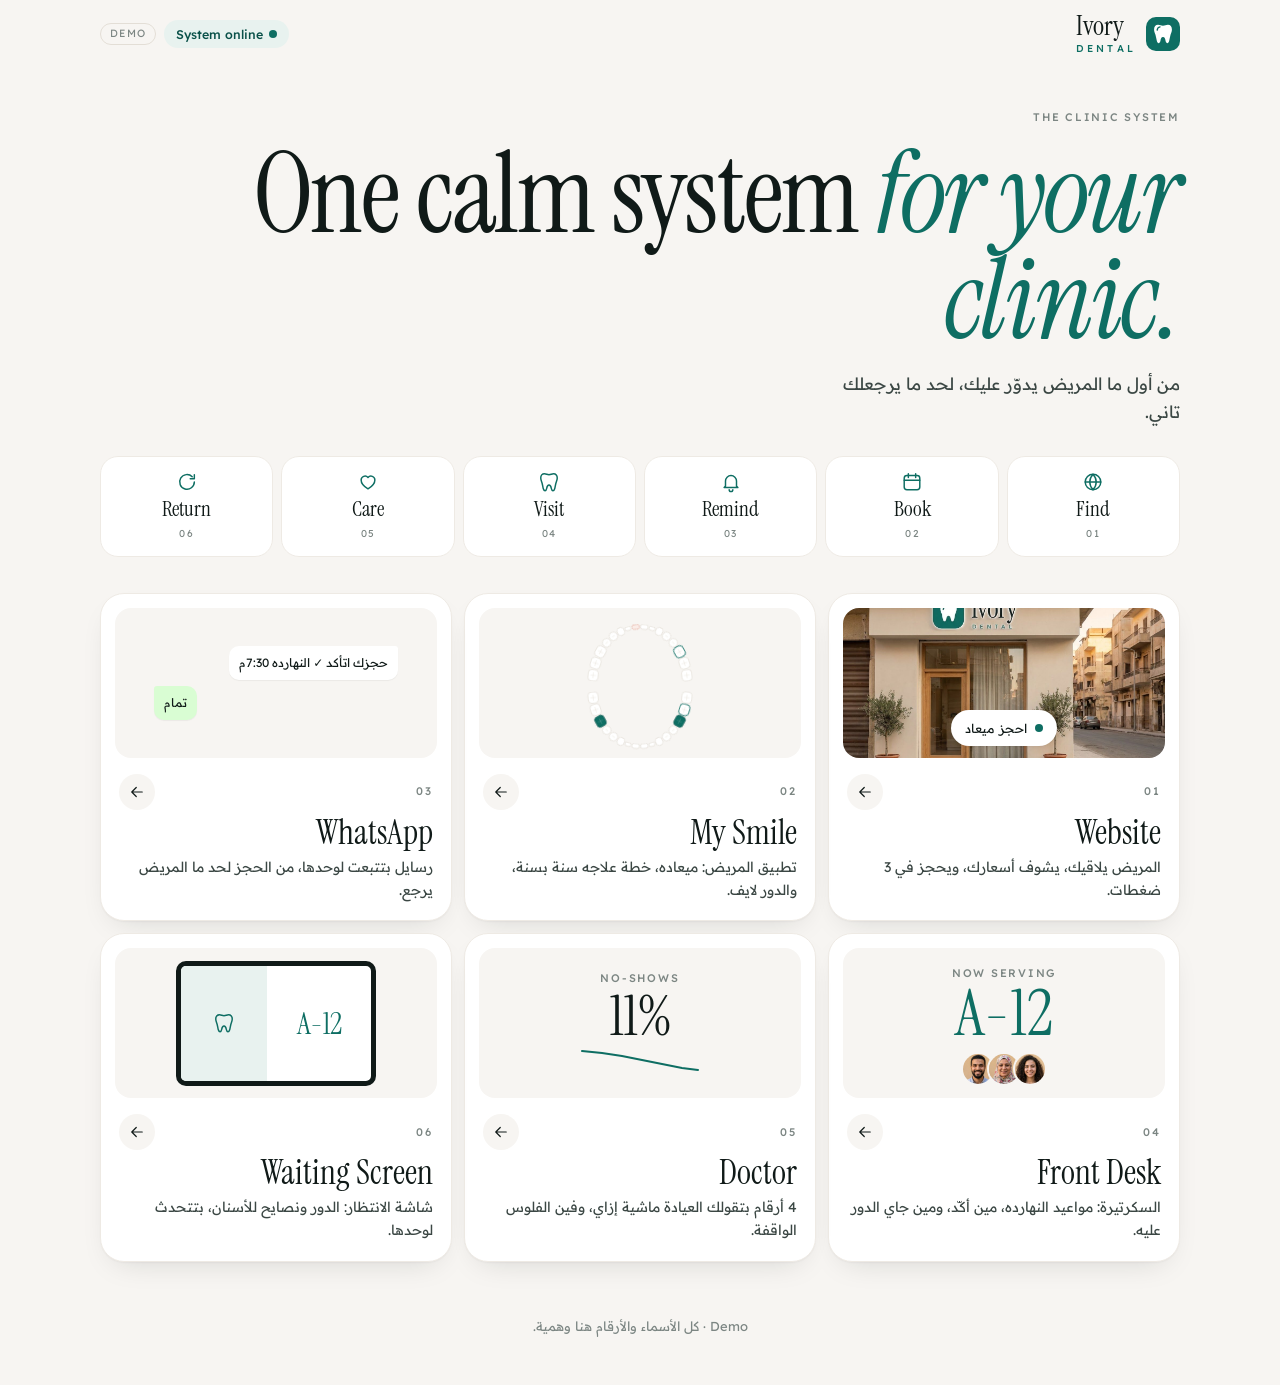
<file: index.html>
<!doctype html>
<html lang="ar" dir="rtl">
<head>
<meta charset="utf-8">
<meta name="viewport" content="width=device-width,initial-scale=1,viewport-fit=cover">
<title>Ivory Dental · The System</title>
<meta name="description" content="سيستم عيادة الأسنان: الموقع، تطبيق المريض، رسايل الواتساب، الاستقبال، ولوحة الدكتور.">
<meta name="theme-color" content="#F7F5F2">
<link rel="icon" href="assets/favicon.svg" type="image/svg+xml">
<link rel="preconnect" href="https://fonts.googleapis.com">
<link rel="preconnect" href="https://fonts.gstatic.com" crossorigin>
<link href="https://fonts.googleapis.com/css2?family=Instrument+Serif:ital@0;1&family=Readex+Pro:wght@300;400;500;600&display=swap" rel="stylesheet">
<meta property="og:title" content="Ivory Dental · The clinic system">
<meta property="og:description" content="سيستم عيادة أسنان كامل: موقع، تطبيق للمريض، واتساب أوتوماتيك، استقبال، ولوحة للدكتور (Demo).">
<meta property="og:image" content="https://a7madshiref001-ctrl.github.io/ivory-dental-demo/assets/og.jpg">
<meta property="og:type" content="website">
<meta name="twitter:card" content="summary_large_image">
<link rel="stylesheet" href="assets/ivory.css?v=3">
<style>
.hero{padding:36px 0 30px}
.hub-status{display:flex;align-items:center;gap:8px}
@media (max-width:380px){.hub-status .chip{display:none}}
.v-photo{position:absolute;inset:0;width:100%;height:100%;object-fit:cover}
.v-pill{position:relative;align-self:end;margin-bottom:12px;display:flex;align-items:center;gap:8px;padding:8px 14px;border-radius:999px;background:var(--card);box-shadow:var(--shadow);font-size:12.5px}
.v-avs{display:flex;direction:ltr;margin-top:10px;justify-content:center}
.v-avs img{width:34px;height:34px;border-radius:50%;object-fit:cover;border:2px solid var(--paper);margin-left:-8px}
.v-avs img:first-child{margin-left:0}
.hero .title{font-size:clamp(54px,14vw,112px);margin:12px 0 16px}
.hero p{font-size:17px;color:var(--ink-2);max-width:34ch}
.flow{display:grid;grid-template-columns:repeat(3,minmax(0,1fr));gap:8px;margin-bottom:36px}
@media (min-width:700px){.flow{grid-template-columns:repeat(6,minmax(0,1fr))}}
.flow li{display:grid;justify-items:center;gap:6px;padding:14px 6px;border-radius:var(--r);background:var(--card);border:1px solid var(--line-2);text-align:center}
.flow .ico{color:var(--teal)}
.flow b{font-family:var(--f-en);font-weight:400;font-size:21px;line-height:1;direction:ltr}
.flow small{font-size:10px;letter-spacing:.14em;color:var(--muted);direction:ltr}
.tiles{display:grid;gap:12px;padding-bottom:30px}
@media (min-width:640px){.tiles{grid-template-columns:repeat(2,minmax(0,1fr))}}
@media (min-width:1000px){.tiles{grid-template-columns:repeat(3,minmax(0,1fr))}}
.tile{display:flex;flex-direction:column;padding:14px 14px 18px;transition:transform .3s var(--ease),border-color .2s}
.tile:hover{transform:translateY(-4px);border-color:var(--teal-100)}
.vis{height:150px;border-radius:16px;background:var(--paper);display:grid;place-items:center;overflow:hidden;position:relative;margin-bottom:16px}
.tile-head{display:flex;justify-content:space-between;align-items:center;padding-inline:4px}
.tile h2{font-family:var(--f-en);font-weight:400;font-size:34px;line-height:1;direction:ltr;text-align:right;margin:6px 4px 6px}
.tile p{font-size:14px;color:var(--ink-2);padding-inline:4px}
.go{width:36px;height:36px;border-radius:50%;background:var(--paper);display:grid;place-items:center;transition:background-color .2s,color .2s}
.tile:hover .go{background:var(--teal);color:#fff}
.go .ico{width:18px;height:18px}

/* mini visuals */
.v-site{width:78%;background:#fff;border-radius:12px;box-shadow:var(--shadow);padding:10px 12px 12px}
.v-site .bar{display:flex;gap:4px;margin-bottom:10px;direction:ltr}
.v-site .bar i{width:6px;height:6px;border-radius:50%;background:var(--line)}
.v-site b{display:block;font-family:var(--f-en);font-weight:400;font-size:22px;line-height:1;direction:ltr;text-align:right}
.v-site b em{color:var(--teal)}
.v-site span{display:inline-flex;margin-top:10px;height:24px;padding:0 12px;border-radius:999px;background:var(--teal);color:#fff;font-size:11px;align-items:center}
.v-arch{width:118px}
.v-chat{display:grid;gap:6px;width:76%}
.v-chat span{padding:7px 10px;border-radius:10px;font-size:12px;box-shadow:0 1px 1px rgba(0,0,0,.05);animation:msgIn .6s var(--ease) both}
.v-chat .c{background:#fff;justify-self:start;border-top-right-radius:3px}
.v-chat .p{background:#D9FDD3;justify-self:end;border-top-left-radius:3px;animation-delay:.5s}
@keyframes msgIn{from{opacity:0;transform:translateY(6px)}}
.v-desk{text-align:center}
.v-desk b{display:block;font-family:var(--f-en);font-weight:400;font-size:64px;line-height:.9;color:var(--teal);direction:ltr}
.v-doc{display:grid;justify-items:center;gap:4px}
.v-doc b{font-family:var(--f-en);font-weight:400;font-size:56px;line-height:.9;direction:ltr}
.v-doc svg{width:120px;height:30px}
.v-doc path{fill:none;stroke:var(--teal);stroke-width:2;stroke-linecap:round}
.v-tv{width:62%;aspect-ratio:16/10;border-radius:10px;border:5px solid var(--ink);background:#fff;display:grid;grid-template-columns:1.2fr 1fr;overflow:hidden}
.v-tv div:first-child{display:grid;place-items:center;font-family:var(--f-en);font-size:30px;color:var(--teal);direction:ltr}
.v-tv div:last-child{background:var(--teal-50);display:grid;place-items:center;color:var(--teal)}
.foot{padding:24px 0 48px;text-align:center;font-size:13px;color:var(--muted)}
</style>
</head>
<body>
<header class="wrap top">
  <span class="brand"><span data-mark></span><span class="stack"><span class="name">Ivory</span><span class="label">Dental</span></span></span>
  <span class="hub-status"><span class="chip teal"><span class="live"></span><span class="ltr">System online</span></span><span class="demo-pill">Demo</span></span>
</header>

<main class="wrap">
  <section class="hero rv">
    <span class="label">The clinic system</span>
    <h1 class="title">One calm system <em>for your clinic.</em></h1>
    <p>من أول ما المريض يدوّر عليك، لحد ما يرجعلك تاني.</p>
  </section>

  <ol class="flow rv" aria-label="رحلة المريض">
    <li><i data-i="globe"></i><b>Find</b><small>01</small></li>
    <li><i data-i="calendar"></i><b>Book</b><small>02</small></li>
    <li><i data-i="bell"></i><b>Remind</b><small>03</small></li>
    <li><i data-i="tooth"></i><b>Visit</b><small>04</small></li>
    <li><i data-i="heart"></i><b>Care</b><small>05</small></li>
    <li><i data-i="redo"></i><b>Return</b><small>06</small></li>
  </ol>

  <section class="tiles">
    <a class="card tile rv" href="site.html">
      <div class="vis"><img class="v-photo" src="assets/img/storefront.jpg" alt="" loading="lazy"><div class="v-pill"><span class="live"></span>احجز ميعاد</div></div>
      <div class="tile-head"><span class="label">01</span><span class="go"><i data-i="arrow"></i></span></div>
      <h2>Website</h2>
      <p>المريض يلاقيك، يشوف أسعارك، ويحجز في 3 ضغطات.</p>
    </a>
    <a class="card tile rv" href="app.html">
      <div class="vis"><div class="v-arch" id="vArch"></div></div>
      <div class="tile-head"><span class="label">02</span><span class="go"><i data-i="arrow"></i></span></div>
      <h2>My Smile</h2>
      <p>تطبيق المريض: ميعاده، خطة علاجه سنة بسنة، والدور لايف.</p>
    </a>
    <a class="card tile rv" href="journey.html">
      <div class="vis"><div class="v-chat"><span class="c">حجزك اتأكد ✓ النهارده 7:30م</span><span class="p">تمام</span></div></div>
      <div class="tile-head"><span class="label">03</span><span class="go"><i data-i="arrow"></i></span></div>
      <h2>WhatsApp</h2>
      <p>رسايل بتتبعت لوحدها، من الحجز لحد ما المريض يرجع.</p>
    </a>
    <a class="card tile rv" href="desk.html">
      <div class="vis"><div class="v-desk"><span class="label">Now serving</span><b>A-12</b><div class="v-avs"><img src="assets/img/av-4.jpg" alt=""><img src="assets/img/av-8.jpg" alt=""><img src="assets/img/av-1.jpg" alt=""></div></div></div>
      <div class="tile-head"><span class="label">04</span><span class="go"><i data-i="arrow"></i></span></div>
      <h2>Front Desk</h2>
      <p>السكرتيرة: مواعيد النهارده، مين أكّد، ومين جاي الدور عليه.</p>
    </a>
    <a class="card tile rv" href="doctor.html">
      <div class="vis"><div class="v-doc"><span class="label">No-shows</span><b>11%</b><svg viewBox="0 0 120 30" aria-hidden="true"><path d="M2 6 L22 8 L42 11 L62 15 L82 19 L102 23 L118 25"/></svg></div></div>
      <div class="tile-head"><span class="label">05</span><span class="go"><i data-i="arrow"></i></span></div>
      <h2>Doctor</h2>
      <p>4 أرقام بتقولك العيادة ماشية إزاي، وفين الفلوس الواقفة.</p>
    </a>
    <a class="card tile rv" href="screen.html">
      <div class="vis"><div class="v-tv"><div>A-12</div><div><i data-i="tooth"></i></div></div></div>
      <div class="tile-head"><span class="label">06</span><span class="go"><i data-i="arrow"></i></span></div>
      <h2>Waiting Screen</h2>
      <p>شاشة الانتظار: الدور ونصايح للأسنان، بتتحدث لوحدها.</p>
    </a>
  </section>
</main>

<footer class="foot">Demo · كل الأسماء والأرقام هنا وهمية.</footer>

<script src="assets/ivory.js?v=3"></script>
<script>
  IV.toothChart(document.getElementById('vArch'), { status: IV.patient().teeth, numbers: false, cls: 'mini' });
</script>
</body>
</html>
</file>
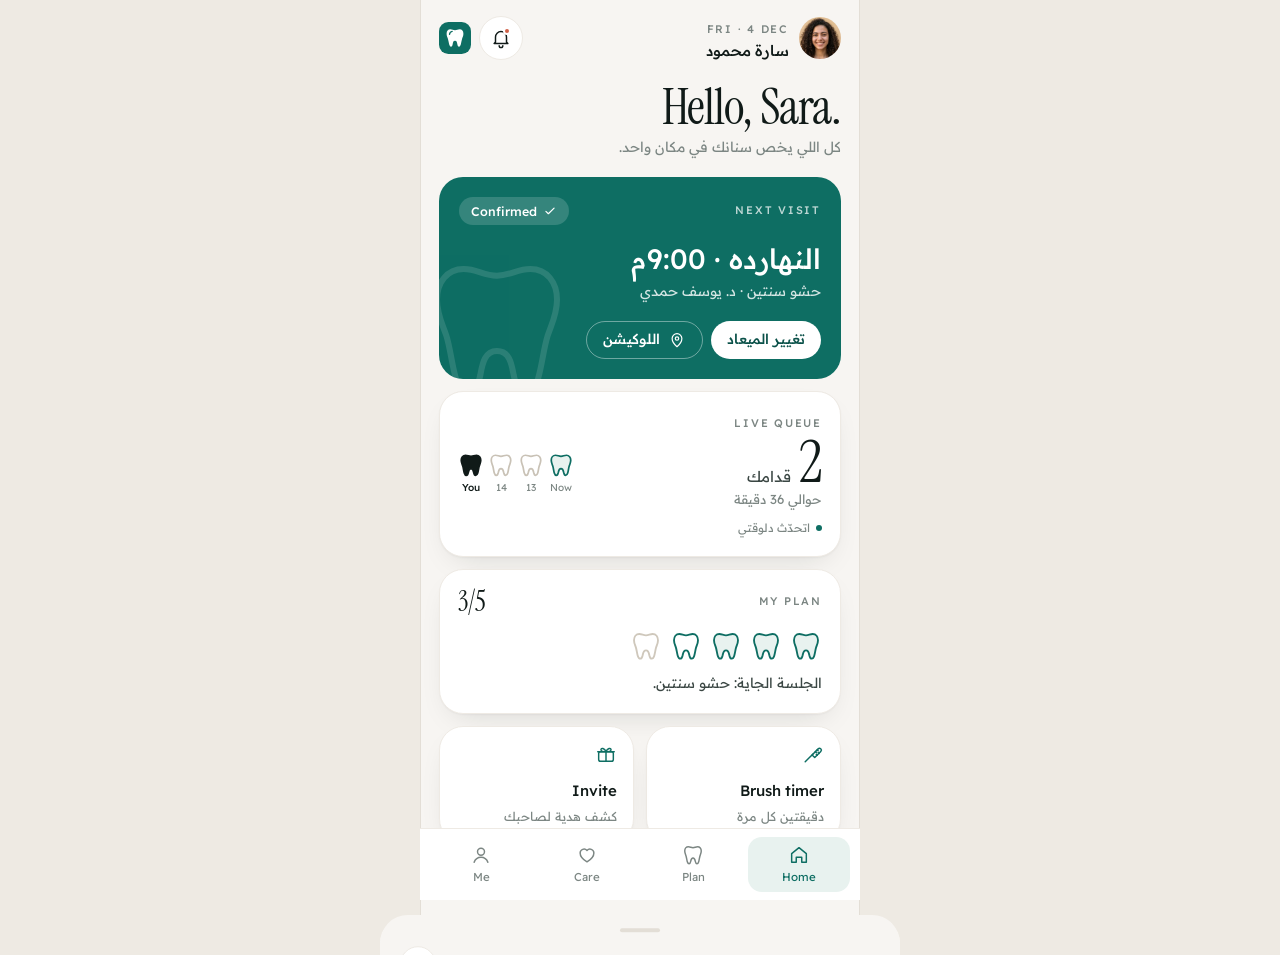
<file: app.html>
<!doctype html>
<html lang="ar" dir="rtl">
<head>
<meta charset="utf-8">
<meta name="viewport" content="width=device-width,initial-scale=1,viewport-fit=cover">
<title>My Smile · Ivory Dental</title>
<meta name="theme-color" content="#F7F5F2">
<link rel="icon" href="assets/favicon.svg" type="image/svg+xml">
<link rel="preconnect" href="https://fonts.googleapis.com">
<link rel="preconnect" href="https://fonts.gstatic.com" crossorigin>
<link href="https://fonts.googleapis.com/css2?family=Instrument+Serif:ital@0;1&family=Readex+Pro:wght@300;400;500;600&display=swap" rel="stylesheet">
<meta property="og:title" content="My Smile · Ivory Dental">
<meta property="og:description" content="تطبيق المريض: ميعادك، خطة علاجك سنة بسنة، والدور لايف (Demo).">
<meta property="og:image" content="https://a7madshiref001-ctrl.github.io/ivory-dental-demo/assets/og.jpg">
<meta name="twitter:card" content="summary_large_image">
<link rel="stylesheet" href="assets/ivory.css?v=3">
<style>
body{background:var(--paper-2)}
.phone{max-width:440px;min-height:100dvh;margin-inline:auto;background:var(--paper);padding:0 18px 112px;position:relative}
@media (min-width:600px){.phone{border-inline:1px solid var(--line)}}
.app-top{position:sticky;top:0;z-index:20;display:flex;align-items:center;justify-content:space-between;gap:10px;padding:16px 0 10px;background:var(--paper)}
.who{display:flex;align-items:center;gap:10px;min-width:0}
.av{width:42px;height:42px;border-radius:50%;background:var(--teal-50);color:var(--teal);display:grid;place-items:center;font-weight:600;flex:none}
.who b{display:block;font-weight:500;line-height:1.3}
.badge{position:absolute;top:10px;right:11px;width:8px;height:8px;border-radius:50%;background:var(--coral);border:2px solid var(--card)}
.view{display:none;padding-top:6px}
.view.on{display:block;animation:viewIn .45s var(--ease)}
@keyframes viewIn{from{opacity:0;transform:translateY(10px)}}
.v-title{font-size:50px;margin:8px 0 4px}
.v-sub{color:var(--muted);font-size:14px;margin-bottom:18px}
.stack{display:grid;gap:12px}
.sub-label{margin:26px 0 10px}

/* next visit */
.visit-card{position:relative;overflow:hidden;background:var(--teal);color:#fff;border-radius:var(--r-lg);padding:20px}
.visit-card .label{color:rgba(255,255,255,.72)}
.vc-top{display:flex;justify-content:space-between;align-items:center;gap:8px}
.chip.on-teal{background:rgba(255,255,255,.16);color:#fff}
.vc-when{font-size:28px;font-weight:500;line-height:1.25;margin-top:16px}
.vc-meta{color:rgba(255,255,255,.82);font-size:14px;margin-top:4px}
.vc-acts{display:flex;gap:8px;flex-wrap:wrap;margin-top:18px;position:relative;z-index:1}
.btn-light{background:#fff;color:var(--teal-ink)}
.btn-line{border:1px solid rgba(255,255,255,.4);color:#fff}
.vc-tooth{position:absolute;left:-22px;bottom:-30px;width:160px;height:160px;fill:none;stroke:#fff;stroke-width:.9;opacity:.12}

/* live queue */
.queue{padding:18px;display:flex;align-items:center;justify-content:space-between;gap:12px;transition:background-color .4s,border-color .4s}
.queue .q-big{display:flex;align-items:baseline;gap:8px;margin-top:2px;font-size:15px;color:var(--ink-2)}
.queue .q-big b{font-family:var(--f-en);font-weight:400;font-size:58px;line-height:.9;color:var(--ink)}
.queue .q-eta{font-size:13px;color:var(--muted)}
.q-upd{display:flex;align-items:center;gap:6px;font-size:11.5px;color:var(--muted);margin-top:8px}
.q-upd .live{width:6px;height:6px}
.top-end{display:flex;align-items:center;gap:8px}
.top-end .logo-mark{width:32px;height:32px}
.av.ph{object-fit:cover;padding:0}
.q-line{display:flex;gap:4px;align-items:flex-end}
.q-line span{display:grid;justify-items:center;gap:2px;font-size:10px;color:var(--muted);direction:ltr}
.q-line .ico{width:26px;height:26px;color:#C9C2B6}
.q-line .chair .ico{color:var(--teal);fill:var(--teal-50)}
.q-line .me .ico{color:var(--ink);fill:var(--ink)}
.q-line .me{color:var(--ink);font-weight:500}
.queue.turn{background:var(--teal-50);border-color:var(--teal-100)}
.queue.turn .q-big b{color:var(--teal)}
.queue.over{opacity:.7}

/* plan mini */
.pm{padding:18px;display:block;width:100%}
.pm-head{display:flex;justify-content:space-between;align-items:center}
.pm-head b{font-family:var(--f-en);font-weight:400;font-size:28px;line-height:1;direction:ltr}
.pm-teeth{display:flex;gap:8px;margin:14px 0 10px}
.pm-teeth .ico{width:32px;height:32px;color:#CFC8BC;stroke-width:1.4}
.pm-teeth .done{color:var(--teal);fill:var(--teal-50)}
.pm-teeth .next{color:var(--teal);animation:nextPulse 1.6s ease-in-out infinite}
@keyframes nextPulse{50%{opacity:.35}}
.pm p{font-size:14px;color:var(--ink-2)}
.duo{display:grid;grid-template-columns:repeat(2,minmax(0,1fr));gap:12px}
.mini{padding:16px;display:grid;justify-items:start;gap:2px;width:100%}
.mini .ico{color:var(--teal);margin-bottom:12px}
.mini b{font-weight:500;direction:ltr}
.mini span{font-size:12.5px;color:var(--muted)}

/* plan */
.chart-card{padding:14px 8px 16px}
.legend{display:flex;justify-content:center;gap:14px;flex-wrap:wrap;margin-top:4px}
.lg{display:inline-flex;align-items:center;gap:6px;font-size:12px;color:var(--ink-2);direction:ltr}
.lg i{width:12px;height:12px;border-radius:4px;border:1.5px solid}
.lg .d{background:var(--teal);border-color:var(--teal-ink)}
.lg .n{background:#fff;border-color:var(--teal)}
.lg .p{background:var(--coral-50);border-color:var(--coral);border-style:dashed}
.tinfo{margin-top:12px;padding:14px 16px;display:flex;align-items:center;gap:14px;min-height:78px}
.tinfo .tn{width:50px;height:50px;border-radius:14px;background:var(--paper);display:grid;place-items:center;font-family:var(--f-en);font-size:26px;direction:ltr;flex:none}
.tinfo b{font-weight:500;display:block}
.tinfo .grow{flex:1;min-width:0;font-size:13px;color:var(--muted)}
.tinfo.pop{animation:popIn .35s var(--ease)}
@keyframes popIn{from{transform:scale(.97);opacity:.4}}
.timeline li{display:flex;gap:14px;align-items:flex-start;position:relative;padding-bottom:18px}
.timeline li::before{content:"";position:absolute;top:28px;bottom:0;right:13px;width:2px;background:var(--line)}
.timeline li:last-child::before{display:none}
.timeline li.done::before{background:var(--teal)}
.tl-dot{width:28px;height:28px;border-radius:50%;border:2px solid var(--line);background:var(--paper);display:grid;place-items:center;flex:none;position:relative;z-index:1}
.tl-dot .ico{width:15px;height:15px;stroke-width:2.2}
.done .tl-dot{background:var(--teal);border-color:var(--teal);color:#fff}
.next .tl-dot{border-color:var(--teal)}
.next .tl-dot::after{content:"";width:9px;height:9px;border-radius:50%;background:var(--teal);animation:nextPulse 1.6s infinite}
.timeline b{display:block;font-weight:500;line-height:1.4}
.timeline small{font-size:12.5px;color:var(--muted)}
.planned b{color:var(--muted)}
.pay{padding:18px}
.pay-top{display:flex;justify-content:space-between;align-items:baseline;gap:8px}
.pay-top b{font-family:var(--f-en);font-weight:400;font-size:34px;line-height:1;direction:ltr}
.bar{height:8px;border-radius:8px;background:var(--line-2);overflow:hidden;margin:14px 0 8px}
.bar i{display:block;height:100%;border-radius:8px;background:var(--teal);transform-origin:right;animation:grow 1.1s var(--ease) both .2s}
@keyframes grow{from{transform:scaleX(0)}}
.pay-row{display:flex;justify-content:space-between;font-size:13px;color:var(--muted)}

/* care */
.after{padding:18px}
.steps{display:grid;gap:8px;margin:14px 0}
.steps li{display:flex;align-items:center;gap:12px;padding:12px;border-radius:16px;background:var(--paper);cursor:pointer;transition:background-color .2s}
.steps .si{width:42px;height:42px;border-radius:13px;background:var(--card);color:var(--teal);display:grid;place-items:center;flex:none}
.steps p{flex:1;font-size:14.5px;line-height:1.45}
.steps .tick{width:28px;height:28px;border-radius:50%;border:1.5px solid var(--line);display:grid;place-items:center;color:transparent;flex:none;transition:background-color .2s,border-color .2s,color .2s}
.steps .tick .ico{width:15px;height:15px;stroke-width:2.4}
.steps li.ok .tick{background:var(--teal);border-color:var(--teal);color:#fff}
.steps li.ok p{color:var(--muted);text-decoration:line-through;text-decoration-color:var(--line)}

.brush{padding:20px;text-align:center}
.brush-head{display:flex;justify-content:space-between;align-items:center}
.ringwrap{position:relative;width:184px;height:184px;margin:14px auto 6px}
.ringwrap .r{width:100%;height:100%;transform:rotate(-90deg)}
.r .bg{fill:none;stroke:var(--line-2);stroke-width:8}
.r .fg{fill:none;stroke:var(--teal);stroke-width:8;stroke-linecap:round;stroke-dasharray:502.65;stroke-dashoffset:502.65;transition:stroke-dashoffset 1s linear}
.ringwrap .mid{position:absolute;inset:0;display:grid;place-items:center;align-content:center;gap:4px}
.mid b{font-family:var(--f-en);font-weight:400;font-size:50px;line-height:1;direction:ltr}
.mid span{font-size:13px;color:var(--muted)}
.brush .mini-arch{width:118px;margin:4px auto 12px}
.brush.running .mid b{color:var(--teal)}
.brush.finished .mini-arch .shape{fill:var(--teal);stroke:var(--teal-ink);transition:fill .5s}
.recall{padding:18px;display:flex;align-items:center;gap:16px}
.mo{width:66px;height:66px;flex:none;position:relative}
.mo svg{width:100%;height:100%;transform:rotate(-90deg)}
.mo .bg{fill:none;stroke:var(--line-2);stroke-width:6}
.mo .fg{fill:none;stroke:var(--teal);stroke-width:6;stroke-linecap:round}
.mo b{position:absolute;inset:0;display:grid;place-items:center;font-family:var(--f-en);font-weight:400;font-size:26px;direction:ltr}
.recall p{font-size:13px;color:var(--muted)}

/* me */
.me-head{display:grid;justify-items:center;text-align:center;padding:16px 0 18px}
.me-head .av{width:78px;height:78px;font-size:30px;margin-bottom:10px}
.me-head b{font-weight:500;font-size:18px}
.list{overflow:hidden}
.list > button{display:flex;align-items:center;gap:14px;width:100%;padding:16px 18px;border-bottom:1px solid var(--line-2);text-align:right}
.list > button:last-child{border-bottom:0}
.list .ico{color:var(--teal)}
.list .grow{flex:1;min-width:0;display:grid;line-height:1.35}
.list .grow b{font-weight:500;direction:ltr;text-align:right}
.list small{font-size:12.5px;color:var(--muted)}
.list .chev{color:var(--muted);width:18px;height:18px}

/* tab bar */
.tabbar{position:fixed;bottom:0;left:50%;transform:translateX(-50%);width:min(440px,100%);z-index:40;display:grid;grid-template-columns:repeat(4,1fr);gap:4px;padding:8px 10px calc(8px + env(safe-area-inset-bottom));background:var(--card);border-top:1px solid var(--line-2)}
.tabbar button{display:grid;justify-items:center;gap:2px;padding:7px 0 5px;border-radius:14px;font-size:11.5px;color:var(--muted);direction:ltr;transition:color .2s,background-color .2s}
.tabbar button.on{color:var(--teal);background:var(--teal-50)}
.tabbar button.on .ico{animation:pop .35s var(--ease)}
@keyframes pop{50%{transform:scale(1.18)}}

/* sheets */
.opts{display:grid;gap:8px;margin:14px 0 6px}
.slot{display:flex;align-items:center;justify-content:space-between;gap:10px;padding:14px 16px;border-radius:16px;border:1px solid var(--line);background:var(--card);text-align:right}
.slot.on{border-color:var(--teal);background:var(--teal-50)}
.rate{display:flex;justify-content:center;gap:6px;margin:22px 0;direction:ltr}
.rate button{width:50px;height:50px;display:grid;place-items:center;color:#D8D1C5;transition:transform .2s var(--ease),color .2s}
.rate button .ico{width:40px;height:40px;fill:currentColor;stroke:none}
.rate button.on{color:var(--gold)}
.rate button:active{transform:scale(.85)}
.gift{width:96px;height:96px;border-radius:30px;background:var(--teal-50);color:var(--teal);display:grid;place-items:center;margin:8px auto 16px}
.gift .ico{width:48px;height:48px;stroke-width:1.3}

.code{display:flex;align-items:center;justify-content:space-between;gap:10px;padding:10px 10px 10px 16px;border:1.5px dashed var(--teal-100);border-radius:18px;background:var(--card);margin:18px 0 10px}
.code b{font-family:var(--f-en);font-weight:400;font-size:30px;letter-spacing:.04em;direction:ltr;padding-right:6px}
.xray{border-radius:20px;overflow:hidden;margin:12px 0 14px;background:#000}
.xray img{width:100%;display:block}
.xray-cap{display:flex;justify-content:space-between;font-size:12px;color:var(--muted);margin:-6px 4px 14px}
.files{overflow:hidden}
.files > div{display:flex;align-items:center;gap:12px;padding:14px 16px;border-bottom:1px solid var(--line-2)}
.files > div:last-child{border-bottom:0}
.files .grow{flex:1;display:grid;line-height:1.35}
.files small{font-size:12.5px;color:var(--muted)}
.files .ico{color:var(--teal)}
.notes > div{display:flex;gap:12px;align-items:flex-start;padding:14px 0;border-bottom:1px solid var(--line-2)}
.notes > div:last-child{border-bottom:0}
.notes .si{width:38px;height:38px;border-radius:12px;background:var(--teal-50);color:var(--teal);display:grid;place-items:center;flex:none}
.notes b{font-weight:500;display:block;line-height:1.4}
.notes small{font-size:12.5px;color:var(--muted)}
.center{text-align:center!important}
</style>
</head>
<body>
<div class="phone">
  <header class="app-top">
    <div class="who">
      <img class="av ph" src="assets/img/av-1.jpg" alt="">
      <div><span class="label" id="today"></span><b>سارة محمود</b></div>
    </div>
    <div class="top-end">
      <button class="icon-btn" data-sheet="notes" aria-label="الإشعارات"><i data-i="bell"></i><span class="badge"></span></button>
      <span data-mark></span>
    </div>
  </header>

  <main>
    <!-- HOME -->
    <section class="view on" id="v-home">
      <h1 class="title v-title">Hello, Sara.</h1>
      <p class="v-sub">كل اللي يخص سنانك في مكان واحد.</p>
      <div class="stack">
        <article class="visit-card">
          <div class="vc-top">
            <span class="label">Next visit</span>
            <span class="chip on-teal"><i data-i="check"></i><span class="ltr">Confirmed</span></span>
          </div>
          <div class="vc-when" id="vcWhen"></div>
          <div class="vc-meta">حشو سنتين · د. يوسف حمدي</div>
          <div class="vc-acts">
            <button class="btn btn-light btn-sm" data-sheet="resched">تغيير الميعاد</button>
            <button class="btn btn-line btn-sm" data-dead><i data-i="pin"></i>اللوكيشن</button>
          </div>
          <svg class="vc-tooth" viewBox="0 0 24 24" aria-hidden="true"><path d=""/></svg>
        </article>

        <article class="card queue" id="queue" aria-live="polite">
          <div>
            <span class="label">Live queue</span>
            <div class="q-big" id="qBig"></div>
            <div class="q-eta" id="qEta"></div>
            <div class="q-upd"><span class="live"></span><span id="qUpd"></span></div>
          </div>
          <div class="q-line" id="qLine"></div>
        </article>

        <button class="card pm" data-go="plan">
          <div class="pm-head"><span class="label">My plan</span><b id="pmCount">3/5</b></div>
          <div class="pm-teeth" id="pmTeeth"></div>
          <p>الجلسة الجاية: حشو سنتين.</p>
        </button>

        <div class="duo">
          <button class="card mini" data-go="care"><i data-i="brush"></i><b>Brush timer</b><span>دقيقتين كل مرة</span></button>
          <button class="card mini" data-sheet="refer"><i data-i="gift"></i><b>Invite</b><span>كشف هدية لصاحبك</span></button>
        </div>
      </div>
    </section>

    <!-- PLAN -->
    <section class="view" id="v-plan">
      <h1 class="title v-title">My Plan</h1>
      <p class="v-sub">اضغط على أي سنة وشوف حصل فيها إيه.</p>
      <div class="card chart-card">
        <div id="arch"></div>
        <div class="legend">
          <span class="lg"><i class="d"></i>Done</span>
          <span class="lg"><i class="n"></i>Next</span>
          <span class="lg"><i class="p"></i>Planned</span>
        </div>
      </div>
      <div class="card tinfo" id="tinfo">
        <span class="tn"><i data-i="tooth"></i></span>
        <div class="grow">اختار سنة من الخريطة.</div>
      </div>

      <span class="label sub-label">Sessions</span>
      <ol class="timeline" id="timeline"></ol>

      <span class="label sub-label" id="payAnchor">Payments</span>
      <article class="card pay">
        <div class="pay-top"><span class="muted" style="font-size:13px">الباقي</span><b id="payLeft"></b></div>
        <div class="bar"><i id="payBar"></i></div>
        <div class="pay-row"><span id="payPaid"></span><span id="payTotal"></span></div>
      </article>
    </section>

    <!-- CARE -->
    <section class="view" id="v-care">
      <h1 class="title v-title">Care</h1>
      <p class="v-sub" id="careSub"></p>
      <div class="stack">
        <article class="card after">
          <span class="label">After your filling</span>
          <ul class="steps" id="steps">
            <li><span class="si"><i data-i="noeat"></i></span><p>متاكلش أي حاجة لمدة ساعتين.</p><span class="tick"><i data-i="check"></i></span></li>
            <li><span class="si"><i data-i="snow"></i></span><p>ابعد عن الساقع والسخن أوي النهارده.</p><span class="tick"><i data-i="check"></i></span></li>
            <li><span class="si"><i data-i="wave"></i></span><p>إحساس خفيف في السنة أول يومين طبيعي.</p><span class="tick"><i data-i="check"></i></span></li>
          </ul>
          <button class="btn btn-ghost btn-block" data-dead><i data-i="phone"></i>فيه ألم شديد؟ كلّمنا</button>
        </article>

        <article class="card brush" id="brush">
          <div class="brush-head"><span class="label">Brush timer</span><button class="icon-btn sm" id="brushReset" aria-label="من الأول"><i data-i="redo"></i></button></div>
          <div class="ringwrap">
            <svg class="r" viewBox="0 0 184 184" aria-hidden="true"><circle class="bg" cx="92" cy="92" r="80"/><circle class="fg" id="ringFg" cx="92" cy="92" r="80"/></svg>
            <div class="mid"><b id="brushTime">2:00</b><span id="brushHint">جاهز؟</span></div>
          </div>
          <div class="mini-arch" id="miniArch"></div>
          <button class="btn btn-primary" id="brushBtn"><i data-i="play"></i>ابدأ</button>
        </article>

        <article class="card recall">
          <div class="mo">
            <svg viewBox="0 0 66 66" aria-hidden="true"><circle class="bg" cx="33" cy="33" r="28"/><circle class="fg" cx="33" cy="33" r="28" stroke-dasharray="175.9" stroke-dashoffset="117.3"/></svg>
            <b>4</b>
          </div>
          <div><span class="label">Next cleaning</span><div style="font-weight:500">بعد 4 شهور</div><p>هنفكّرك قبلها بأسبوع.</p></div>
        </article>
      </div>
    </section>

    <!-- ME -->
    <section class="view" id="v-me">
      <div class="me-head">
        <img class="av ph" src="assets/img/av-1.jpg" alt="">
        <b>سارة محمود</b>
        <span class="muted ltr" style="font-size:13px">010 •••• 4821</span>
      </div>
      <div class="card list">
        <button data-go="plan" data-to="payAnchor"><i data-i="wallet"></i><span class="grow"><b>Payments</b><small id="meLeft"></small></span><i data-i="chev" class="chev"></i></button>
        <button data-sheet="files"><i data-i="file"></i><span class="grow"><b>X-rays &amp; files</b><small>3 ملفات</small></span><i data-i="chev" class="chev"></i></button>
        <button data-sheet="refer"><i data-i="gift"></i><span class="grow"><b>Invite a friend</b><small>كشف هدية لصاحبك</small></span><i data-i="chev" class="chev"></i></button>
        <button data-sheet="rate"><i data-i="star"></i><span class="grow"><b>Rate us</b><small>رأيك في آخر زيارة</small></span><i data-i="chev" class="chev"></i></button>
      </div>
      <div style="display:flex;justify-content:center;margin-top:22px"><a class="sys" href="index.html"><i data-i="grid"></i>System</a></div>
    </section>
  </main>

  <nav class="tabbar" aria-label="التنقل">
    <button class="on" data-v="home"><i data-i="home"></i>Home</button>
    <button data-v="plan"><i data-i="tooth"></i>Plan</button>
    <button data-v="care"><i data-i="heart"></i>Care</button>
    <button data-v="me"><i data-i="user"></i>Me</button>
  </nav>
</div>

<!-- sheets -->
<div class="sheet" id="resched" role="dialog" aria-modal="true" aria-label="تغيير الميعاد">
  <div class="grip"></div>
  <div class="sheet-head"><span class="label">Reschedule</span><button class="icon-btn sm" data-close aria-label="إغلاق"><i data-i="x"></i></button></div>
  <h2 class="title">New time?</h2>
  <p class="muted">أقرب مواعيد فاضية مع د. يوسف.</p>
  <div class="opts" id="slots">
    <button class="slot" data-slot="السبت · 6:00م"><span>السبت 31 أكتوبر</span><b class="tnum" style="font-weight:500">6:00م</b></button>
    <button class="slot" data-slot="الأحد · 7:30م"><span>الأحد 1 نوفمبر</span><b class="tnum" style="font-weight:500">7:30م</b></button>
    <button class="slot" data-slot="الإثنين · 8:30م"><span>الإثنين 2 نوفمبر</span><b class="tnum" style="font-weight:500">8:30م</b></button>
  </div>
  <button class="btn btn-primary btn-block" id="slotOk" disabled>تأكيد</button>
</div>

<div class="sheet" id="rate" role="dialog" aria-modal="true" aria-label="التقييم">
  <div class="grip"></div>
  <div class="sheet-head"><span class="label">Rate us</span><button class="icon-btn sm" data-close aria-label="إغلاق"><i data-i="x"></i></button></div>
  <h2 class="title center">How was it?</h2>
  <p class="muted center" id="rateSub"></p>
  <div class="rate" id="rateStars"></div>
  <button class="btn btn-primary btn-block" id="rateOk" disabled>ابعت</button>
</div>

<div class="sheet" id="refer" role="dialog" aria-modal="true" aria-label="ادعي صاحبك">
  <div class="grip"></div>
  <div class="sheet-head"><span class="label">Invite</span><button class="icon-btn sm" data-close aria-label="إغلاق"><i data-i="x"></i></button></div>
  <div class="gift"><i data-i="gift"></i></div>
  <h2 class="title center">Share a smile.</h2>
  <p class="muted center">صاحبك ياخد كشف هدية، وإنتِ تاخدي تنضيف بنص التمن.</p>
  <div class="code"><b>SARA-25</b><button class="btn btn-ghost btn-sm" id="copyCode"><i data-i="copy"></i>نسخ</button></div>
  <button class="btn btn-primary btn-block" data-dead><i data-i="share"></i>ابعته على واتساب</button>
</div>

<div class="sheet" id="files" role="dialog" aria-modal="true" aria-label="الأشعة والملفات">
  <div class="grip"></div>
  <div class="sheet-head"><span class="label">X-rays &amp; files</span><button class="icon-btn sm" data-close aria-label="إغلاق"><i data-i="x"></i></button></div>
  <div class="xray"><img src="assets/img/xray.jpg" alt="أشعة بانوراما" loading="lazy"></div>
  <div class="xray-cap"><span>أشعة بانوراما</span><span id="xrayDate"></span></div>
  <div class="card files">
    <div><i data-i="file"></i><span class="grow"><b style="font-weight:500">أشعة بانوراما</b><small>5 أكتوبر</small></span></div>
    <div><i data-i="file"></i><span class="grow"><b style="font-weight:500">أشعة سنة 36</b><small>12 أكتوبر</small></span></div>
    <div><i data-i="file"></i><span class="grow"><b style="font-weight:500">روشتة</b><small>12 أكتوبر</small></span></div>
  </div>
</div>

<div class="sheet" id="notes" role="dialog" aria-modal="true" aria-label="الإشعارات">
  <div class="grip"></div>
  <div class="sheet-head"><span class="label">Updates</span><button class="icon-btn sm" data-close aria-label="إغلاق"><i data-i="x"></i></button></div>
  <div class="notes">
    <div><span class="si"><i data-i="clock"></i></span><div><b>دورك قرّب</b><small>تابعي الدور من الرئيسية.</small></div></div>
    <div><span class="si"><i data-i="calendar"></i></span><div><b id="noteVisit"></b><small>اتأكد امبارح.</small></div></div>
    <div><span class="si"><i data-i="heart"></i></span><div><b>تعليمات بعد الحشو</b><small>موجودة في Care.</small></div></div>
  </div>
</div>

<script src="assets/ivory.js?v=3"></script>
<script>
(function () {
  const { icon, money, toast, sheet, closeSheets, toothChart, desk, queueFrom } = IV;
  const PATIENT = IV.patient();
  const $ = (s, r) => (r || document).querySelector(s);
  $('.vc-tooth path').setAttribute('d', IV.TOOTH);
  $('#today').textContent = IV.enDate();
  $('#vcWhen').textContent = PATIENT.visit;
  $('#noteVisit').textContent = `ميعادك ${PATIENT.visit}`;
  $('#careSub').textContent = `تعليمات آخر جلسة · حشو ${PATIENT.lastVisit}`;
  $('#rateSub').textContent = `زيارة ${PATIENT.lastVisit} · حشو`;
  $('#xrayDate').textContent = PATIENT.sessions[0].when;

  /* tabs */
  const views = ['home', 'plan', 'care', 'me'];
  function go(v, anchor) {
    if (!views.includes(v)) v = 'home';
    document.querySelectorAll('.view').forEach((el) => el.classList.toggle('on', el.id === 'v-' + v));
    document.querySelectorAll('.tabbar button').forEach((b) => b.classList.toggle('on', b.dataset.v === v));
    if (v === 'plan') renderChart();
    if (anchor) setTimeout(() => document.getElementById(anchor).scrollIntoView({ behavior: 'smooth', block: 'center' }), 60);
    else window.scrollTo({ top: 0 });
    history.replaceState(null, '', v === 'home' ? location.pathname : '#' + v);
  }
  document.addEventListener('click', (e) => {
    const t = e.target.closest('[data-v],[data-go]');
    if (t) go(t.dataset.v || t.dataset.go, t.dataset.to);
  });

  /* home: plan mini */
  const done = PATIENT.sessions.filter((s) => s.st === 'done').length;
  $('#pmCount').textContent = `${done}/${PATIENT.sessions.length}`;
  $('#pmTeeth').innerHTML = PATIENT.sessions.map((s) => icon('tooth', s.st === 'done' ? 'done' : s.st === 'next' ? 'next' : '')).join('');

  /* home: live queue (fed by the front desk) */
  function renderQueue() {
    const q = queueFrom(desk.get());
    const me = PATIENT.ticket;
    const card = $('#queue');
    card.classList.remove('turn', 'over');
    const waitingBefore = q.waiting.filter((w) => w.n < me).length;
    if (q.now === me) {
      card.classList.add('turn');
      $('#qBig').innerHTML = '<b>0</b> دورك دلوقتي';
      $('#qEta').textContent = 'اتفضلي أوضة 1.';
    } else if (q.waiting.some((w) => w.n === me)) {
      $('#qBig').innerHTML = waitingBefore ? `<b>${waitingBefore}</b> قدامك` : '<b>1</b> إنتِ الجاية';
      $('#qEta').textContent = `حوالي ${(waitingBefore + 1) * 12} دقيقة`;
    } else {
      card.classList.add('over');
      $('#qBig').innerHTML = `<b>${icon('check', 'lg')}</b> خلصت النهارده`;
      $('#qEta').textContent = 'سلامتك. التعليمات في Care.';
    }
    const line = [];
    if (q.now) line.push(`<span class="chair">${icon('tooth')}${q.now === me ? 'You' : 'Now'}</span>`);
    q.waiting.filter((w) => w.n <= me).forEach((w) => {
      line.push(`<span class="${w.n === me ? 'me' : ''}">${icon('tooth')}${w.n === me ? 'You' : w.n}</span>`);
    });
    $('#qLine').innerHTML = line.join('');
    paintUpd();
  }
  const paintUpd = () => { $('#qUpd').textContent = `اتحدّث ${IV.rel(desk.stamp())}`; };
  renderQueue();
  desk.on(renderQueue);
  setInterval(paintUpd, 15000);

  /* plan */
  const tinfo = $('#tinfo');
  const ST = { done: ['Done', 'teal'], next: ['Next', 'ink'], planned: ['Planned', 'coral'] };
  function renderChart() {
    toothChart($('#arch'), {
      status: PATIENT.teeth,
      center: [`${done}/${PATIENT.sessions.length}`, 'SESSIONS'],
      onPick(n) {
        const info = PATIENT.info[n];
        const st = PATIENT.teeth[n];
        tinfo.classList.remove('pop'); void tinfo.offsetWidth; tinfo.classList.add('pop');
        tinfo.innerHTML = info
          ? `<span class="tn">${n}</span><div class="grow"><b style="color:var(--ink)">${info.ar}</b>${info.when}</div><span class="chip ${ST[st][1]}"><span class="ltr">${ST[st][0]}</span></span>`
          : `<span class="tn">${n}</span><div class="grow"><b style="color:var(--ink)">سليمة</b>مفيش عليها شغل.</div><span class="chip"><span class="ltr">Healthy</span></span>`;
      },
    });
  }
  const tlIcon = { done: icon('check'), next: '', planned: '' };
  $('#timeline').innerHTML = PATIENT.sessions.map((s) => `
    <li class="${s.st}"><span class="tl-dot">${tlIcon[s.st]}</span><div><b>${s.ar}</b><small>${s.when}</small></div></li>`).join('');
  const { total, paid } = PATIENT.pay;
  $('#payLeft').textContent = IV.fmt(total - paid);
  $('#payBar').style.width = (paid / total * 100) + '%';
  $('#payPaid').textContent = `اتدفع ${money(paid)}`;
  $('#payTotal').textContent = `من ${money(total)}`;
  $('#meLeft').textContent = `الباقي ${money(total - paid)}`;

  /* care: aftercare checklist */
  $('#steps').addEventListener('click', (e) => {
    const li = e.target.closest('li');
    if (!li) return;
    li.classList.toggle('ok');
    if ([...document.querySelectorAll('#steps li')].every((x) => x.classList.contains('ok'))) toast('تمام كده ✓ سلامتك');
  });

  /* care: brush timer — 30 sec per quarter */
  const QUARTERS = [[1, 'فوق يمين'], [2, 'فوق شمال'], [3, 'تحت شمال'], [4, 'تحت يمين']];
  const TOTAL = 120;
  const C = 502.65;
  const brushEl = $('#brush');
  const miniSvg = toothChart($('#miniArch'), { numbers: false, cls: 'mini' });
  let left = TOTAL;
  let timer = null;
  function paintBrush() {
    const m = Math.floor(left / 60);
    const s = String(left % 60).padStart(2, '0');
    $('#brushTime').textContent = `${m}:${s}`;
    $('#ringFg').style.strokeDashoffset = C * (left / TOTAL);
    miniSvg.classList.remove('q1', 'q2', 'q3', 'q4');
    if (timer) {
      const q = QUARTERS[Math.min(3, Math.floor((TOTAL - left) / 30))];
      miniSvg.classList.add('q' + q[0]);
      $('#brushHint').textContent = q[1];
    }
  }
  function stopBrush(label) {
    clearInterval(timer);
    timer = null;
    brushEl.classList.remove('running');
    $('#brushBtn').innerHTML = icon('play') + label;
  }
  $('#brushBtn').addEventListener('click', () => {
    if (timer) { stopBrush('كمّل'); $('#brushHint').textContent = 'واقف'; return; }
    if (left === 0) { left = TOTAL; brushEl.classList.remove('finished'); }
    brushEl.classList.add('running');
    $('#brushBtn').innerHTML = icon('pause') + 'وقّف';
    timer = setInterval(() => {
      left -= 1;
      if (left <= 0) {
        left = 0;
        stopBrush('تاني');
        brushEl.classList.add('finished');
        $('#brushHint').textContent = 'برافو ✨';
        toast('سنانك بتلمع ✨');
      }
      paintBrush();
    }, 1000);
    paintBrush();
  });
  $('#brushReset').addEventListener('click', () => {
    stopBrush('ابدأ');
    left = TOTAL;
    brushEl.classList.remove('finished');
    $('#brushHint').textContent = 'جاهز؟';
    paintBrush();
  });
  requestAnimationFrame(paintBrush);

  /* sheets */
  let slot = null;
  $('#slots').addEventListener('click', (e) => {
    const b = e.target.closest('.slot');
    if (!b) return;
    document.querySelectorAll('.slot').forEach((x) => x.classList.toggle('on', x === b));
    slot = b.dataset.slot;
    $('#slotOk').disabled = false;
  });
  $('#slotOk').addEventListener('click', () => {
    $('#vcWhen').textContent = slot;
    closeSheets();
    toast('اتغيّر الميعاد ✓ هيوصلك تأكيد على واتساب');
  });

  let stars = 0;
  $('#rateStars').innerHTML = [1, 2, 3, 4, 5].map((n) => `<button data-star="${n}" aria-label="${n} نجوم">${icon('star')}</button>`).join('');
  $('#rateStars').addEventListener('click', (e) => {
    const b = e.target.closest('[data-star]');
    if (!b) return;
    stars = +b.dataset.star;
    document.querySelectorAll('#rateStars button').forEach((x) => x.classList.toggle('on', +x.dataset.star <= stars));
    $('#rateOk').disabled = false;
  });
  $('#rateOk').addEventListener('click', () => { closeSheets(); toast('شكرًا يا سارة ✓'); });

  $('#copyCode').addEventListener('click', () => {
    const done = () => toast('الكود اتنسخ ✓');
    if (navigator.clipboard) navigator.clipboard.writeText('SARA-25').then(done, done); else done();
  });


  go(location.hash.slice(1) || 'home');
})();
</script>
</body>
</html>
</file>
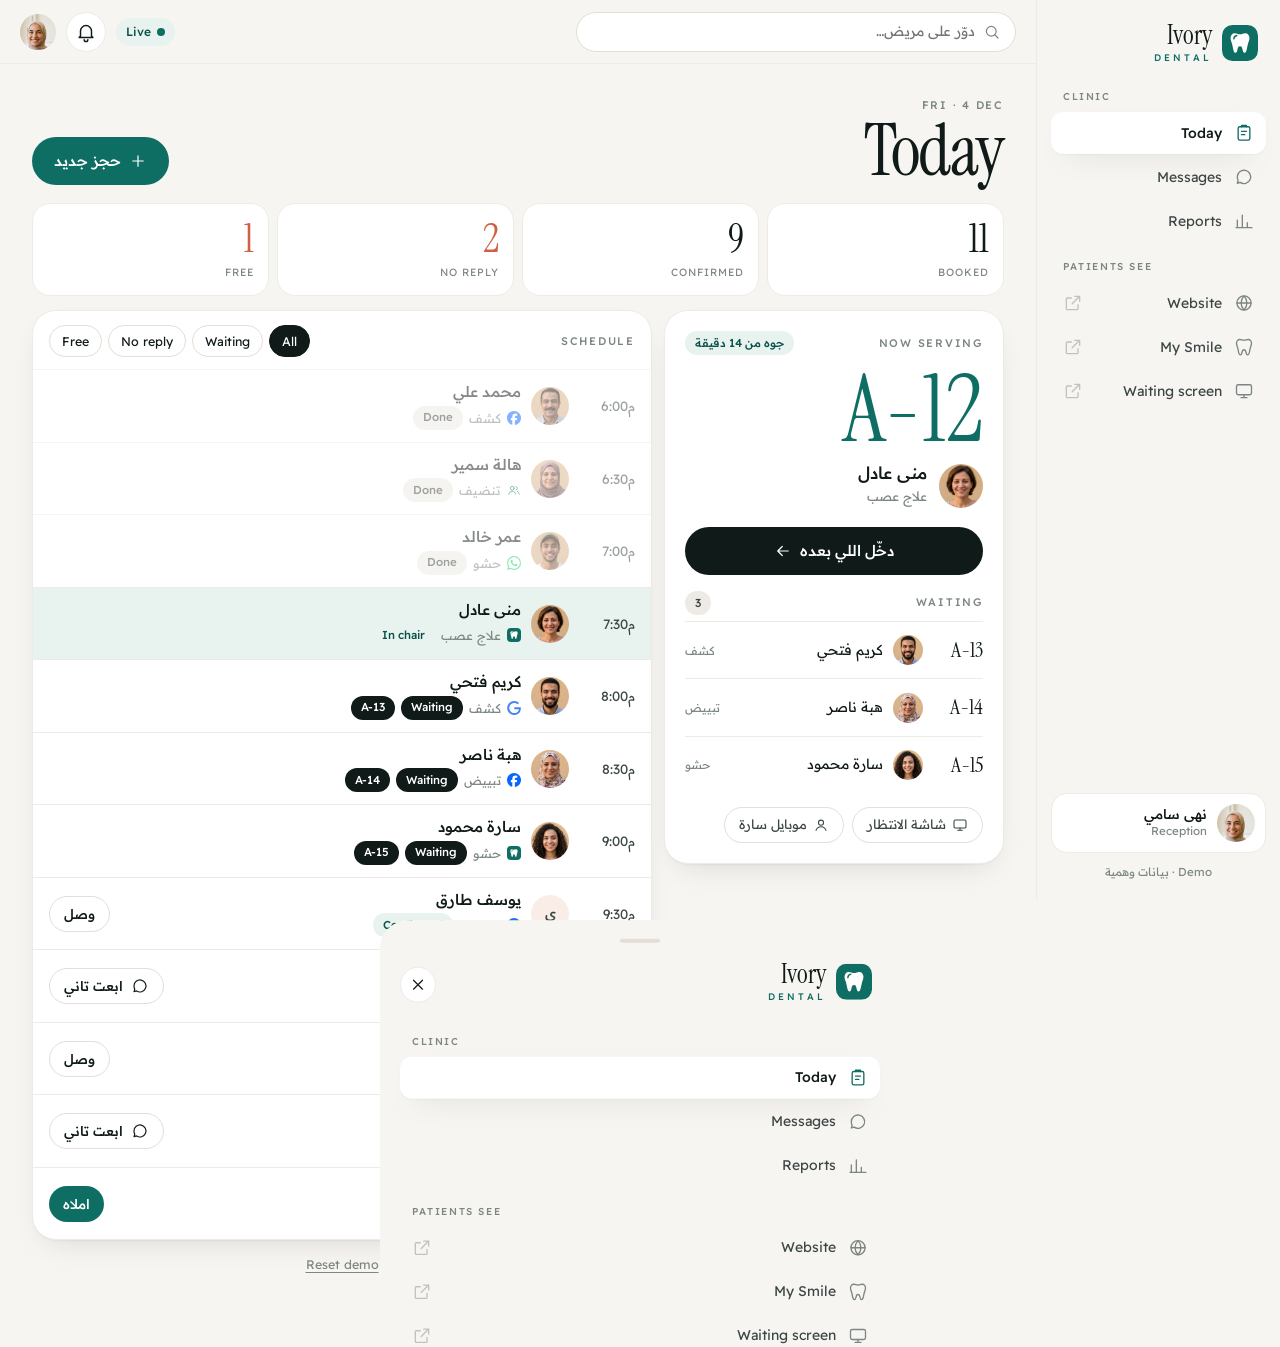
<file: desk.html>
<!doctype html>
<html lang="ar" dir="rtl">
<head>
<meta charset="utf-8">
<meta name="viewport" content="width=device-width,initial-scale=1,viewport-fit=cover">
<title>Today · Ivory Dental</title>
<meta name="theme-color" content="#F7F5F2">
<meta property="og:title" content="Ivory Dental · Front Desk">
<meta property="og:description" content="شاشة الاستقبال: مواعيد النهارده والدور لايف (Demo).">
<meta property="og:image" content="https://a7madshiref001-ctrl.github.io/ivory-dental-demo/assets/og.jpg">
<meta name="twitter:card" content="summary_large_image">
<link rel="icon" href="assets/favicon.svg" type="image/svg+xml">
<link rel="preconnect" href="https://fonts.googleapis.com">
<link rel="preconnect" href="https://fonts.gstatic.com" crossorigin>
<link href="https://fonts.googleapis.com/css2?family=Instrument+Serif:ital@0;1&family=Readex+Pro:wght@300;400;500;600&display=swap" rel="stylesheet">
<link rel="stylesheet" href="assets/ivory.css?v=3">
<style>
.kpis{display:grid;grid-template-columns:repeat(4,minmax(0,1fr));gap:8px;margin-bottom:14px}
.kpi{padding:14px;border-radius:var(--r);background:var(--card);border:1px solid var(--line-2)}
.kpi b{display:block;font-family:var(--f-en);font-weight:400;font-size:40px;line-height:1;direction:ltr;text-align:right}
.kpi span{display:block;font-size:10.5px;letter-spacing:.1em;text-transform:uppercase;color:var(--muted);direction:ltr;text-align:right;margin-top:6px}
.kpi.warn b{color:var(--coral)}
@media (max-width:400px){.kpi{padding:10px}.kpi b{font-size:30px}.kpi span{font-size:9px;letter-spacing:.04em}}
.grid{display:grid;gap:12px}
@media (min-width:1100px){.grid{grid-template-columns:340px minmax(0,1fr);align-items:start}}

/* now serving */
.now{padding:20px}
@media (min-width:1100px){.now{position:sticky;top:84px}}
.now-top{display:flex;justify-content:space-between;align-items:center}
.now-num{font-family:var(--f-en);font-size:92px;line-height:.9;direction:ltr;text-align:right;color:var(--teal);margin:14px 0 10px}
.now-num.flash{animation:flash .7s var(--ease)}
@keyframes flash{0%{transform:translateY(10px);opacity:0}100%{transform:none;opacity:1}}
.now-who{display:flex;align-items:center;gap:12px}
.now-who .avt{width:44px;height:44px}
.now-who b{display:block;font-weight:500;font-size:17px;line-height:1.3}
.now-who small{color:var(--muted);font-size:13px}
.now .btn-block{margin:18px 0 16px}
.wl-title{display:flex;justify-content:space-between;align-items:center;margin-bottom:6px}
.wl li{display:flex;align-items:center;gap:10px;padding:10px 0;border-top:1px solid var(--line-2);font-size:14px}
.wl .tk{font-family:var(--f-en);font-size:22px;direction:ltr;min-width:50px;text-align:right}
.wl .avt{width:30px;height:30px;font-size:12px}
.wl .grow{flex:1;min-width:0}
.wl small{color:var(--muted)}
.wl .empty{color:var(--muted);justify-content:center}
.now-links{display:flex;gap:8px;flex-wrap:wrap;margin-top:14px}

/* list */
.day{overflow:hidden}
.day-top{display:flex;justify-content:space-between;align-items:center;gap:10px;padding:14px 16px 12px;flex-wrap:wrap}
.filters{display:flex;gap:6px;flex-wrap:wrap}
.filters button{height:32px;padding:0 12px;border-radius:999px;border:1px solid var(--line);background:var(--card);font-size:12.5px;direction:ltr;transition:background-color .2s,color .2s,border-color .2s}
.filters button.on{background:var(--ink);border-color:var(--ink);color:#fff}
.appt{display:grid;grid-template-columns:54px minmax(0,1fr) auto;gap:12px;align-items:center;padding:12px 16px;border-top:1px solid var(--line-2);transition:background-color .4s,opacity .4s}
.appt .tm{font-size:13.5px;color:var(--ink-2);direction:ltr;text-align:right}
.appt .who{display:flex;align-items:center;gap:10px;min-width:0}
.appt .who .avt{width:38px;height:38px}
.appt .meta{display:grid;gap:4px;justify-items:start;min-width:0}
.appt .meta b{font-weight:500;line-height:1.3}
.appt .tags{display:flex;gap:6px;align-items:center;flex-wrap:wrap}
.appt .tags small{color:var(--muted);font-size:12.5px}
.appt .tags svg.brand{width:14px;height:14px}
.appt.done{opacity:.5}
.appt.chair{background:var(--teal-50)}
.appt.free .meta b{color:var(--muted);font-weight:400}
.appt.fresh{animation:fresh 1.8s var(--ease)}
@keyframes fresh{0%{background:var(--teal-100)}100%{background:transparent}}
.appt .btn{height:36px;padding:0 14px;font-size:13.5px}
@media (max-width:400px){.appt{grid-template-columns:44px minmax(0,1fr) auto;gap:8px;padding:12px}.appt .who .avt{display:none}}
.chip.sm{height:24px;font-size:11.5px;padding:0 10px}
.chip .ltr{direction:ltr}
.spin{width:12px;height:12px;border-radius:50%;border:2px solid currentColor;border-top-color:transparent;animation:rot .8s linear infinite}
@keyframes rot{to{transform:rotate(360deg)}}
.web{margin-bottom:12px;padding:14px 16px}
.web li{display:flex;align-items:center;gap:10px;padding:10px 0;border-top:1px solid var(--line-2);font-size:14px}
.web li:first-of-type{border-top:0}
.web .grow{flex:1;min-width:0}
.web small{color:var(--muted)}
.foot-row{display:flex;justify-content:center;padding:14px 0 0}
.foot-row button{font-size:12.5px;color:var(--muted);text-decoration:underline;text-underline-offset:3px}
.pick{display:flex;gap:6px;flex-wrap:wrap;margin-bottom:14px}
.pick button{height:38px;padding:0 14px;border-radius:999px;border:1px solid var(--line);background:var(--card);font-size:13.5px;transition:background-color .2s,color .2s}
.pick button.on{background:var(--teal);border-color:var(--teal);color:#fff}
.lbl{display:block;font-size:13px;color:var(--ink-2);margin-bottom:6px}
</style>
</head>
<body>
<main>
  <div class="p-head">
    <div><span class="label" id="dDate"></span><h1 class="title">Today</h1></div>
    <button class="btn btn-primary" data-add><i data-i="plus"></i>حجز جديد</button>
  </div>

  <div class="kpis" id="kpis"></div>

  <div class="grid">
    <aside class="card now" aria-live="polite">
      <div class="now-top"><span class="label">Now serving</span><span class="chip sm teal" id="inFor"></span></div>
      <div class="now-num" id="nowNum">—</div>
      <div class="now-who" id="nowWho"></div>
      <button class="btn btn-ink btn-block" id="nextBtn">دخّل اللي بعده<i data-i="arrow"></i></button>
      <div class="wl-title"><span class="label">Waiting</span><span class="chip sm" id="wCount"></span></div>
      <ul class="wl" id="wl"></ul>
      <div class="now-links">
        <a class="sys" href="screen.html" target="_blank" rel="noopener"><i data-i="tv"></i>شاشة الانتظار</a>
        <a class="sys" href="app.html" target="_blank" rel="noopener"><i data-i="user"></i>موبايل سارة</a>
      </div>
    </aside>

    <section>
      <div class="card web" id="web" hidden>
        <span class="label">From website</span>
        <ul id="webList"></ul>
      </div>
      <div class="card day">
        <div class="day-top">
          <span class="label">Schedule</span>
          <div class="filters" id="filters">
            <button class="on" data-f="all">All</button>
            <button data-f="waiting">Waiting</button>
            <button data-f="noreply">No reply</button>
            <button data-f="free">Free</button>
          </div>
        </div>
        <ul id="appts"></ul>
      </div>
      <div class="foot-row"><button id="reset">Reset demo</button></div>
    </section>
  </div>
</main>

<div class="sheet" id="add" role="dialog" aria-modal="true" aria-label="حجز جديد">
  <div class="grip"></div>
  <div class="sheet-head"><span class="label">New booking</span><button class="icon-btn sm" data-close aria-label="إغلاق"><i data-i="x"></i></button></div>
  <h2 class="title">Add a patient</h2>
  <p class="muted" style="margin-bottom:16px">التأكيد بيتبعت واتساب لوحده.</p>
  <label class="field"><span>الاسم</span><input class="input" id="aName" autocomplete="off"></label>
  <span class="lbl">الخدمة</span>
  <div class="pick" id="aSvc"></div>
  <span class="lbl">الميعاد</span>
  <div class="pick" id="aTime"></div>
  <p class="err-msg" id="aErr"></p>
  <button class="btn btn-primary btn-block" id="aSave">حجز</button>
</div>

<script src="assets/ivory.js?v=3"></script>
<script>
(function () {
  const { icon, brand, avatar, desk, queueFrom, store, toast, sheet, closeSheets, CLINIC } = IV;
  IV.shell({ active: 'today', user: 'noha', search: 'دوّر على مريض…' });
  const $ = (s) => document.querySelector(s);
  let rows = desk.get();
  let filter = 'all';
  let query = '';
  $('#dDate').textContent = IV.enDate();

  const STATUS = {
    done: ['', 'Done'],
    chair: ['teal', 'In chair'],
    waiting: ['ink', 'Waiting'],
    confirmed: ['teal', 'Confirmed'],
    noreply: ['coral', 'No reply'],
    sending: ['line', 'Sending'],
    free: ['line', 'Free'],
  };

  function save() { desk.set(rows); render(); }

  function render() {
    const booked = rows.filter((r) => r.st !== 'free');
    const ok = booked.filter((r) => ['confirmed', 'waiting', 'chair', 'done'].includes(r.st)).length;
    const nr = rows.filter((r) => r.st === 'noreply').length;
    const fr = rows.filter((r) => r.st === 'free').length;
    $('#kpis').innerHTML = `
      <div class="kpi"><b>${booked.length}</b><span>Booked</span></div>
      <div class="kpi"><b>${ok}</b><span>Confirmed</span></div>
      <div class="kpi ${nr ? 'warn' : ''}"><b>${nr}</b><span>No reply</span></div>
      <div class="kpi ${fr ? 'warn' : ''}"><b>${fr}</b><span>Free</span></div>`;

    const q = queueFrom(rows);
    const num = $('#nowNum');
    const prev = num.textContent;
    num.textContent = q.now ? 'A-' + q.now : '—';
    if (prev !== num.textContent) { num.classList.remove('flash'); void num.offsetWidth; num.classList.add('flash'); }
    const chair = rows.find((r) => r.st === 'chair');
    $('#nowWho').innerHTML = chair
      ? `${avatar(chair.name, chair.av)}<div><b>${chair.name}</b><small>${chair.svc}</small></div>`
      : '<div><b>مفيش حد جوه</b></div>';
    paintTimer();
    $('#wCount').textContent = q.waiting.length;
    $('#wl').innerHTML = q.waiting.length
      ? q.waiting.map((w) => {
        const r = rows.find((x) => x.n === w.n);
        return `<li><span class="tk">A-${w.n}</span>${avatar(r.name, r.av)}<span class="grow">${r.name}</span><small>${r.svc}</small></li>`;
      }).join('')
      : '<li class="empty">مفيش حد مستني</li>';

    const shown = rows.filter((r) => (filter === 'all' || r.st === filter) && (!query || (r.name || '').includes(query)));
    $('#appts').innerHTML = shown.map((r) => {
      const i = rows.indexOf(r);
      const [chip, txt] = STATUS[r.st];
      const tag = r.st === 'waiting' ? `<span class="chip sm ink"><span class="ltr">A-${r.n}</span></span>` : '';
      const spin = r.st === 'sending' ? '<span class="spin"></span>' : '';
      let act = '';
      if (r.st === 'confirmed') act = `<button class="btn btn-ghost" data-arrive="${i}">وصل</button>`;
      if (r.st === 'noreply') act = `<button class="btn btn-ghost" data-resend="${i}">${icon('chat')}ابعت تاني</button>`;
      if (r.st === 'free') act = `<button class="btn btn-primary" data-fill="${i}">املاه</button>`;
      return `<li class="appt ${r.st} ${r.fresh ? 'fresh' : ''}">
        <span class="tm tnum">${r.t}</span>
        <div class="who">
          ${r.name ? avatar(r.name, r.av) : ''}
          <div class="meta">
            <b>${r.name || 'ميعاد فاضي'}</b>
            <div class="tags">${r.src ? brand(r.src) : ''}${r.svc ? `<small>${r.svc}</small>` : ''}<span class="chip sm ${chip}">${spin}<span class="ltr">${txt}</span></span>${tag}</div>
          </div>
        </div>
        <div>${act}</div>
      </li>`;
    }).join('') || '<li class="appt"><span></span><div class="meta"><small class="muted">مفيش نتايج.</small></div></li>';
    rows.forEach((r) => delete r.fresh);

    const web = store.get('ivory:bookings', []);
    $('#web').hidden = !web.length;
    $('#webList').innerHTML = web.slice(0, 4).map((b) => `
      <li>${brand('web')}<span class="grow">${b.name} · ${b.svc}</span><small>${b.day} ${b.time}</small></li>`).join('');
  }

  function paintTimer() {
    const chair = rows.find((r) => r.st === 'chair');
    $('#inFor').textContent = chair && chair.since ? `جوه من ${IV.mins(chair.since)} دقيقة` : '—';
  }
  setInterval(paintTimer, 20000);

  /* actions */
  $('#nextBtn').addEventListener('click', () => {
    const chair = rows.find((r) => r.st === 'chair');
    const waiting = rows.filter((r) => r.st === 'waiting').sort((a, b) => a.n - b.n);
    if (!chair && !waiting.length) { toast('مفيش حد مستني'); return; }
    if (chair) chair.st = 'done';
    if (waiting[0]) {
      Object.assign(waiting[0], { st: 'chair', since: Date.now(), fresh: true });
      toast(`${waiting[0].name} اتنادى على الشاشة`);
    }
    save();
  });

  $('#appts').addEventListener('click', (e) => {
    const a = e.target.closest('[data-arrive]');
    if (a) {
      const r = rows[+a.dataset.arrive];
      Object.assign(r, { st: 'waiting', n: Math.max(0, ...rows.map((x) => x.n || 0)) + 1, fresh: true });
      toast(`${r.name} خد رقم A-${r.n}`);
      save();
      return;
    }
    const rs = e.target.closest('[data-resend]');
    if (rs) {
      const r = rows[+rs.dataset.resend];
      r.st = 'sending';
      render();
      setTimeout(() => { r.st = 'confirmed'; r.fresh = true; save(); IV.feed.add({ ic: 'whatsapp', t: `${r.name} أكّد ميعاده ${r.t}` }); }, 1800);
      return;
    }
    const f = e.target.closest('[data-fill]');
    if (f) openAdd(+f.dataset.fill);
  });

  $('#filters').addEventListener('click', (e) => {
    const b = e.target.closest('[data-f]');
    if (!b) return;
    filter = b.dataset.f;
    document.querySelectorAll('#filters button').forEach((x) => x.classList.toggle('on', x === b));
    render();
  });
  $('#search').addEventListener('input', (e) => { query = e.target.value.trim(); render(); });

  $('#reset').addEventListener('click', () => { desk.reset(); rows = desk.get(); render(); toast('رجعنا للبداية'); });

  /* add booking */
  const A = { svc: null, slot: null };
  function openAdd(slotIndex) {
    A.svc = null;
    A.slot = slotIndex === undefined ? null : slotIndex;
    $('#aName').value = '';
    $('#aErr').textContent = '';
    $('#aSvc').innerHTML = CLINIC.services.map((s) => `<button data-s="${s.ar}">${s.ar}</button>`).join('');
    paintTimes();
    sheet('add');
    setTimeout(() => $('#aName').focus(), 350);
  }
  function paintTimes() {
    const free = rows.map((r, i) => ({ r, i })).filter((x) => x.r.st === 'free');
    $('#aTime').innerHTML = free.length
      ? free.map((x) => `<button class="${A.slot === x.i ? 'on' : ''}" data-slot="${x.i}">${x.r.t}</button>`).join('')
      : '<span class="muted" style="font-size:13px">مفيش مواعيد فاضية النهارده.</span>';
  }
  document.querySelector('[data-add]').addEventListener('click', () => openAdd());
  $('#aSvc').addEventListener('click', (e) => {
    const b = e.target.closest('[data-s]');
    if (!b) return;
    A.svc = b.dataset.s;
    document.querySelectorAll('#aSvc button').forEach((x) => x.classList.toggle('on', x === b));
  });
  $('#aTime').addEventListener('click', (e) => {
    const b = e.target.closest('[data-slot]');
    if (!b) return;
    A.slot = +b.dataset.slot;
    paintTimes();
  });
  $('#aSave').addEventListener('click', () => {
    const name = $('#aName').value.trim();
    if (name.length < 2) { $('#aErr').textContent = 'اكتب اسم المريض.'; return; }
    if (!A.svc) { $('#aErr').textContent = 'اختار الخدمة.'; return; }
    if (A.slot === null) { $('#aErr').textContent = 'اختار الميعاد.'; return; }
    Object.assign(rows[A.slot], { name, svc: A.svc, st: 'confirmed', src: 'walkin', fresh: true });
    closeSheets();
    toast('اتحجز ✓ والتأكيد اتبعت واتساب');
    save();
  });

  /* live: other tabs + simulated activity */
  desk.on((r) => { rows = r; render(); });
  IV.onStore('ivory:bookings', () => {
    const b = store.get('ivory:bookings', [])[0];
    if (b) IV.feed.add({ ic: 'web', t: `حجز جديد من الموقع · ${b.name} · ${b.svc}` });
    render();
  });
  IV.live([
    { after: 7000, run() {
      const r = rows.find((x) => x.st === 'noreply');
      if (!r) return null;
      Object.assign(r, { st: 'confirmed', fresh: true }); save();
      return { ic: 'whatsapp', t: `${r.name} أكّد ميعاده ${r.t} على واتساب` };
    } },
    { after: 24000, run() {
      const r = rows.find((x) => x.st === 'free');
      if (!r) return null;
      Object.assign(r, { name: 'ياسمين حسن', svc: 'تنضيف', st: 'confirmed', src: 'web', fresh: true }); save();
      return { ic: 'web', t: `حجز جديد من الموقع · ياسمين حسن · ${r.t}` };
    } },
    { after: 47000, run() {
      const r = rows.find((x) => x.st === 'noreply');
      if (!r) return null;
      Object.assign(r, { st: 'confirmed', fresh: true }); save();
      return { ic: 'whatsapp', t: `${r.name} أكّد ميعاده ${r.t} على واتساب` };
    } },
  ]);

  render();
  IV.reveal();
})();
</script>
</body>
</html>
</file>
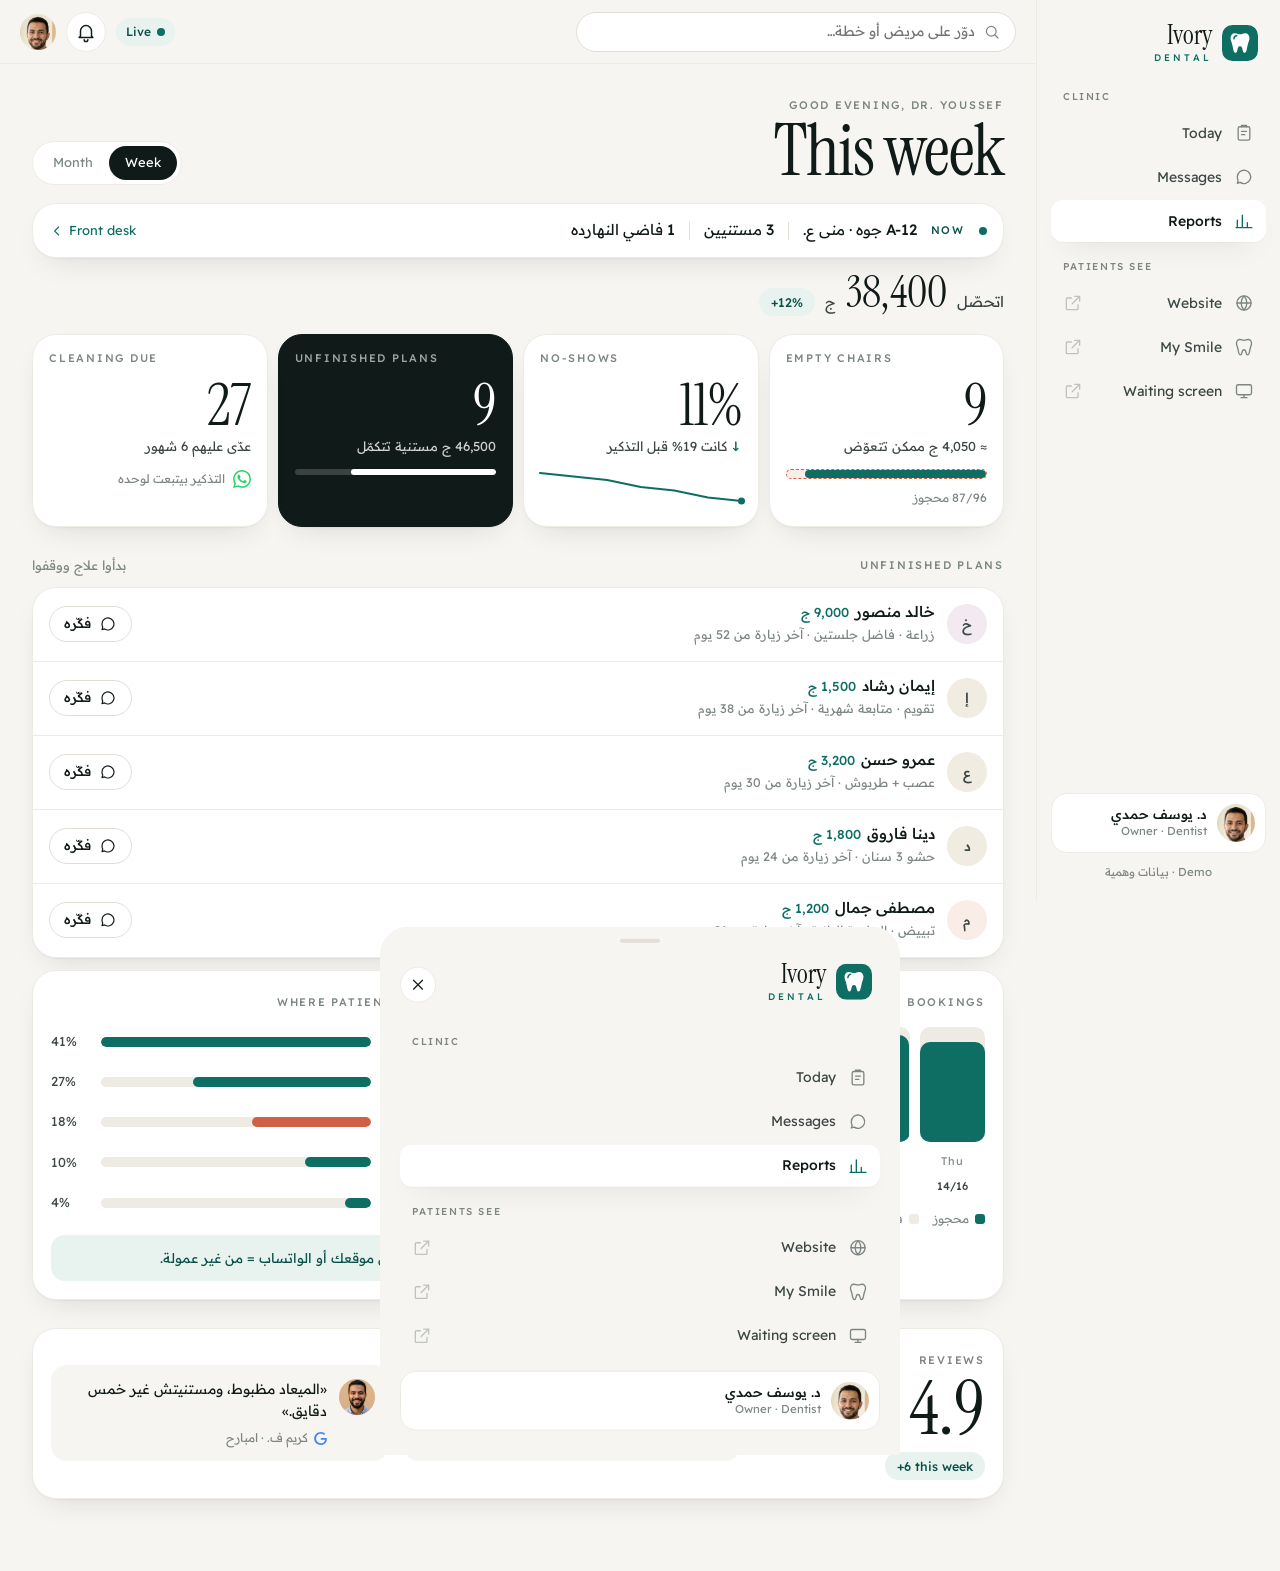
<file: doctor.html>
<!doctype html>
<html lang="ar" dir="rtl">
<head>
<meta charset="utf-8">
<meta name="viewport" content="width=device-width,initial-scale=1,viewport-fit=cover">
<title>Reports · Ivory Dental</title>
<meta name="theme-color" content="#F7F5F2">
<meta property="og:title" content="Ivory Dental · Doctor">
<meta property="og:description" content="لوحة الدكتور: 4 أرقام بتقول العيادة ماشية إزاي (Demo).">
<meta property="og:image" content="https://a7madshiref001-ctrl.github.io/ivory-dental-demo/assets/og.jpg">
<meta name="twitter:card" content="summary_large_image">
<link rel="icon" href="assets/favicon.svg" type="image/svg+xml">
<link rel="preconnect" href="https://fonts.googleapis.com">
<link rel="preconnect" href="https://fonts.gstatic.com" crossorigin>
<link href="https://fonts.googleapis.com/css2?family=Instrument+Serif:ital@0;1&family=Readex+Pro:wght@300;400;500;600&display=swap" rel="stylesheet">
<link rel="stylesheet" href="assets/ivory.css?v=3">
<style>
.seg{display:inline-flex;padding:4px;border-radius:999px;background:var(--card);border:1px solid var(--line-2)}
.seg button{height:34px;padding:0 16px;border-radius:999px;font-size:13px;direction:ltr;color:var(--muted);transition:background-color .2s,color .2s}
.seg button.on{background:var(--ink);color:#fff}
.strip{display:flex;align-items:center;gap:14px;flex-wrap:wrap;padding:14px 16px;margin-bottom:12px}
.strip .live{flex:none}
.strip b{font-weight:500}
.strip .sep{width:1px;height:18px;background:var(--line)}
.strip a{margin-right:auto;font-size:13px;color:var(--teal);display:inline-flex;align-items:center;gap:4px}
.strip a .ico{width:16px;height:16px}
.collected{display:flex;align-items:baseline;gap:10px;flex-wrap:wrap;margin:4px 0 18px;color:var(--ink-2)}
.collected .big{font-family:var(--f-en);font-size:44px;line-height:1;color:var(--ink);direction:ltr}
.collected .bump{animation:bump .8s var(--ease)}
@keyframes bump{40%{color:var(--teal)}}
.kgrid{display:grid;grid-template-columns:repeat(2,minmax(0,1fr));gap:10px}
@media (min-width:1000px){.kgrid{grid-template-columns:repeat(4,minmax(0,1fr))}}
.k{padding:16px;display:grid;align-content:start;gap:2px;min-height:182px}
.kv{font-family:var(--f-en);font-weight:400;font-size:58px;line-height:1;direction:ltr;text-align:right;margin-top:8px}
.k p{font-size:13px;color:var(--ink-2);line-height:1.45}
.k .viz{margin-top:auto;padding-top:12px}
.k.hot{background:var(--ink);color:#fff;border-color:var(--ink)}
.k.hot .label{color:rgba(255,255,255,.6)}
.k.hot p{color:rgba(255,255,255,.8)}
.fill-bar{height:10px;border-radius:10px;background:var(--coral-50);border:1px dashed var(--coral);overflow:hidden;margin-bottom:6px}
.fill-bar i{display:block;height:100%;background:var(--teal);border-radius:10px;transform-origin:right;animation:growX 1.1s var(--ease) both .2s}
.k small{font-size:12px}
.spark{width:100%;height:36px;overflow:visible}
.spark path{fill:none;stroke:var(--teal);stroke-width:2;stroke-linecap:round;stroke-linejoin:round}
.spark circle{fill:var(--teal)}
.down{color:var(--teal);font-weight:600}
.money-bar{height:6px;border-radius:6px;background:rgba(255,255,255,.18);overflow:hidden}
.money-bar i{display:block;height:100%;width:72%;background:#fff;border-radius:6px;transform-origin:right;animation:growX 1.2s var(--ease) both .3s}
@keyframes growX{from{transform:scaleX(0)}}
.ring-mini{display:flex;align-items:center;gap:8px;font-size:12px;color:var(--muted)}
.blk{margin-top:28px}
.blk-head{display:flex;justify-content:space-between;align-items:center;gap:10px;margin-bottom:10px}
.plans{overflow:hidden}
.plan{display:grid;grid-template-columns:40px minmax(0,1fr) auto;gap:12px;align-items:center;padding:14px 16px;border-top:1px solid var(--line-2)}
.plan:first-child{border-top:0}
.plan .avt{width:40px;height:40px}
.plan b{font-weight:500;display:block;line-height:1.35}
.plan small{font-size:12.5px;color:var(--muted)}
.plan .val{font-size:13px;color:var(--teal);font-weight:500;margin-right:6px}
.plan .btn{height:36px;padding:0 14px;font-size:13px}
.plan .btn.sent{background:var(--teal-50);color:var(--teal-ink);border-color:var(--teal-50)}
@media (max-width:420px){.plan{grid-template-columns:minmax(0,1fr) auto}.plan .avt{display:none}}
.two{display:grid;gap:12px;margin-top:12px}
@media (min-width:1000px){.two{grid-template-columns:1fr 1fr}}
.panel{padding:18px}
.bars{display:grid;grid-template-columns:repeat(6,1fr);gap:10px;align-items:end;height:170px;margin-top:14px;direction:ltr}
.bars .col{display:grid;grid-template-rows:1fr auto;gap:6px;height:100%;text-align:center}
.bars .stack{display:flex;flex-direction:column;justify-content:flex-end;border-radius:10px;overflow:hidden;background:var(--line-2)}
.bars .stack i{display:block;background:var(--teal);border-radius:10px 10px 0 0;transform-origin:bottom;animation:growY 1s var(--ease) both;animation-delay:var(--d)}
.bars .col small{font-size:11px;color:var(--muted);letter-spacing:.06em}
.bars .col b{font-size:11px;color:var(--ink-2);font-weight:500}
@keyframes growY{from{transform:scaleY(0)}}
.legend{display:flex;gap:14px;font-size:12px;color:var(--muted);margin-top:12px}
.legend span{display:inline-flex;align-items:center;gap:6px}
.legend i{width:10px;height:10px;border-radius:3px;background:var(--teal)}
.legend i.f{background:var(--line-2)}
.src li{display:grid;grid-template-columns:112px minmax(0,1fr) 40px;gap:10px;align-items:center;padding:9px 0;font-size:13.5px}
.src .nm{display:flex;align-items:center;gap:8px;direction:ltr;justify-content:flex-end}
.src .track{height:10px;border-radius:10px;background:var(--line-2);overflow:hidden}
.src .track i{display:block;height:100%;border-radius:10px;background:var(--teal);transform-origin:right;animation:growX 1.1s var(--ease) both;animation-delay:var(--d)}
.src .vz i{background:var(--coral)}
.src .pc{font-size:13px;color:var(--ink-2);direction:ltr;text-align:left}
.insight{display:flex;gap:10px;align-items:center;margin-top:12px;padding:12px 14px;border-radius:14px;background:var(--teal-50);color:var(--teal-ink);font-size:13.5px;line-height:1.5}
.insight .ico{flex:none}
.revs{padding:18px;display:grid;gap:14px}
@media (min-width:1000px){.revs{grid-template-columns:230px 1fr 1fr;align-items:center}}
.rv-big{display:flex;align-items:flex-end;gap:12px;margin-top:8px}
.rv-big b{font-family:var(--f-en);font-weight:400;font-size:76px;line-height:.8;direction:ltr}
.stars{display:inline-flex;gap:2px;color:var(--gold);direction:ltr}
.stars .ico{width:15px;height:15px;fill:currentColor;stroke:none}
.rq{display:flex;gap:12px;align-items:flex-start;padding:14px;border-radius:16px;background:var(--paper);font-size:14px;line-height:1.55}
.rq .avt{width:36px;height:36px}
.rq footer{display:flex;align-items:center;gap:6px;font-size:12px;color:var(--muted);margin-top:6px}
.rq svg.brand{width:13px;height:13px}
</style>
</head>
<body>
<main>
  <div class="p-head">
    <div><span class="label">Good evening, Dr. Youssef</span><h1 class="title" id="period">This week</h1></div>
    <div class="seg" id="seg"><button class="on" data-p="week">Week</button><button data-p="month">Month</button></div>
  </div>

  <div class="card strip rv" id="strip"></div>
  <p class="collected">اتحصّل <span class="big tnum" id="collected"></span><span>ج</span><span class="chip teal" id="growth"></span></p>

  <div class="kgrid" id="kgrid"></div>

  <section class="blk">
    <div class="blk-head"><span class="label">Unfinished plans</span><span class="muted" style="font-size:13px">بدأوا علاج ووقفوا</span></div>
    <div class="card plans" id="plans"></div>
  </section>

  <div class="two">
    <section class="card panel">
      <span class="label">Bookings</span>
      <div class="bars" id="bars"></div>
      <div class="legend"><span><i></i>محجوز</span><span><i class="f"></i>فاضي</span></div>
    </section>
    <section class="card panel">
      <span class="label">Where patients come from</span>
      <ul class="src" id="src" style="margin-top:8px"></ul>
      <div class="insight"><i data-i="sparkle"></i><span>كل حجز من موقعك أو الواتساب = من غير عمولة.</span></div>
    </section>
  </div>

  <section class="blk">
    <div class="card revs">
      <div>
        <span class="label">Reviews</span>
        <div class="rv-big"><b id="rating">4.9</b><div><span class="stars" id="stars"></span><div class="muted" style="font-size:12.5px;display:flex;align-items:center;gap:6px"><i data-brand="google"></i><span id="revCount">860</span> تقييم</div></div></div>
        <span class="chip teal" style="margin-top:12px" id="newRev"></span>
      </div>
      <div class="rq"><img class="avt" src="assets/img/av-5.jpg" alt=""><div>«كنت بخاف من دكتور الأسنان، هنا شرحولي كل خطوة.»<footer><i data-brand="google"></i>منى ع. · من يومين</footer></div></div>
      <div class="rq"><img class="avt" src="assets/img/av-4.jpg" alt=""><div>«الميعاد مظبوط، ومستنيتش غير خمس دقايق.»<footer><i data-brand="google"></i>كريم ف. · امبارح</footer></div></div>
    </div>
  </section>
</main>

<script src="assets/ivory.js?v=3"></script>
<script>
(function () {
  const { icon, brand, avatar, money, toast, fmt, desk, queueFrom } = IV;
  IV.shell({ active: 'reports', user: 'doctor', search: 'دوّر على مريض أو خطة…' });
  const $ = (s) => document.querySelector(s);

  const DATA = {
    week: {
      title: 'This week', collected: 38400, growth: '+12%',
      empty: 9, emptyCost: 4050, noshow: 11, noshowWas: 19, spark: [19, 18, 17, 15, 14, 12, 11],
      plans: 9, plansValue: 46500, due: 27, newRev: '+6',
      bars: [[15, 16], [14, 16], [16, 16], [13, 16], [15, 16], [14, 16]],
      src: [['facebook', 'Facebook', 41], ['referral', 'Referrals', 27], ['vezeeta', 'Vezeeta', 18], ['google', 'Google', 10], ['walkin', 'Walk-in', 4]],
    },
    month: {
      title: 'This month', collected: 152600, growth: '+9%',
      empty: 38, emptyCost: 17100, noshow: 12, noshowWas: 19, spark: [19, 19, 17, 16, 15, 13, 12],
      plans: 9, plansValue: 46500, due: 27, newRev: '+23',
      bars: [[58, 64], [56, 64], [62, 64], [53, 64], [60, 64], [57, 64]],
      src: [['facebook', 'Facebook', 38], ['referral', 'Referrals', 30], ['vezeeta', 'Vezeeta', 17], ['google', 'Google', 11], ['walkin', 'Walk-in', 4]],
    },
  };
  const PLANS = [
    { n: 'خالد منصور', what: 'زراعة · فاضل جلستين', v: 9000, last: 52 },
    { n: 'إيمان رشاد', what: 'تقويم · متابعة شهرية', v: 1500, last: 38 },
    { n: 'عمرو حسن', what: 'عصب + طربوش', v: 3200, last: 30 },
    { n: 'دينا فاروق', what: 'حشو 3 سنان', v: 1800, last: 24 },
    { n: 'مصطفى جمال', what: 'تبييض · الجلسة التانية', v: 1200, last: 21 },
  ];
  let period = 'week';
  let extra = 0;

  function spark(vals) {
    const max = Math.max(...vals);
    const min = Math.min(...vals);
    const pts = vals.map((v, i) => [i * (200 / (vals.length - 1)), 4 + (1 - (v - min) / ((max - min) || 1)) * 28]);
    const d = pts.map((p, i) => (i ? 'L' : 'M') + p[0].toFixed(1) + ' ' + p[1].toFixed(1)).join(' ');
    const last = pts[pts.length - 1];
    return `<svg class="spark" viewBox="0 0 200 36" preserveAspectRatio="none" aria-hidden="true"><path d="${d}" vector-effect="non-scaling-stroke"/><circle cx="${last[0]}" cy="${last[1]}" r="3.5"/></svg>`;
  }

  function render(p, animate) {
    const D = DATA[p];
    $('#period').textContent = D.title;
    const total = D.collected + extra;
    const c = $('#collected');
    c.textContent = fmt(total);
    if (animate) { c.dataset.count = total; IV.countUp(c); }
    $('#growth').innerHTML = `<span class="ltr">${D.growth}</span>`;
    $('#newRev').innerHTML = `<span class="ltr">${D.newRev} this ${p}</span>`;
    const cap = D.bars.reduce((s, b) => s + b[1], 0);
    $('#kgrid').innerHTML = `
      <article class="card k">
        <span class="label">Empty chairs</span>
        <b class="kv" data-count="${D.empty}">${D.empty}</b>
        <p>≈ ${money(D.emptyCost)} ممكن تتعوّض</p>
        <div class="viz"><div class="fill-bar"><i style="width:${((cap - D.empty) / cap) * 100}%"></i></div><small class="muted tnum">${cap - D.empty}/${cap} محجوز</small></div>
      </article>
      <article class="card k">
        <span class="label">No-shows</span>
        <b class="kv" data-count="${D.noshow}" data-suffix="%">${D.noshow}%</b>
        <p><span class="down">↓</span> كانت ${D.noshowWas}% قبل التذكير</p>
        <div class="viz">${spark(D.spark)}</div>
      </article>
      <article class="card k hot">
        <span class="label">Unfinished plans</span>
        <b class="kv" data-count="${D.plans}">${D.plans}</b>
        <p>${money(D.plansValue)} مستنية تتكمّل</p>
        <div class="viz"><div class="money-bar"><i></i></div></div>
      </article>
      <article class="card k">
        <span class="label">Cleaning due</span>
        <b class="kv" data-count="${D.due}">${D.due}</b>
        <p>عدّى عليهم 6 شهور</p>
        <div class="viz ring-mini">${brand('whatsapp')}التذكير بيتبعت لوحده</div>
      </article>`;
    if (animate) IV.countAll($('#kgrid'));

    const DAYS = ['Sat', 'Sun', 'Mon', 'Tue', 'Wed', 'Thu'];
    $('#bars').innerHTML = D.bars.map(([b, c2], i) => `
      <div class="col">
        <div class="stack"><i style="height:${(b / c2) * 100}%;--d:${i * 70}ms"></i></div>
        <div><small>${DAYS[i]}</small><br><b>${b}/${c2}</b></div>
      </div>`).join('');
    $('#src').innerHTML = D.src.map(([k, n, v], i) => `
      <li class="${k === 'vezeeta' ? 'vz' : ''}">
        <span class="nm">${brand(k)}${n}</span>
        <span class="track"><i style="width:${v / D.src[0][2] * 100}%;--d:${i * 80}ms"></i></span>
        <span class="pc">${v}%</span>
      </li>`).join('');
  }

  /* live strip: what the front desk sees right now */
  function paintStrip() {
    const q = queueFrom(desk.get());
    $('#strip').innerHTML = `<span class="live"></span><span class="label" style="color:var(--teal-ink)">Now</span>
      <span>${q.now ? `<b class="ltr">A-${q.now}</b> جوه · ${q.nowName}` : 'مفيش حد جوه'}</span><span class="sep"></span>
      <span><b>${q.waiting.length}</b> مستنيين</span><span class="sep"></span>
      <span><b>${q.free}</b> فاضي النهارده</span>
      <a href="desk.html">Front desk${icon('chev')}</a>`;
  }
  paintStrip();
  desk.on(paintStrip);

  $('#plans').innerHTML = PLANS.map((x, i) => `
    <div class="plan">
      ${avatar(x.n)}
      <div><b>${x.n}<span class="val">${money(x.v)}</span></b><small>${x.what} · آخر زيارة من ${x.last} يوم</small></div>
      <button class="btn btn-ghost" data-remind="${i}">${icon('chat')}فكّره</button>
    </div>`).join('');
  $('#plans').addEventListener('click', (e) => {
    const b = e.target.closest('[data-remind]');
    if (!b || b.classList.contains('sent')) return;
    b.classList.add('sent');
    b.innerHTML = icon('check') + 'اتبعت';
    IV.feed.add({ ic: 'whatsapp', t: `رسالة تذكير اتبعت لـ ${PLANS[+b.dataset.remind].n}` });
  });
  $('#search').addEventListener('input', (e) => {
    const q = e.target.value.trim();
    document.querySelectorAll('.plan').forEach((el, i) => { el.style.display = !q || PLANS[i].n.includes(q) ? '' : 'none'; });
  });

  $('#stars').innerHTML = icon('star').repeat(5);
  $('#seg').addEventListener('click', (e) => {
    const b = e.target.closest('[data-p]');
    if (!b) return;
    period = b.dataset.p;
    document.querySelectorAll('#seg button').forEach((x) => x.classList.toggle('on', x === b));
    render(period, true);
  });

  IV.live([
    { after: 6000, run() {
      extra += 1800;
      const c = $('#collected');
      c.dataset.from = DATA[period].collected + extra - 1800;
      c.dataset.count = DATA[period].collected + extra;
      IV.countUp(c);
      c.classList.remove('bump'); void c.offsetWidth; c.classList.add('bump');
      return { ic: 'pay', t: 'اتدفع 1,800 ج · منى عادل · علاج عصب' };
    } },
    { after: 22000, run() {
      $('#revCount').textContent = '861';
      return { ic: 'google', t: 'تقييم جديد ★★★★★ على جوجل · كريم ف.' };
    } },
    { after: 43000, run() { return { ic: 'facebook', t: 'حجز جديد من فيسبوك · كشف بكرة 6:00م' }; } },
  ]);

  render('week', true);
  IV.reveal();
})();
</script>
</body>
</html>
</file>
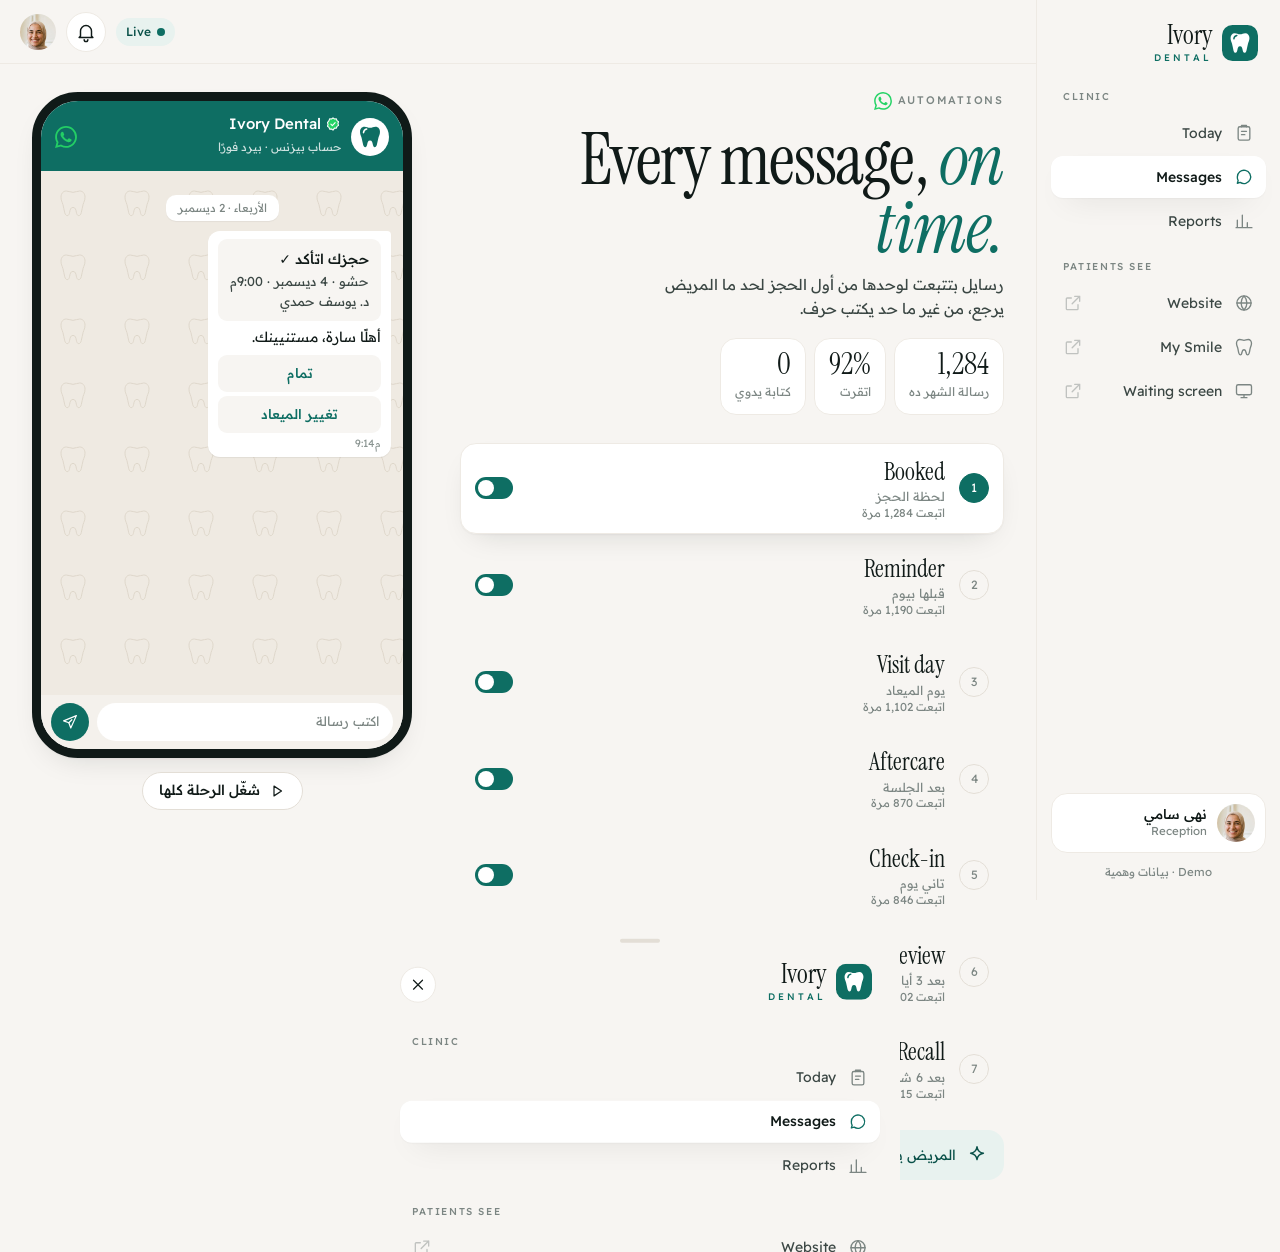
<file: journey.html>
<!doctype html>
<html lang="ar" dir="rtl">
<head>
<meta charset="utf-8">
<meta name="viewport" content="width=device-width,initial-scale=1,viewport-fit=cover">
<title>WhatsApp Journey · Ivory Dental</title>
<meta name="theme-color" content="#F7F5F2">
<link rel="icon" href="assets/favicon.svg" type="image/svg+xml">
<link rel="preconnect" href="https://fonts.googleapis.com">
<link rel="preconnect" href="https://fonts.gstatic.com" crossorigin>
<link href="https://fonts.googleapis.com/css2?family=Instrument+Serif:ital@0;1&family=Readex+Pro:wght@300;400;500;600&display=swap" rel="stylesheet">
<meta property="og:title" content="Ivory Dental · WhatsApp">
<meta property="og:description" content="رسايل واتساب بتتبعت لوحدها من الحجز لحد ما المريض يرجع (Demo).">
<meta property="og:image" content="https://a7madshiref001-ctrl.github.io/ivory-dental-demo/assets/og.jpg">
<meta name="twitter:card" content="summary_large_image">
<link rel="stylesheet" href="assets/ivory.css?v=3">
<style>
.jr{display:grid;gap:22px}
@media (min-width:1100px){.jr{grid-template-columns:minmax(0,1fr) 380px;gap:48px;align-items:start}}
.jr-side .title{font-size:clamp(46px,11vw,72px);margin:8px 0 10px}
.jr-side > p{color:var(--ink-2);font-size:15px;max-width:40ch}
.mstats{display:flex;gap:8px;flex-wrap:wrap;margin-top:16px}
.mstats div{padding:10px 14px;border-radius:16px;background:var(--card);border:1px solid var(--line-2)}
.mstats b{display:block;font-family:var(--f-en);font-weight:400;font-size:30px;line-height:1;direction:ltr;text-align:right}
.mstats span{font-size:12px;color:var(--muted)}
.sw{width:38px;height:22px;border-radius:22px;background:var(--teal);position:relative;flex:none;transition:background-color .2s}
.sw::after{content:"";position:absolute;top:3px;left:3px;width:16px;height:16px;border-radius:50%;background:#fff;transition:left .2s var(--ease)}
.sw.off{background:var(--line)}
.sw.off::after{left:19px}
.stage .st{font-size:11.5px;color:var(--muted);display:block}

/* stage list (desktop) */
.stages{display:none;margin-top:28px}
@media (min-width:1100px){.stages{display:grid;gap:6px}}
.stage{display:flex;align-items:center;gap:14px;width:100%;padding:12px 14px;border-radius:16px;border:1px solid transparent;text-align:right;transition:background-color .2s,border-color .2s}
.stage:hover{background:var(--card)}
.stage .n{width:30px;height:30px;border-radius:50%;border:1.5px solid var(--line);display:grid;place-items:center;font-size:12px;color:var(--muted);flex:none;direction:ltr;transition:.2s}
.stage .grow{flex:1;display:grid;line-height:1.35}
.stage b{font-family:var(--f-en);font-weight:400;font-size:24px;direction:ltr;text-align:right}
.stage small{font-size:12.5px;color:var(--muted)}
.stage.past .n{background:var(--teal-50);border-color:var(--teal-100);color:var(--teal)}
.stage.on{background:var(--card);border-color:var(--line-2);box-shadow:var(--shadow)}
.stage.on .n{background:var(--teal);border-color:var(--teal);color:#fff}
.why{display:flex;align-items:center;gap:10px;margin-top:16px;padding:14px 16px;border-radius:16px;background:var(--teal-50);color:var(--teal-ink);font-size:14px;line-height:1.5}
.why .ico{flex:none}

/* stepper (mobile) */
.stepper{display:flex;align-items:center;gap:10px}
@media (min-width:1100px){.stepper{display:none}}
.stepper .grow{flex:1;min-width:0;text-align:center;line-height:1.3}
.stepper b{display:block;font-family:var(--f-en);font-weight:400;font-size:26px;direction:ltr}
.stepper small{font-size:12.5px;color:var(--muted)}
.dots{display:flex;justify-content:center;gap:5px;margin-top:8px}
.dots i{width:6px;height:6px;border-radius:6px;background:var(--line);transition:width .3s var(--ease),background-color .3s}
.dots i.on{width:18px;background:var(--teal)}

/* phone */
.device{width:min(380px,100%);height:clamp(540px,74dvh,720px);margin-inline:auto;border:9px solid var(--ink);border-radius:46px;background:#fff;overflow:hidden;display:flex;flex-direction:column;box-shadow:var(--shadow)}
.wa-top{display:flex;align-items:center;gap:10px;padding:14px 14px 12px;background:var(--teal);color:#fff;flex:none}
.wa-top .logo-mark{width:38px;height:38px;border-radius:50%}
.wa-top b{display:flex;align-items:center;gap:4px;font-weight:500;line-height:1.25;direction:ltr;justify-content:flex-end}
.wa-top b .ico{width:16px;height:16px;color:#fff;fill:#25D366;stroke:#fff}
.wa-top .wa{margin-right:auto;width:22px;height:22px;opacity:.95}
.wa-top small{font-size:11.5px;opacity:.8}
.chat{flex:1;overflow-y:auto;padding:14px 12px 18px;display:flex;flex-direction:column;gap:6px;scroll-behavior:smooth;background-color:#EFEAE2;background-image:url("data:image/svg+xml,%3Csvg xmlns='http://www.w3.org/2000/svg' width='64' height='64' viewBox='0 0 24 24'%3E%3Cpath d='M7 3c-2.5 0-4 2-4 4.6 0 2.2.8 3.6 1.4 5.4.6 1.9.8 4.2 1.4 6.3.4 1.3 1 2.2 1.9 2.2 1.1 0 1.5-1.2 1.8-2.6.3-1.6.6-3.6 2.5-3.6s2.2 2 2.5 3.6c.3 1.4.7 2.6 1.8 2.6.9 0 1.5-.9 1.9-2.2.6-2.1.8-4.4 1.4-6.3.6-1.8 1.4-3.2 1.4-5.4C21 5 19.5 3 17 3c-2 0-3 1-5 1S9 3 7 3z' fill='none' stroke='%23DDD5C8' stroke-width='.7' transform='translate(6 6) scale(.5)'/%3E%3C/svg%3E")}
.day-pill{align-self:center;background:#fff;color:var(--muted);font-size:11.5px;padding:4px 12px;border-radius:10px;margin:10px 0 4px;box-shadow:0 1px 1px rgba(0,0,0,.05)}
.msg{max-width:84%;padding:8px 10px 6px;border-radius:12px;font-size:14px;line-height:1.55;box-shadow:0 1px 1px rgba(0,0,0,.06);animation:msgIn .35s var(--ease) both}
.msg.c{align-self:flex-start;background:#fff;border-top-right-radius:4px}
.msg.p{align-self:flex-end;background:#D9FDD3;border-top-left-radius:4px}
.msg .meta{display:flex;justify-content:flex-end;align-items:center;gap:3px;font-size:10.5px;color:#8A9491;margin-top:2px;direction:ltr}
.msg .meta .ico{width:14px;height:14px;color:#53BDEB;stroke-width:2}
@keyframes msgIn{from{opacity:0;transform:translateY(8px) scale(.98)}}
.bcard{border-radius:9px;background:var(--paper);padding:10px 12px;margin-bottom:6px}
.bcard b{display:block;font-weight:500}
.bcard div{font-size:13px;color:var(--ink-2)}
.link{display:flex;align-items:center;gap:10px;border-radius:9px;background:var(--paper);padding:10px;margin-top:6px}
.link .si{width:40px;height:40px;border-radius:11px;background:var(--teal);color:#fff;display:grid;place-items:center;flex:none}
.link b{display:block;font-weight:500;font-size:13.5px;direction:ltr;text-align:right;line-height:1.3}
.link small{font-size:11.5px;color:var(--muted)}
.loc{border-radius:9px;overflow:hidden;margin-bottom:6px;height:96px;background:#ECE7DF;position:relative}
.loc svg{width:100%;height:100%}
.qr{display:grid;gap:4px;margin-top:6px}
.qr span{display:block;text-align:center;padding:8px;border-radius:9px;background:var(--paper);color:var(--teal);font-weight:500;font-size:13.5px;transition:background-color .3s,color .3s}
.qr span.hit{background:var(--teal);color:#fff}
.stars-row{display:flex;gap:2px;justify-content:center;padding:8px 0 4px;direction:ltr;color:var(--gold)}
.stars-row .ico{width:24px;height:24px;fill:currentColor;stroke:none}
.typing{align-self:flex-start;background:#fff;border-radius:12px;padding:10px 12px;display:flex;gap:4px;box-shadow:0 1px 1px rgba(0,0,0,.06)}
.typing i{width:6px;height:6px;border-radius:50%;background:#B7BFBC;animation:blink 1.2s infinite}
.typing i:nth-child(2){animation-delay:.2s}
.typing i:nth-child(3){animation-delay:.4s}
@keyframes blink{0%,80%,100%{opacity:.3}40%{opacity:1}}
.wa-bar{display:flex;align-items:center;gap:8px;padding:8px 10px;background:#F4F1EC;flex:none}
.wa-bar span{flex:1;height:38px;border-radius:999px;background:#fff;display:flex;align-items:center;padding:0 14px;font-size:13px;color:var(--muted)}
.wa-bar .icon-btn{background:var(--teal);color:#fff;border:0;width:38px;height:38px}
.wa-bar .icon-btn .ico{width:18px;height:18px}
.ctrl{display:flex;justify-content:center;gap:8px;margin-top:14px}
</style>
</head>
<body>
<main>
<div class="jr">
  <div class="jr-side">
    <span class="label" style="display:inline-flex;align-items:center;gap:6px"><i data-brand="whatsapp"></i>Automations</span>
    <h1 class="title">Every message, <em>on time.</em></h1>
    <p>رسايل بتتبعت لوحدها من أول الحجز لحد ما المريض يرجع، من غير ما حد يكتب حرف.</p>
    <div class="mstats"><div><b>1,284</b><span>رسالة الشهر ده</span></div><div><b>92%</b><span>اتقرت</span></div><div><b>0</b><span>كتابة يدوي</span></div></div>
    <ol class="stages" id="stages"></ol>
    <div class="why" id="why"></div>
  </div>

  <div>
    <div class="stepper" style="margin-bottom:14px">
      <button class="icon-btn" id="prev" aria-label="اللي قبله"><i data-i="back"></i></button>
      <div class="grow"><b id="stTitle"></b><small id="stWhen"></small><div class="dots" id="dots"></div></div>
      <button class="icon-btn" id="next" aria-label="اللي بعده"><i data-i="chev"></i></button>
    </div>
    <div class="device">
      <div class="wa-top">
        <span data-mark="inv"></span>
        <div><b>Ivory Dental<i data-i="verified"></i></b><small>حساب بيزنس · بيرد فورًا</small></div>
        <i data-brand="whatsapp" class="wa"></i>
      </div>
      <div class="chat" id="chat"></div>
      <div class="wa-bar"><span>اكتب رسالة</span><button class="icon-btn" tabindex="-1" aria-hidden="true"><i data-i="send"></i></button></div>
    </div>
    <div class="ctrl">
      <button class="btn btn-ghost btn-sm" id="play"><i data-i="play"></i>شغّل الرحلة كلها</button>
    </div>
  </div>
</div>
</main>

<script src="assets/ivory.js?v=3"></script>
<script>
(function () {
  const { icon } = IV;
  IV.shell({ active: 'messages', user: 'noha' });
  const $ = (s) => document.querySelector(s);
  const day = (n) => `${IV.dayLabel(IV.dayOffset(n))} · ${IV.dateAr(IV.dayOffset(n))}`;
  const sara = IV.desk.get().find((r) => r.me) || { t: '7:30م' };

  const STAGES = [
    { en: 'Booked', ar: 'لحظة الحجز', day: day(-2), sent: 1284, why: 'المريض يطمن إن حجزه وصل، والسكرتيرة مش محتاجة ترد.' },
    { en: 'Reminder', ar: 'قبلها بيوم', day: day(-1), sent: 1190, why: 'التذكير هو أكتر حاجة بتقلل الغياب.' },
    { en: 'Visit day', ar: 'يوم الميعاد', day: day(0), sent: 1102, why: 'اللوكيشن والدور لايف، فمفيش زحمة في الانتظار.' },
    { en: 'Aftercare', ar: 'بعد الجلسة', day: 'النهارده · بعد الجلسة', sent: 870, why: 'التعليمات مكتوبة قدامه بدل ما ينساها.' },
    { en: 'Check-in', ar: 'تاني يوم', day: day(1), sent: 846, why: 'المريض يحس إن فيه حد مهتم بيه.' },
    { en: 'Review', ar: 'بعد 3 أيام', day: day(3), sent: 402, why: 'بيتبعت بس للي ردّ «تمام»، فالتقييمات بتطلع حلوة.' },
    { en: 'Recall', ar: 'بعد 6 شهور', day: `${IV.dateAr(IV.dayOffset(182))}`, sent: 215, why: 'المريض يرجع لوحده من غير إعلان.' },
  ];

  const tick = icon('check');
  const MSGS = [
    [
      { c: `<div class="bcard"><b>حجزك اتأكد ✓</b><div>حشو · ${IV.dateAr(IV.dayOffset(0))} · ${sara.t}</div><div>د. يوسف حمدي</div></div>أهلًا سارة، مستنيينك.`, t: '9:14م', qr: ['تمام', 'تغيير الميعاد'], hit: 0 },
      { p: 'تمام', t: '9:15م' },
    ],
    [
      { c: `أهلًا سارة، فاكرة ميعادك بكرة الساعة ${sara.t}؟`, t: '6:00م', qr: ['أكيد جاية', 'محتاجة أغيّر'], hit: 0 },
      { p: 'أكيد جاية', t: '6:21م' },
      { c: 'تمام، مستنيينك.', t: '6:21م' },
    ],
    [
      { c: `<div class="loc">${mapSvg()}</div>الجلسة حوالي 40 دقيقة، وكُلي قبلها عادي.`, t: '5:30م' },
      { c: `رقمك في الدور 15. تابعي الدور لايف من هنا:<a class="link" href="app.html"><span class="si">${icon('clock')}</span><span><b>Live queue</b><small>My Smile</small></span></a>`, t: '7:02م' },
    ],
    [
      { c: `سلامتك يا سارة. دي تعليمات بعد الحشو:<a class="link" href="app.html#care"><span class="si">${icon('tooth')}</span><span><b>After your filling</b><small>3 خطوات بسيطة</small></span></a>`, t: '8:25م' },
    ],
    [
      { c: 'صباح الخير، عاملة إيه النهارده؟', t: '11:00ص', qr: ['تمام الحمد لله', 'فيه ألم'], hit: 0 },
      { p: 'تمام الحمد لله', t: '11:40ص' },
      { c: 'الحمد لله. لو احتجتي أي حاجة إحنا هنا.', t: '11:40ص' },
    ],
    [
      { c: `رأيك يفرق معانا. تقيّمينا في ثانية؟<div class="stars-row">${icon('star').repeat(5)}</div>`, t: '1:00م', qr: ['قيّم على جوجل'], hit: 0 },
      { p: 'خلصت ✓', t: '1:06م' },
      { c: 'شكرًا يا سارة.', t: '1:06م' },
    ],
    [
      { c: 'عدّى 6 شهور على آخر تنضيف. نحجزلك ميعاد؟', t: '12:00م', qr: ['احجزلي', 'بعدين'], hit: 0 },
      { p: 'احجزلي', t: '12:18م' },
      { c: `<div class="bcard"><b>اتحجز ✓</b><div>تنضيف · ${IV.dateAr(IV.dayOffset(185))} · 7:00م</div></div>`, t: '12:18م' },
    ],
  ];

  function mapSvg() {
    return `<svg viewBox="0 0 300 96" preserveAspectRatio="xMidYMid slice" aria-hidden="true">
      <rect width="300" height="96" fill="#ECE7DF"/>
      <path d="M232 -5 C 222 30, 248 60, 236 101 L 305 101 L 305 -5Z" fill="#D7E6E2"/>
      <g stroke="#fff" stroke-width="7" fill="none" stroke-linecap="round"><path d="M0 34H226"/><path d="M0 74H226"/><path d="M80 0V96"/><path d="M162 0V96"/></g>
      <circle cx="121" cy="54" r="14" fill="#0E6E63" opacity=".2"/><circle cx="121" cy="54" r="6" fill="#0E6E63"/>
    </svg>`;
  }

  const chat = $('#chat');
  let cur = -1;
  let playing = false;
  let runId = 0;
  const wait = (ms) => new Promise((r) => setTimeout(r, ms));

  function bubble(m, animate) {
    const el = document.createElement('div');
    el.className = 'msg ' + (m.p ? 'p' : 'c');
    if (!animate) el.style.animation = 'none';
    const qr = m.qr ? `<div class="qr">${m.qr.map((q) => `<span>${q}</span>`).join('')}</div>` : '';
    el.innerHTML = `${m.p || m.c}${qr}<div class="meta">${m.t}${m.p ? tick : ''}</div>`;
    chat.appendChild(el);
    return el;
  }
  function dayPill(i) {
    const d = document.createElement('div');
    d.className = 'day-pill';
    d.textContent = STAGES[i].day;
    chat.appendChild(d);
  }
  const scrollEnd = () => { chat.scrollTop = chat.scrollHeight; };

  async function show(i, opts) {
    const id = ++runId;
    cur = i;
    paintNav();
    chat.innerHTML = '';
    for (let s = 0; s < i; s++) {
      dayPill(s);
      MSGS[s].forEach((m) => {
        const el = bubble(m, false);
        if (m.qr && m.hit !== undefined) el.querySelectorAll('.qr span')[m.hit].classList.add('hit');
      });
    }
    dayPill(i);
    scrollEnd();
    let lastC = null;
    for (const m of MSGS[i]) {
      if (id !== runId) return;
      if (m.c) {
        const ty = document.createElement('div');
        ty.className = 'typing';
        ty.innerHTML = '<i></i><i></i><i></i>';
        chat.appendChild(ty);
        scrollEnd();
        await wait(opts && opts.fast ? 500 : 900);
        if (id !== runId) return;
        ty.remove();
        lastC = { m, el: bubble(m, true) };
      } else {
        await wait(opts && opts.fast ? 600 : 1000);
        if (id !== runId) return;
        if (lastC && lastC.m.qr && lastC.m.hit !== undefined) lastC.el.querySelectorAll('.qr span')[lastC.m.hit].classList.add('hit');
        await wait(250);
        if (id !== runId) return;
        bubble(m, true);
      }
      scrollEnd();
    }
    return id;
  }

  /* nav */
  $('#stages').innerHTML = STAGES.map((s, i) => `
    <li><button class="stage" data-st="${i}"><span class="n">${i + 1}</span><span class="grow"><b>${s.en}</b><small>${s.ar}</small><span class="st">اتبعت ${IV.fmt(s.sent)} مرة</span></span><span class="sw" role="switch" aria-checked="true" data-sw></span></button></li>`).join('');
  $('#dots').innerHTML = STAGES.map(() => '<i></i>').join('');
  function paintNav() {
    document.querySelectorAll('.stage').forEach((b, i) => {
      b.classList.toggle('on', i === cur);
      b.classList.toggle('past', i < cur);
    });
    document.querySelectorAll('#dots i').forEach((d, i) => d.classList.toggle('on', i === cur));
    $('#stTitle').textContent = STAGES[cur].en;
    $('#stWhen').textContent = `${cur + 1}/${STAGES.length} · ${STAGES[cur].ar}`;
    $('#why').innerHTML = `${icon('sparkle')}<span>${STAGES[cur].why}</span>`;
    $('#prev').disabled = cur === 0;
    $('#next').disabled = cur === STAGES.length - 1;
    $('#prev').style.opacity = cur === 0 ? .35 : 1;
    $('#next').style.opacity = cur === STAGES.length - 1 ? .35 : 1;
  }
  function stopPlay() {
    playing = false;
    $('#play').innerHTML = icon('play') + 'شغّل الرحلة كلها';
  }
  $('#stages').addEventListener('click', (e) => {
    const sw = e.target.closest('[data-sw]');
    if (sw) { e.stopPropagation(); sw.classList.toggle('off'); sw.setAttribute('aria-checked', !sw.classList.contains('off')); IV.toast(sw.classList.contains('off') ? 'الرسالة دي اتوقفت' : 'الرسالة دي اشتغلت تاني'); return; }
    const b = e.target.closest('[data-st]');
    if (b) { stopPlay(); show(+b.dataset.st); }
  });
  $('#prev').addEventListener('click', () => { if (cur > 0) { stopPlay(); show(cur - 1); } });
  $('#next').addEventListener('click', () => { if (cur < STAGES.length - 1) { stopPlay(); show(cur + 1); } });
  $('#play').addEventListener('click', async () => {
    if (playing) { stopPlay(); return; }
    playing = true;
    $('#play').innerHTML = icon('pause') + 'وقّف';
    for (let i = 0; i < STAGES.length && playing; i++) {
      const id = await show(i, { fast: true });
      if (!playing || id !== runId) return;
      await wait(1400);
    }
    stopPlay();
  });

  show(0);
})();
</script>
</body>
</html>
</file>
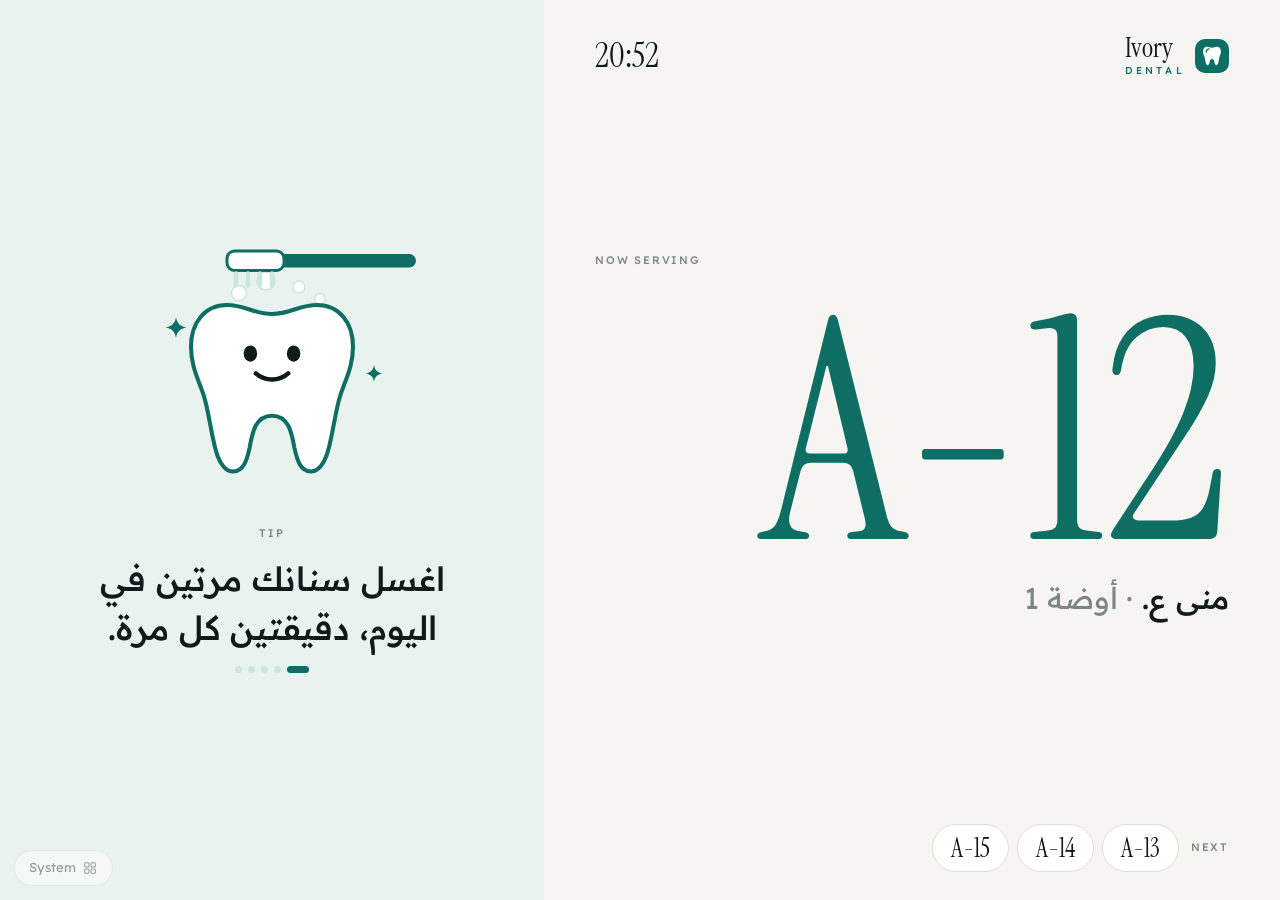
<file: screen.html>
<!doctype html>
<html lang="ar" dir="rtl">
<head>
<meta charset="utf-8">
<meta name="viewport" content="width=device-width,initial-scale=1,viewport-fit=cover">
<title>Waiting Screen · Ivory Dental</title>
<meta name="theme-color" content="#F7F5F2">
<link rel="icon" href="assets/favicon.svg" type="image/svg+xml">
<link rel="preconnect" href="https://fonts.googleapis.com">
<link rel="preconnect" href="https://fonts.gstatic.com" crossorigin>
<link href="https://fonts.googleapis.com/css2?family=Instrument+Serif:ital@0;1&family=Readex+Pro:wght@300;400;500;600&display=swap" rel="stylesheet">
<meta property="og:title" content="Ivory Dental · Waiting screen">
<meta property="og:description" content="شاشة الانتظار: الدور ونصايح للأسنان (Demo).">
<meta property="og:image" content="https://a7madshiref001-ctrl.github.io/ivory-dental-demo/assets/og.jpg">
<meta property="og:type" content="website">
<meta name="twitter:card" content="summary_large_image">
<link rel="stylesheet" href="assets/ivory.css?v=3">
<style>
.scr{min-height:100dvh;display:grid}
@media (min-width:860px){.scr{grid-template-columns:1.15fr .85fr}}
.now{padding:28px clamp(20px,4vw,56px);display:flex;flex-direction:column;gap:8px}
.now header{display:flex;justify-content:space-between;align-items:center;margin-bottom:auto}
.clock{font-family:var(--f-en);font-size:34px;direction:ltr}
.big{font-family:var(--f-en);font-size:clamp(130px,24vw,320px);line-height:.85;direction:ltr;text-align:right;color:var(--teal);margin-top:28px}
.big.call{animation:call 1.2s var(--ease)}
@keyframes call{0%{transform:scale(.8);opacity:0}40%{transform:scale(1.05);opacity:1}100%{transform:none}}
.who{font-size:clamp(20px,2.6vw,30px);font-weight:500}
.who span{color:var(--muted);font-weight:400}
.next{margin-top:auto;padding-top:32px;display:flex;align-items:center;gap:12px;flex-wrap:wrap}
.next .tk{height:48px;padding:0 18px;border-radius:999px;background:var(--card);border:1px solid var(--line);display:inline-flex;align-items:center;font-family:var(--f-en);font-size:26px;direction:ltr}
.tip{background:var(--teal-50);padding:28px clamp(20px,4vw,56px);display:flex;flex-direction:column;justify-content:center;gap:14px;text-align:center;align-items:center}
.anim{width:min(300px,70vw);height:auto;overflow:visible}
.anim .tooth{fill:#fff;stroke:var(--teal);stroke-width:.45;stroke-linejoin:round}
.anim .face{fill:none;stroke:var(--ink);stroke-width:.5;stroke-linecap:round}
.anim .eye{fill:var(--ink)}
.anim .brush{animation:scrub 1.1s ease-in-out infinite;transform-box:view-box;transform-origin:150px 40px}
.anim .foam circle{fill:#fff;stroke:var(--teal-100);stroke-width:1;animation:foam 2.2s ease-out infinite;transform-box:fill-box;transform-origin:center}
.anim .foam circle:nth-child(2){animation-delay:.5s}
.anim .foam circle:nth-child(3){animation-delay:1s}
.anim .foam circle:nth-child(4){animation-delay:1.5s}
.anim .spk{fill:var(--teal);animation:twinkle 2.4s ease-in-out infinite;transform-box:fill-box;transform-origin:center}
.anim .spk:nth-of-type(2){animation-delay:1.2s}
.anim .blink{animation:blinkEye 4s infinite;transform-box:fill-box;transform-origin:center}
@keyframes scrub{0%,100%{transform:translateX(-26px) rotate(-6deg)}50%{transform:translateX(26px) rotate(4deg)}}
@keyframes foam{0%{transform:translateY(0) scale(.4);opacity:0}25%{opacity:1}100%{transform:translateY(-34px) scale(1);opacity:0}}
@keyframes twinkle{0%,100%{transform:scale(0);opacity:0}50%{transform:scale(1);opacity:1}}
@keyframes blinkEye{0%,46%,50%,100%{transform:scaleY(1)}48%{transform:scaleY(.1)}}
.tip-text{font-size:clamp(22px,2.6vw,34px);font-weight:500;line-height:1.45;max-width:18ch;min-height:2.9em;transition:opacity .5s,transform .5s var(--ease)}
.tip-text.out{opacity:0;transform:translateY(10px)}
.tdots{display:flex;gap:6px}
.tdots i{width:7px;height:7px;border-radius:7px;background:var(--teal-100);transition:width .4s var(--ease),background-color .4s}
.tdots i.on{width:22px;background:var(--teal)}
.back{position:fixed;bottom:14px;left:14px;opacity:.5}
.back:hover{opacity:1}
</style>
</head>
<body>
<main class="scr">
  <section class="now" aria-live="assertive">
    <header>
      <span class="brand"><span data-mark></span><span class="stack"><span class="name">Ivory</span><span class="label">Dental</span></span></span>
      <span class="clock" id="clock"></span>
    </header>
    <span class="label">Now serving</span>
    <div class="big" id="big">A-12</div>
    <div class="who" id="who"></div>
    <div class="next"><span class="label">Next</span><span id="next" style="display:flex;gap:8px;flex-wrap:wrap"></span></div>
  </section>

  <section class="tip">
    <svg class="anim" viewBox="0 0 200 190" aria-hidden="true">
      <g class="foam"><circle cx="78" cy="44" r="5"/><circle cx="118" cy="40" r="4"/><circle cx="96" cy="36" r="6"/><circle cx="132" cy="48" r="3.5"/></g>
      <g transform="translate(28 34) scale(6)">
        <path class="tooth" d="M7 3c-2.5 0-4 2-4 4.6 0 2.2.8 3.6 1.4 5.4.6 1.9.8 4.2 1.4 6.3.4 1.3 1 2.2 1.9 2.2 1.1 0 1.5-1.2 1.8-2.6.3-1.6.6-3.6 2.5-3.6s2.2 2 2.5 3.6c.3 1.4.7 2.6 1.8 2.6.9 0 1.5-.9 1.9-2.2.6-2.1.8-4.4 1.4-6.3.6-1.8 1.4-3.2 1.4-5.4C21 5 19.5 3 17 3c-2 0-3 1-5 1S9 3 7 3z"/>
        <ellipse class="eye blink" cx="9.6" cy="8.4" rx=".75" ry=".9"/>
        <ellipse class="eye blink" cx="14.4" cy="8.4" rx=".75" ry=".9"/>
        <path class="face" d="M10.2 10.6c1 .9 2.6.9 3.6 0"/>
      </g>
      <g class="brush">
        <rect x="104" y="18" width="92" height="9" rx="4.5" fill="var(--teal)"/>
        <rect x="70" y="16" width="38" height="13" rx="5" fill="#fff" stroke="var(--teal)" stroke-width="2"/>
        <g stroke="var(--teal-100)" stroke-width="3" stroke-linecap="round"><path d="M76 31v8M84 31v8M92 31v8M100 31v8"/></g>
      </g>
      <path class="spk" d="M36 60c.6 4.2 2.8 6.4 7 7-4.2.6-6.4 2.8-7 7-.6-4.2-2.8-6.4-7-7 4.2-.6 6.4-2.8 7-7z"/>
      <path class="spk" d="M168 92c.5 3.4 2.2 5.1 5.6 5.6-3.4.5-5.1 2.2-5.6 5.6-.5-3.4-2.2-5.1-5.6-5.6 3.4-.5 5.1-2.2 5.6-5.6z"/>
    </svg>
    <span class="label">Tip</span>
    <p class="tip-text" id="tip"></p>
    <div class="tdots" id="tdots"></div>
  </section>
</main>
<a class="sys back" href="index.html"><i data-i="grid"></i>System</a>

<script src="assets/ivory.js?v=3"></script>
<script>
(function () {
  const { desk, queueFrom } = IV;
  const $ = (s) => document.querySelector(s);

  let last = null;
  function render() {
    const q = queueFrom(desk.get());
    const big = $('#big');
    big.textContent = q.now ? 'A-' + q.now : '—';
    if (last !== null && last !== q.now) { big.classList.remove('call'); void big.offsetWidth; big.classList.add('call'); }
    last = q.now;
    $('#who').innerHTML = q.now ? `${q.nowName} <span>· أوضة 1</span>` : '<span>استنى شوية</span>';
    $('#next').innerHTML = q.waiting.slice(0, 4).map((w) => `<span class="tk">A-${w.n}</span>`).join('') || '<span class="muted">—</span>';
  }
  render();
  desk.on(render);

  const TIPS = [
    'اغسل سنانك مرتين في اليوم، دقيقتين كل مرة.',
    'غيّر الفرشة كل 3 شهور.',
    'الخيط بيوصل للي الفرشة مبتوصلوش.',
    'قلّل السكريات بين الوجبات.',
    'اكشف كل 6 شهور، حتى لو مفيش ألم.',
  ];
  let t = 0;
  const tip = $('#tip');
  $('#tdots').innerHTML = TIPS.map(() => '<i></i>').join('');
  function showTip() {
    tip.classList.add('out');
    setTimeout(() => {
      tip.textContent = TIPS[t];
      tip.classList.remove('out');
      document.querySelectorAll('#tdots i').forEach((d, i) => d.classList.toggle('on', i === t));
      t = (t + 1) % TIPS.length;
    }, 450);
  }
  showTip();
  setInterval(showTip, 7000);

  const clk = () => { $('#clock').textContent = new Date().toLocaleTimeString('en-GB', { hour: '2-digit', minute: '2-digit' }); };
  clk();
  setInterval(clk, 15000);
})();
</script>
</body>
</html>
</file>
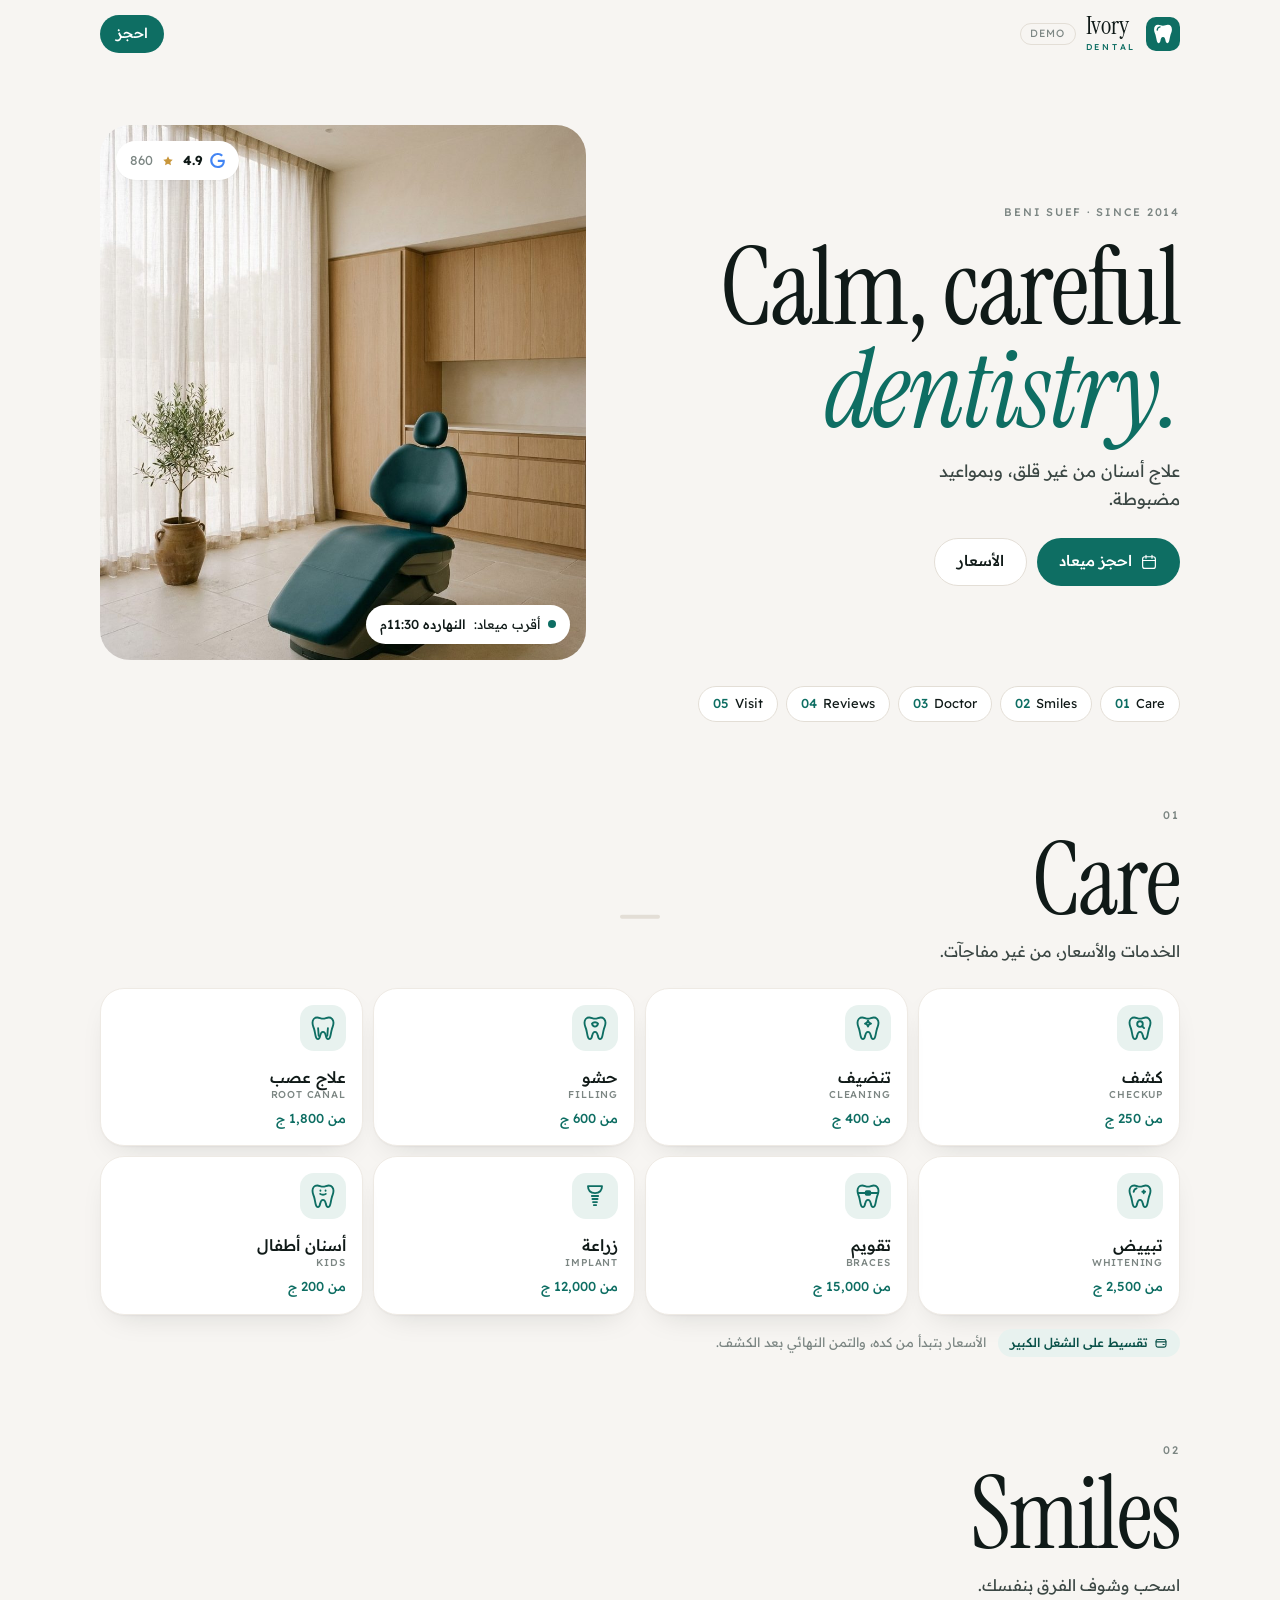
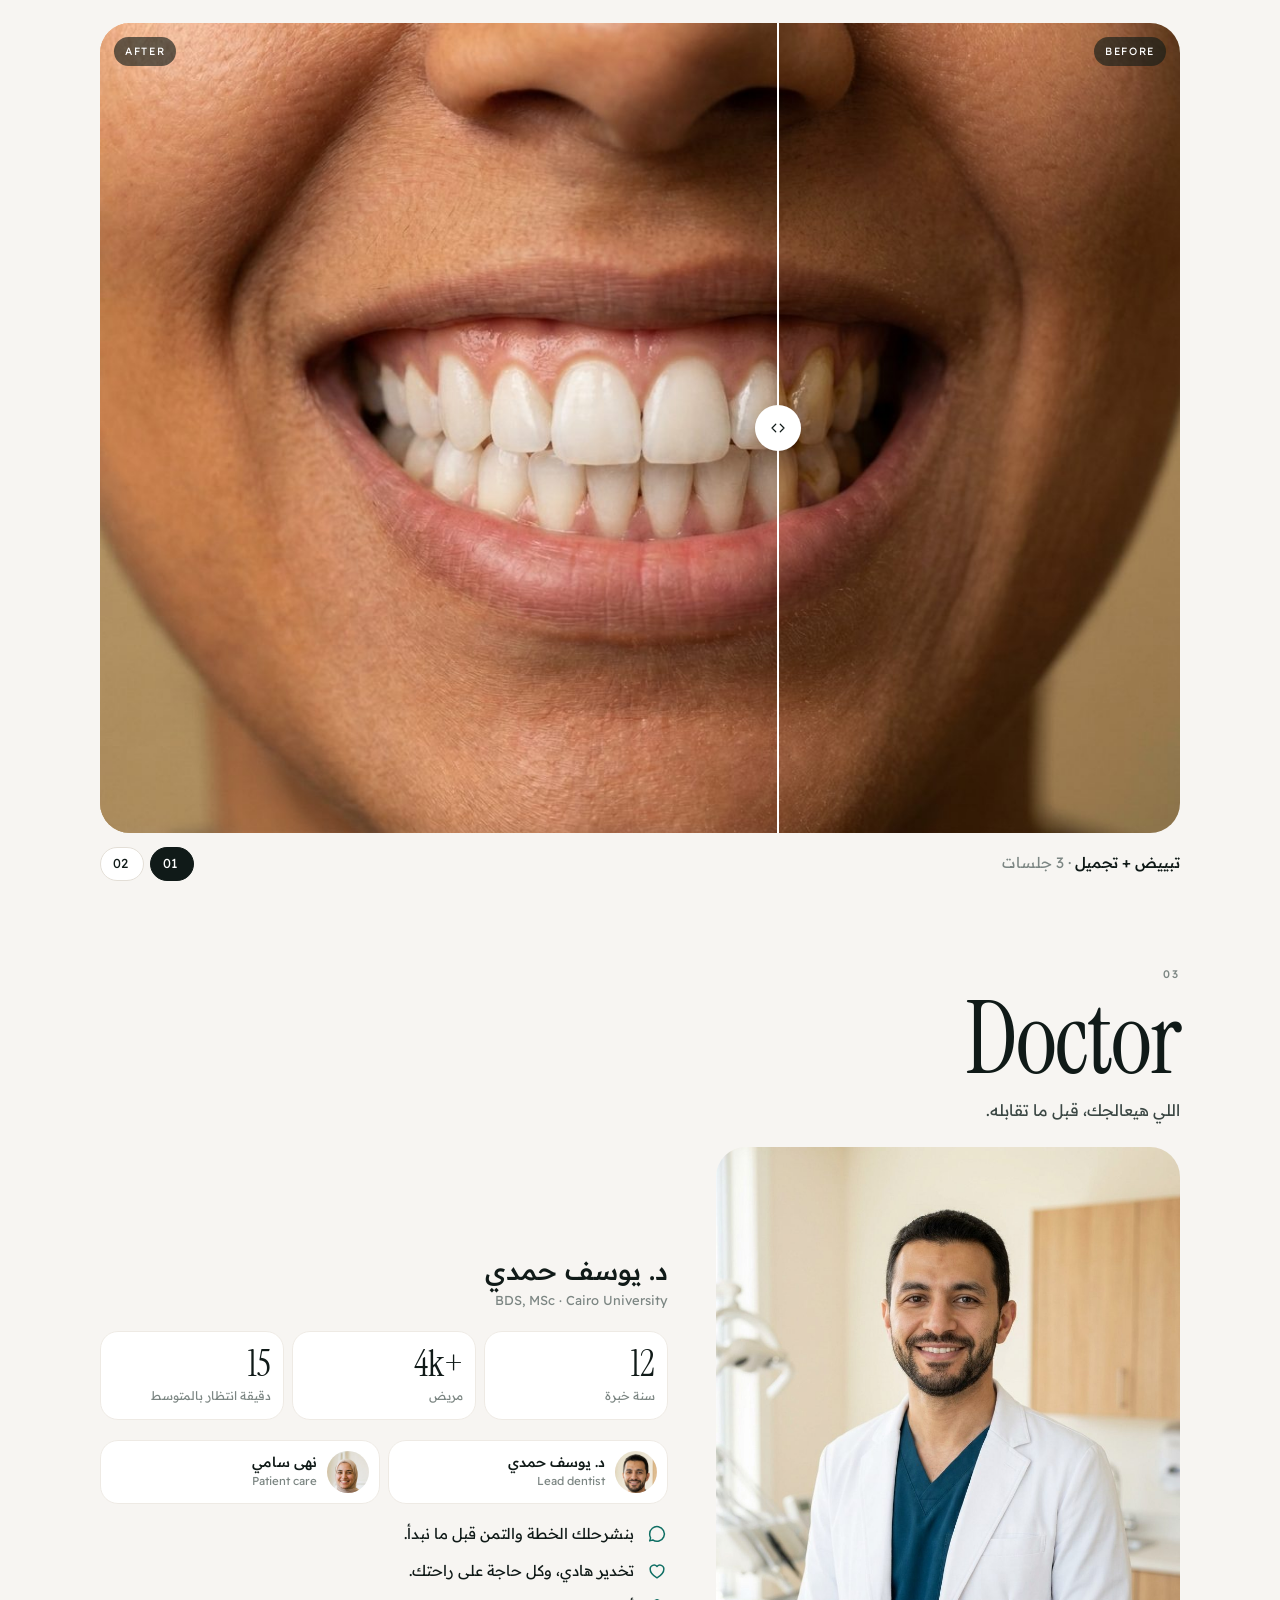
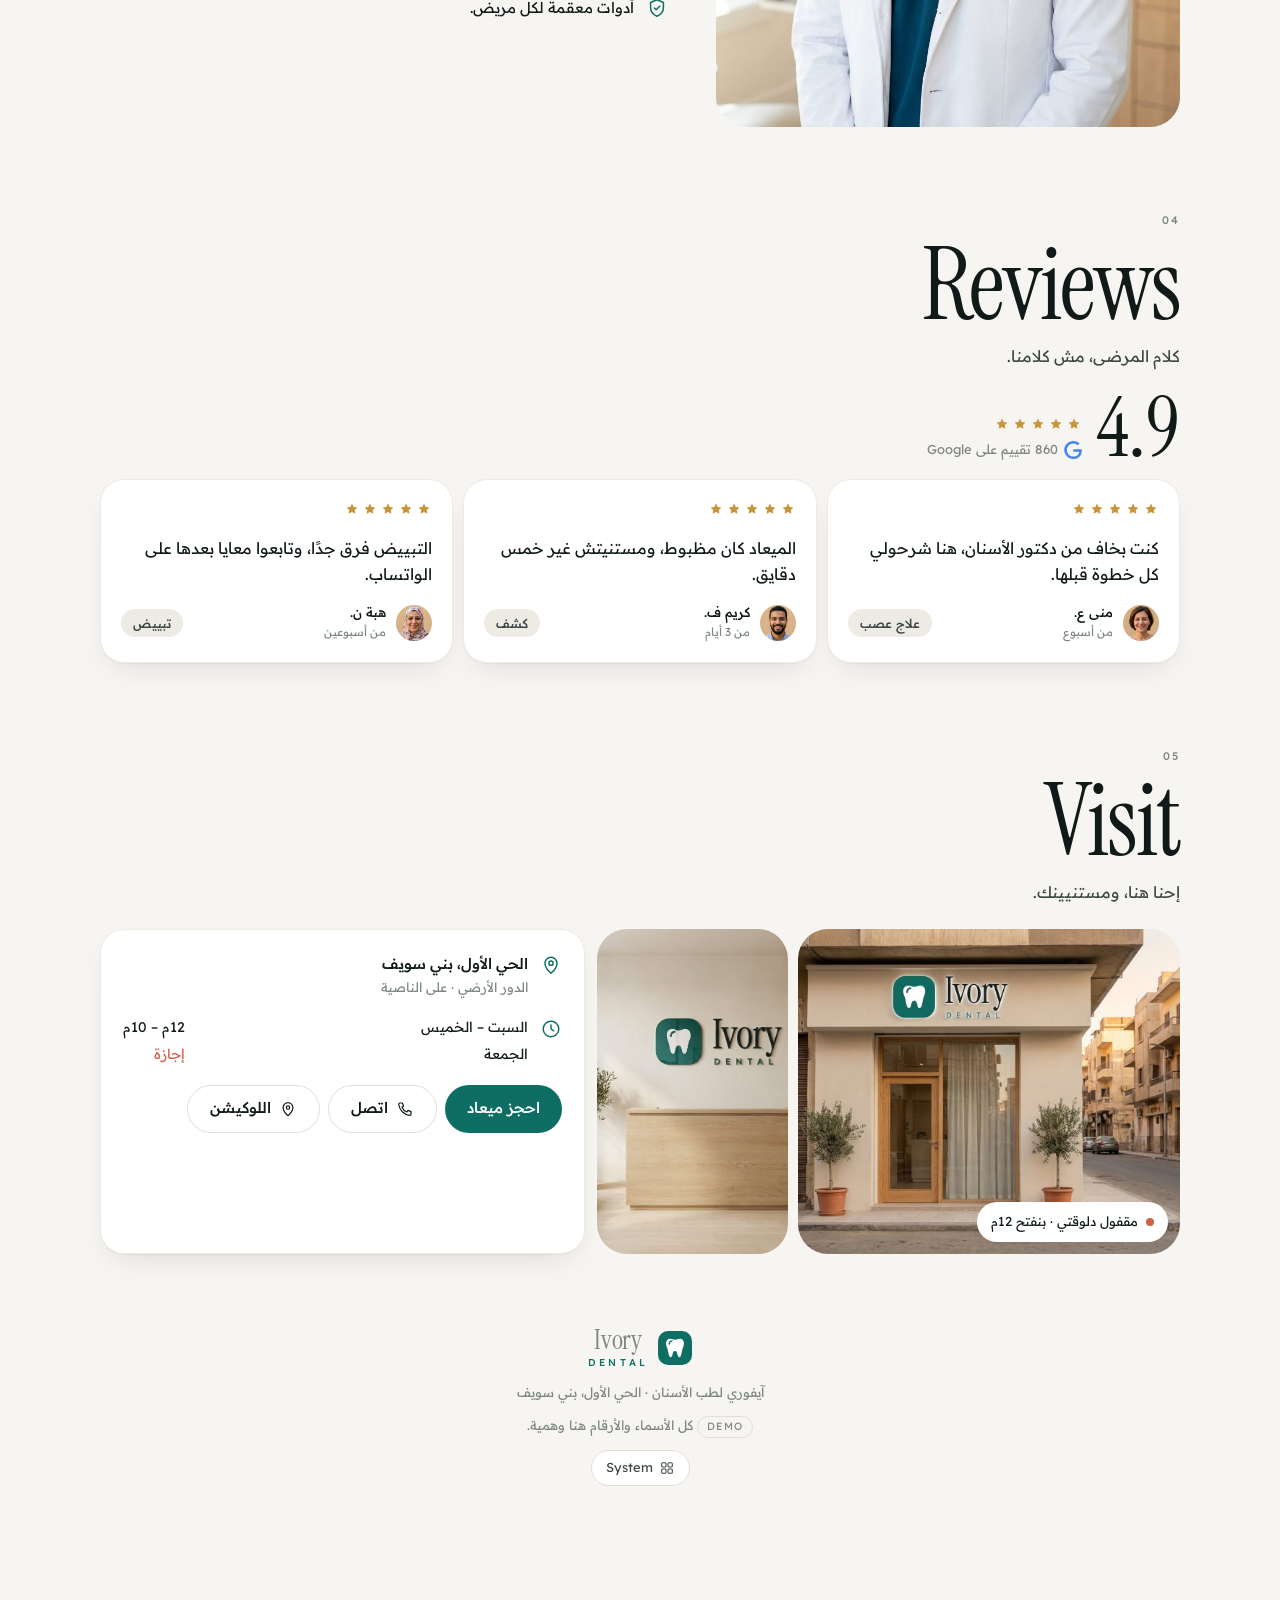
<file: site.html>
<!doctype html>
<html lang="ar" dir="rtl">
<head>
<meta charset="utf-8">
<meta name="viewport" content="width=device-width,initial-scale=1,viewport-fit=cover">
<title>Ivory Dental · آيفوري لطب الأسنان</title>
<meta name="description" content="عيادة أسنان في بني سويف — احجز ميعادك في 3 ضغطات.">
<meta name="theme-color" content="#F7F5F2">
<link rel="icon" href="assets/favicon.svg" type="image/svg+xml">
<link rel="preconnect" href="https://fonts.googleapis.com">
<link rel="preconnect" href="https://fonts.gstatic.com" crossorigin>
<link href="https://fonts.googleapis.com/css2?family=Instrument+Serif:ital@0;1&family=Readex+Pro:wght@300;400;500;600&display=swap" rel="stylesheet">
<meta property="og:title" content="Ivory Dental · آيفوري لطب الأسنان">
<meta property="og:description" content="Calm, careful dentistry. احجز ميعادك في 3 ضغطات (Demo).">
<meta property="og:image" content="https://a7madshiref001-ctrl.github.io/ivory-dental-demo/assets/og.jpg">
<meta property="og:type" content="website">
<meta name="twitter:card" content="summary_large_image">
<link rel="stylesheet" href="assets/ivory.css?v=3">
<style>
/* nav */
.nav{position:sticky;top:0;z-index:50;background:var(--paper);border-bottom:1px solid transparent;transition:border-color .3s}
.nav.scrolled{border-color:var(--line)}
.nav-in{height:68px;display:flex;align-items:center;gap:10px}
.nav-in .demo-pill{margin-left:auto}
.nav-in .brand .name{font-size:25px;line-height:.9}
.nav-in .brand .stack .label{font-size:8.5px}
@media (max-width:359px){.nav-in .demo-pill{display:none}}
.nav-sec{font-size:13px;color:var(--muted);opacity:0;transition:opacity .3s;white-space:nowrap;margin-left:4px}
@media (max-width:420px){.nav-sec{display:none}}
.nav-sec b{color:var(--teal);font-weight:500;margin-right:4px}
.nav-sec.on{opacity:1}
@media (max-width:359px){.nav-sec{display:none}}

/* hero */
.hero{display:grid;gap:26px;padding-top:24px}
.hero h1{font-size:clamp(54px,15vw,108px);margin:12px 0 16px}
.lead{font-size:17px;color:var(--ink-2);max-width:30ch}
.hero .acts{display:flex;gap:10px;flex-wrap:wrap;margin-top:24px}
.hero-img{position:relative;border-radius:var(--r-xl);overflow:hidden;aspect-ratio:4/5;background:var(--paper-2)}
.hero-img img{width:100%;height:100%;object-fit:cover}
.float{position:absolute;display:flex;align-items:center;gap:8px;background:var(--card);border-radius:999px;padding:9px 14px;font-size:13px;box-shadow:var(--shadow);animation:floatIn .8s var(--ease) both}
.float .ico{width:14px;height:14px;color:var(--gold)}
.float svg.brand{width:15px;height:15px}
.f1{bottom:16px;right:16px;animation-delay:.5s}
.f2{top:16px;left:16px;animation-delay:.7s}
@keyframes floatIn{from{opacity:0;transform:translateY(10px)}}
.pills{display:flex;flex-wrap:wrap;gap:8px}
.pills a{height:36px;padding:0 14px;border-radius:999px;border:1px solid var(--line);background:var(--card);display:inline-flex;align-items:center;gap:6px;font-size:13px;transition:border-color .2s}
.pills a:hover{border-color:var(--teal)}
.pills b{color:var(--teal);font-weight:500}
@media (min-width:900px){
  .hero{grid-template-columns:1.05fr .95fr;align-items:center;padding-top:56px;column-gap:56px}
  .hero-img{aspect-ratio:4/4.4}
  .pills{grid-column:1/-1}
}

/* sections */
.sec{padding-top:80px;scroll-margin-top:64px}
.sec-head{margin-bottom:24px}
.sec-head .title{font-size:clamp(58px,16vw,100px);margin:6px 0 10px}
.sec-head p{color:var(--ink-2);font-size:16px}

/* 01 care */
.svc{display:grid;grid-template-columns:repeat(2,minmax(0,1fr));gap:10px}
@media (min-width:760px){.svc{grid-template-columns:repeat(4,minmax(0,1fr))}}
.svc .card{display:flex;flex-direction:column;align-items:flex-start;padding:16px;min-height:158px;transition:transform .25s var(--ease),border-color .2s}
.svc .card:hover{transform:translateY(-3px);border-color:var(--teal-100)}
.si{width:46px;height:46px;border-radius:14px;background:var(--teal-50);color:var(--teal);display:grid;place-items:center;flex:none}
.svc .card:hover .si .ico{animation:wiggle .6s var(--ease)}
@keyframes wiggle{25%{transform:rotate(-9deg)}75%{transform:rotate(9deg)}}
.svc b{font-weight:500;font-size:16px;margin-top:auto;padding-top:16px;line-height:1.3}
.svc .label{letter-spacing:.08em;font-size:10px}
.svc .price{margin-top:6px;font-size:13px;color:var(--teal);font-weight:500}
.svc-note{display:flex;flex-wrap:wrap;align-items:center;gap:8px 12px;margin-top:14px;font-size:13px;color:var(--muted)}

/* 02 smiles */
.ba{position:relative;aspect-ratio:4/3;border-radius:var(--r-xl);overflow:hidden;background:var(--paper-2);touch-action:pan-y;user-select:none;-webkit-user-select:none;cursor:ew-resize;--p:50%}
.ba img{position:absolute;inset:0;width:100%;height:100%;object-fit:cover;pointer-events:none}
.ba .after{position:absolute;inset:0;clip-path:inset(0 calc(100% - var(--p)) 0 0)}
.ba .handle{position:absolute;top:0;bottom:0;left:var(--p);width:2px;background:#fff;transform:translateX(-50%);pointer-events:none}
.ba .handle span{position:absolute;top:50%;left:50%;width:46px;height:46px;border-radius:50%;background:#fff;color:var(--ink);transform:translate(-50%,-50%);display:grid;place-items:center;box-shadow:var(--shadow)}
.ba .tag{position:absolute;top:14px;background:rgba(16,26,24,.62);color:#fff;font-size:10.5px;letter-spacing:.16em;text-transform:uppercase;padding:6px 11px;border-radius:999px;direction:ltr}
.ba .tag.b{right:14px}
.ba .tag.a{left:14px}
.ba-cap{display:flex;justify-content:space-between;align-items:center;gap:12px;flex-wrap:wrap;margin-top:14px}
.ba-cap b{font-weight:500}
.cases{display:flex;gap:6px}
.cases button{height:34px;min-width:44px;padding:0 12px;border-radius:999px;border:1px solid var(--line);background:var(--card);font-size:13px;direction:ltr}
.cases button.on{background:var(--ink);border-color:var(--ink);color:#fff}

/* 03 doctor */
.doc{display:grid;gap:20px}
@media (min-width:860px){.doc{grid-template-columns:.9fr 1.1fr;align-items:center;gap:48px}}
.doc-img{border-radius:var(--r-xl);overflow:hidden;aspect-ratio:4/5;background:var(--paper-2)}
.doc-img img{width:100%;height:100%;object-fit:cover}
.doc h3{font-size:26px;font-weight:500;line-height:1.3}
.doc .cred{font-size:13px;color:var(--muted);direction:ltr;text-align:right;margin-top:2px}
.stats{display:grid;grid-template-columns:repeat(3,minmax(0,1fr));gap:8px;margin:20px 0}
.stats div{padding:14px 12px;border-radius:var(--r);background:var(--card);border:1px solid var(--line-2)}
.stats b{display:block;font-family:var(--f-en);font-weight:400;font-size:36px;line-height:1;direction:ltr;text-align:right}
.stats span{display:block;font-size:12px;color:var(--muted);margin-top:6px;line-height:1.4}
.team{display:grid;grid-template-columns:repeat(2,minmax(0,1fr));gap:8px;margin-bottom:18px}
.team > div{display:flex;align-items:center;gap:10px;padding:10px;border-radius:var(--r);background:var(--card);border:1px solid var(--line-2);min-width:0}
.team .avt{width:42px;height:42px}
.team b{display:block;font-weight:500;font-size:14px;line-height:1.3}
.team small{display:block;font-size:11.5px;color:var(--muted);text-align:right}
.ways{display:grid;gap:12px}
.ways li{display:flex;align-items:center;gap:12px;font-size:15px}
.ways .ico{color:var(--teal)}

/* 04 reviews */
.rating{display:flex;align-items:flex-end;gap:14px;margin-bottom:18px}
.rating .big{font-family:var(--f-en);font-size:84px;line-height:.8;direction:ltr}
.stars{display:inline-flex;gap:2px;color:var(--gold);direction:ltr}
.stars .ico{width:16px;height:16px;fill:currentColor;stroke:none}
.revs{display:grid;gap:10px}
@media (min-width:860px){.revs{grid-template-columns:repeat(3,1fr)}}
.rev{padding:20px}
.rev p{font-size:16px;margin:12px 0 16px;line-height:1.6}
.rev footer{display:flex;justify-content:space-between;align-items:center;gap:8px;font-size:13px;color:var(--muted)}
.rev .who{display:flex;align-items:center;gap:10px}
.rev .who .avt{width:36px;height:36px}
.rev .who b{display:block;font-weight:500;color:var(--ink);line-height:1.3}
.rev .who small{font-size:11.5px}
.g-line{font-size:13px;display:flex;align-items:center;gap:6px}

/* 05 visit */
.visit{display:grid;gap:12px}
@media (min-width:860px){.visit{grid-template-columns:1.2fr 1fr}}
.photos{display:grid;grid-template-columns:2fr 1fr;gap:10px}
.photos figure{position:relative;border-radius:var(--r-xl);overflow:hidden;background:var(--paper-2)}
.photos img{width:100%;height:100%;object-fit:cover}
.ph-a{aspect-ratio:4/3.4}
.f3{bottom:12px;right:12px;animation-delay:.2s}
.f3.closed .live{background:var(--coral);animation:none}
.info{padding:22px;display:grid;gap:18px;align-content:start}
.info .row{display:flex;gap:12px;align-items:flex-start}
.info .row .ico{color:var(--teal);margin-top:2px}
.hours{display:grid;grid-template-columns:1fr auto;gap:4px 16px;font-size:14px;width:100%}
.hours .off{color:var(--coral)}
.info .acts{display:flex;gap:8px;flex-wrap:wrap}

/* footer + sticky cta */
.foot{padding:72px 20px 130px;display:grid;justify-items:center;gap:12px;text-align:center;font-size:13px;color:var(--muted)}
.cta{position:fixed;left:12px;right:12px;bottom:12px;margin-inline:auto;max-width:520px;z-index:60;display:flex;align-items:center;justify-content:space-between;gap:10px;background:var(--ink);color:#fff;border-radius:999px;padding:7px;transform:translateY(150%);transition:transform .45s var(--ease)}
.cta.show{transform:none}
.cta span{display:flex;align-items:center;gap:8px;font-size:13px;padding-right:12px;min-width:0}
.cta .btn{height:42px;padding:0 18px}
@media (min-width:900px){.cta{display:none}}

/* booking sheet */
.bk-prog{height:3px;border-radius:3px;background:var(--line-2);overflow:hidden;margin:4px 0 18px}
.bk-prog i{display:block;height:100%;background:var(--teal);transition:width .45s var(--ease)}
.bk-sub{color:var(--muted);margin-bottom:16px}
.opt{display:flex;align-items:center;gap:12px;width:100%;padding:10px 12px;border-radius:16px;border:1px solid var(--line);background:var(--card);margin-bottom:8px;text-align:right;transition:border-color .2s,background-color .2s}
.opt.on{border-color:var(--teal);background:var(--teal-50)}
.opt .si{width:40px;height:40px;border-radius:12px}
.opt .grow{flex:1;min-width:0;display:grid;line-height:1.35}
.opt .grow small{font-size:11.5px;color:var(--muted);direction:ltr;text-align:right}
.opt .price{font-size:13px;color:var(--teal);font-weight:500;white-space:nowrap}
.hint{font-size:13px;color:var(--muted);text-align:center;margin-top:6px}
.days{display:grid;grid-template-columns:repeat(3,minmax(0,1fr));gap:8px;margin-bottom:18px}
@media (min-width:480px){.days{grid-template-columns:repeat(6,minmax(0,1fr))}}
.day{display:grid;justify-items:center;padding:10px 4px;border-radius:14px;border:1px solid var(--line);background:var(--card);line-height:1.3;transition:background-color .2s,border-color .2s}
.day small{font-size:11.5px;color:var(--muted)}
.day b{font-size:21px;font-weight:500}
.day.on{background:var(--ink);border-color:var(--ink);color:#fff}
.day.on small{color:rgba(255,255,255,.7)}
.times{display:grid;grid-template-columns:repeat(3,minmax(0,1fr));gap:8px}
.time{height:46px;border-radius:12px;border:1px solid var(--line);background:var(--card);font-size:14px;text-align:center;transition:background-color .2s,border-color .2s}
.time:disabled{opacity:.35;text-decoration:line-through;cursor:not-allowed}
.time.on{background:var(--teal);border-color:var(--teal);color:#fff}
.bk-foot{position:sticky;bottom:0;background:var(--paper);padding:14px 0 6px;margin-top:14px}
.ok{width:104px;height:104px;margin:12px auto 18px;border-radius:32px;background:var(--teal-50);display:grid;place-items:center;position:relative}
.ok svg{width:64px;height:64px;fill:none;stroke:var(--teal);stroke-width:1.3;stroke-linecap:round;stroke-linejoin:round}
.ok .draw{stroke-dasharray:100;stroke-dashoffset:100;animation:draw 1.1s var(--ease) forwards}
.ok .chk{stroke-dasharray:100;stroke-dashoffset:100;stroke-width:1.8;animation:draw .6s var(--ease) .9s forwards}
.ok .spk{position:absolute;width:18px;height:18px;color:var(--teal);opacity:0;animation:spark .9s var(--ease) 1.3s both}
.ok .spk.s1{top:6px;left:8px}
.ok .spk.s2{bottom:10px;right:4px;width:13px;height:13px;animation-delay:1.45s}
@keyframes draw{to{stroke-dashoffset:0}}
@keyframes spark{0%{opacity:0;transform:scale(0) rotate(-40deg)}60%{opacity:1;transform:scale(1.2)}100%{opacity:1;transform:scale(1)}}
.done-title{text-align:center!important;font-size:42px!important}
.sum{padding:6px 18px;margin:18px 0 12px}
.sum div{display:flex;justify-content:space-between;gap:12px;padding:12px 0;border-bottom:1px solid var(--line-2);font-size:14.5px}
.sum div:last-child{border-bottom:0}
.sum span{color:var(--muted)}
.wa{display:flex;align-items:center;gap:10px;justify-content:center;font-size:14px;color:var(--ink-2)}
.wa .ico{color:var(--teal)}
</style>
</head>
<body>

<header class="nav" id="nav">
  <div class="wrap nav-in">
    <a class="brand" href="#top" aria-label="Ivory Dental">
      <span data-mark></span>
      <span class="stack"><span class="name">Ivory</span><span class="label">Dental</span></span>
    </a>
    <span class="demo-pill">Demo</span>
    <span class="nav-sec ltr" id="navSec"><b>01</b>Care</span>
    <button class="btn btn-primary btn-sm" data-book>احجز</button>
  </div>
</header>

<main>
  <section class="hero wrap" id="top">
    <div>
      <span class="label">Beni Suef · Since 2014</span>
      <h1 class="title">Calm, careful <em>dentistry.</em></h1>
      <p class="lead">علاج أسنان من غير قلق، وبمواعيد مضبوطة.</p>
      <div class="acts">
        <button class="btn btn-primary" data-book><i data-i="calendar"></i>احجز ميعاد</button>
        <a class="btn btn-ghost" href="#care">الأسعار</a>
      </div>
    </div>
    <figure class="hero-img">
      <img src="assets/img/hero.jpg" alt="عيادة آيفوري من جوه" fetchpriority="high">
      <div class="float f1"><span class="live"></span>أقرب ميعاد: <b class="next-slot" style="font-weight:500"></b></div>
      <div class="float f2"><i data-brand="google"></i><b class="ltr">4.9</b><i data-i="star" class="fill"></i><span class="muted">860</span></div>
    </figure>
    <nav class="pills" aria-label="أقسام الصفحة">
      <a class="ltr" href="#care"><b>01</b> Care</a>
      <a class="ltr" href="#smiles"><b>02</b> Smiles</a>
      <a class="ltr" href="#doctor"><b>03</b> Doctor</a>
      <a class="ltr" href="#reviews"><b>04</b> Reviews</a>
      <a class="ltr" href="#visit"><b>05</b> Visit</a>
    </nav>
  </section>

  <!-- 01 Care -->
  <section class="sec wrap" id="care" data-sec="01" data-name="Care">
    <div class="sec-head rv">
      <span class="label">01</span>
      <h2 class="title">Care</h2>
      <p>الخدمات والأسعار، من غير مفاجآت.</p>
    </div>
    <div class="svc" id="svc"></div>
    <div class="svc-note rv">
      <span class="chip teal"><i data-i="wallet"></i>تقسيط على الشغل الكبير</span>
      <span>الأسعار بتبدأ من كده، والتمن النهائي بعد الكشف.</span>
    </div>
  </section>

  <!-- 02 Smiles -->
  <section class="sec wrap" id="smiles" data-sec="02" data-name="Smiles">
    <div class="sec-head rv">
      <span class="label">02</span>
      <h2 class="title">Smiles</h2>
      <p>اسحب وشوف الفرق بنفسك.</p>
    </div>
    <div class="ba rv" id="ba" aria-label="قبل وبعد">
      <img id="baB" src="assets/img/before-1.jpg" alt="قبل العلاج">
      <div class="after"><img id="baA" src="assets/img/after-1.jpg" alt="بعد العلاج"></div>
      <div class="handle"><span><i data-i="swap" class="sm"></i></span></div>
      <span class="tag b">Before</span>
      <span class="tag a">After</span>
    </div>
    <div class="ba-cap">
      <div><b id="baCap">تبييض + تجميل</b> <span class="muted" id="baN">· 3 جلسات</span></div>
      <div class="cases" id="cases"></div>
    </div>
  </section>

  <!-- 03 Doctor -->
  <section class="sec wrap" id="doctor" data-sec="03" data-name="Doctor">
    <div class="sec-head rv">
      <span class="label">03</span>
      <h2 class="title">Doctor</h2>
      <p>اللي هيعالجك، قبل ما تقابله.</p>
    </div>
    <div class="doc">
      <figure class="doc-img rv"><img src="assets/img/doctor.jpg" alt="د. يوسف حمدي" loading="lazy"></figure>
      <div class="rv">
        <h3>د. يوسف حمدي</h3>
        <p class="cred">BDS, MSc · Cairo University</p>
        <div class="stats">
          <div><b>12</b><span>سنة خبرة</span></div>
          <div><b>4k+</b><span>مريض</span></div>
          <div><b>15</b><span>دقيقة انتظار بالمتوسط</span></div>
        </div>
        <div class="team">
          <div><img class="avt" src="assets/img/av-doctor.jpg" alt=""><span><b>د. يوسف حمدي</b><small class="ltr">Lead dentist</small></span></div>
          <div><img class="avt" src="assets/img/av-noha.jpg" alt=""><span><b>نهى سامي</b><small class="ltr">Patient care</small></span></div>
        </div>
        <ul class="ways">
          <li><i data-i="chat"></i>بنشرحلك الخطة والتمن قبل ما نبدأ.</li>
          <li><i data-i="heart"></i>تخدير هادي، وكل حاجة على راحتك.</li>
          <li><i data-i="shield"></i>أدوات معقمة لكل مريض.</li>
        </ul>
      </div>
    </div>
  </section>

  <!-- 04 Reviews -->
  <section class="sec wrap" id="reviews" data-sec="04" data-name="Reviews">
    <div class="sec-head rv">
      <span class="label">04</span>
      <h2 class="title">Reviews</h2>
      <p>كلام المرضى، مش كلامنا.</p>
    </div>
    <div class="rating rv">
      <span class="big">4.9</span>
      <div><span class="stars" id="stars5"></span><div class="muted g-line"><i data-brand="google"></i>860 تقييم على Google</div></div>
    </div>
    <div class="revs">
      <article class="card rev rv">
        <span class="stars" data-stars></span>
        <p>كنت بخاف من دكتور الأسنان، هنا شرحولي كل خطوة قبلها.</p>
        <footer><span class="who"><img class="avt" src="assets/img/av-5.jpg" alt=""><span><b>منى ع.</b><small>من أسبوع</small></span></span><span class="chip">علاج عصب</span></footer>
      </article>
      <article class="card rev rv">
        <span class="stars" data-stars></span>
        <p>الميعاد كان مظبوط، ومستنيتش غير خمس دقايق.</p>
        <footer><span class="who"><img class="avt" src="assets/img/av-4.jpg" alt=""><span><b>كريم ف.</b><small>من 3 أيام</small></span></span><span class="chip">كشف</span></footer>
      </article>
      <article class="card rev rv">
        <span class="stars" data-stars></span>
        <p>التبييض فرق جدًا، وتابعوا معايا بعدها على الواتساب.</p>
        <footer><span class="who"><img class="avt" src="assets/img/av-8.jpg" alt=""><span><b>هبة ن.</b><small>من أسبوعين</small></span></span><span class="chip">تبييض</span></footer>
      </article>
    </div>
  </section>

  <!-- 05 Visit -->
  <section class="sec wrap" id="visit" data-sec="05" data-name="Visit">
    <div class="sec-head rv">
      <span class="label">05</span>
      <h2 class="title">Visit</h2>
      <p>إحنا هنا، ومستنيينك.</p>
    </div>
    <div class="visit">
      <div class="photos rv">
        <figure class="ph-a"><img src="assets/img/storefront.jpg" alt="واجهة العيادة" loading="lazy"><span class="float f3" id="openNow"></span></figure>
        <figure class="ph-b"><img src="assets/img/reception.jpg" alt="الاستقبال" loading="lazy"></figure>
      </div>
      <div class="card info rv">
        <div class="row"><i data-i="pin"></i><div><b style="font-weight:500">الحي الأول، بني سويف</b><div class="muted" style="font-size:13px">الدور الأرضي · على الناصية</div></div></div>
        <div class="row"><i data-i="clock"></i>
          <div class="hours">
            <span>السبت – الخميس</span><span class="tnum">12م – 10م</span>
            <span>الجمعة</span><span class="off">إجازة</span>
          </div>
        </div>
        <div class="acts">
          <button class="btn btn-primary" data-book>احجز ميعاد</button>
          <a class="btn btn-ghost" href="#" data-dead><i data-i="phone"></i>اتصل</a>
          <a class="btn btn-ghost" href="#" data-dead><i data-i="pin"></i>اللوكيشن</a>
        </div>
      </div>
    </div>
  </section>
</main>

<footer class="foot">
  <a class="brand" href="#top"><span data-mark></span><span class="stack"><span class="name">Ivory</span><span class="label">Dental</span></span></a>
  <span>آيفوري لطب الأسنان · الحي الأول، بني سويف</span>
  <span><span class="demo-pill">Demo</span> كل الأسماء والأرقام هنا وهمية.</span>
  <a class="sys" href="index.html"><i data-i="grid"></i>System</a>
</footer>

<div class="cta" id="cta">
  <span><span class="live"></span>أقرب ميعاد: <span class="next-slot"></span></span>
  <button class="btn btn-primary" data-book>احجز</button>
</div>

<div class="sheet" id="book" role="dialog" aria-modal="true" aria-label="احجز ميعاد">
  <div class="grip"></div>
  <div id="bk"></div>
</div>

<script src="assets/ivory.js?v=3"></script>
<script>
(function () {
  const { CLINIC, icon, money, store, toast, sheet, closeSheets } = IV;
  const $ = (s, r) => (r || document).querySelector(s);

  /* live bits: next free slot + open now */
  const free = IV.desk.get().find((r) => r.st === 'free');
  document.querySelectorAll('.next-slot').forEach((el) => { el.textContent = free ? `النهارده ${free.t}` : 'بكرة 12:00م'; });
  const now = new Date();
  const isOpen = now.getDay() !== 5 && now.getHours() >= 12 && now.getHours() < 22;
  const openEl = $('#openNow');
  openEl.innerHTML = `<span class="live"></span>${isOpen ? 'مفتوح دلوقتي · لحد 10م' : 'مقفول دلوقتي · بنفتح 12م'}`;
  openEl.classList.toggle('closed', !isOpen);

  /* services */
  $('#svc').innerHTML = CLINIC.services.map((s) => `
    <button class="card rv" data-book="${s.id}">
      <span class="si">${icon(s.ico, 'lg')}</span>
      <b>${s.ar}</b>
      <span class="label">${s.en}</span>
      <span class="price">من ${money(s.from)}</span>
    </button>`).join('');

  /* stars */
  const stars = (n) => Array.from({ length: n }, () => icon('star')).join('');
  document.querySelectorAll('[data-stars]').forEach((el) => { el.innerHTML = stars(5); });
  $('#stars5').innerHTML = stars(5);
  IV.reveal();

  /* nav: border + current section */
  const nav = $('#nav');
  const navSec = $('#navSec');
  const cta = $('#cta');
  const onScroll = () => nav.classList.toggle('scrolled', window.scrollY > 8);
  window.addEventListener('scroll', onScroll, { passive: true });
  onScroll();
  const secIO = new IntersectionObserver((entries) => {
    entries.forEach((en) => {
      if (en.isIntersecting) {
        navSec.innerHTML = `<b>${en.target.dataset.sec}</b>${en.target.dataset.name}`;
        navSec.classList.add('on');
      }
    });
  }, { rootMargin: '-45% 0px -50% 0px' });
  document.querySelectorAll('[data-sec]').forEach((s) => secIO.observe(s));
  new IntersectionObserver(([en]) => {
    cta.classList.toggle('show', !en.isIntersecting);
    if (en.isIntersecting) navSec.classList.remove('on');
  }, { rootMargin: '-64px 0px 0px 0px' }).observe($('.hero-img'));

  /* before / after */
  const CASES = [
    { b: 'assets/img/before-1.jpg', a: 'assets/img/after-1.jpg', cap: 'تبييض + تجميل', n: '3 جلسات' },
    { b: 'assets/img/before-2.jpg', a: 'assets/img/after-2.jpg', cap: 'تقويم شفاف', n: '14 شهر' },
  ];
  const ba = $('#ba');
  const setP = (x) => {
    const r = ba.getBoundingClientRect();
    const p = Math.min(96, Math.max(4, ((x - r.left) / r.width) * 100));
    ba.style.setProperty('--p', p + '%');
  };
  let dragging = false;
  ba.addEventListener('pointerdown', (e) => { dragging = true; ba.setPointerCapture(e.pointerId); setP(e.clientX); });
  ba.addEventListener('pointermove', (e) => { if (dragging) setP(e.clientX); });
  ba.addEventListener('pointerup', () => { dragging = false; });
  ba.addEventListener('pointercancel', () => { dragging = false; });
  const showCase = (i) => {
    const c = CASES[i];
    $('#baB').src = c.b;
    $('#baA').src = c.a;
    $('#baCap').textContent = c.cap;
    $('#baN').textContent = '· ' + c.n;
    ba.style.setProperty('--p', '50%');
    document.querySelectorAll('#cases button').forEach((b, j) => b.classList.toggle('on', i === j));
  };
  $('#cases').innerHTML = CASES.map((c, i) => `<button class="${i ? '' : 'on'}" data-case="${i}">0${i + 1}</button>`).join('');
  $('#cases').addEventListener('click', (e) => { const b = e.target.closest('[data-case]'); if (b) showCase(+b.dataset.case); });
  /* hint the slider once it comes into view */
  new IntersectionObserver(([en], obs) => {
    if (!en.isIntersecting) return;
    obs.disconnect();
    let t = 0;
    const tick = () => {
      t += 1;
      const p = 50 + Math.sin(t / 14) * 18 * Math.max(0, 1 - t / 90);
      ba.style.setProperty('--p', p + '%');
      if (t < 90 && !dragging) requestAnimationFrame(tick);
    };
    setTimeout(() => requestAnimationFrame(tick), 500);
  }, { threshold: 0.6 }).observe(ba);

  /* booking */
  const bk = $('#bk');
  const TIMES = [[12, 0], [13, 0], [14, 0], [16, 0], [17, 0], [18, 0], [19, 0], [19, 30], [20, 30], [21, 30]];
  const B = { step: 1, svc: null, day: null, time: null, name: '', phone: '' };
  const tLabel = ([h, m]) => `${h > 12 ? h - 12 : h}:${String(m).padStart(2, '0')}م`;
  const wd = new Intl.DateTimeFormat('ar-EG-u-nu-latn', { weekday: 'long' });
  const md = new Intl.DateTimeFormat('ar-EG-u-nu-latn', { day: 'numeric', month: 'long' });
  const DAYS = (() => {
    const out = [];
    const d = new Date();
    d.setHours(0, 0, 0, 0);
    while (out.length < 6) { if (d.getDay() !== 5) out.push(new Date(d)); d.setDate(d.getDate() + 1); }
    return out;
  })();
  const dayName = (d, i) => {
    const today = new Date(); today.setHours(0, 0, 0, 0);
    const diff = Math.round((d - today) / 864e5);
    return diff === 0 ? 'النهارده' : diff === 1 ? 'بكرة' : wd.format(d);
  };
  const taken = (di, ti) => {
    if (di === 0) {
      const now = new Date();
      if (TIMES[ti][0] * 60 + TIMES[ti][1] <= now.getHours() * 60 + now.getMinutes() + 30) return true;
    }
    return (di * 7 + ti * 3) % 5 === 0;
  };
  const head = (n, back) => `
    <div class="sheet-head">
      ${back ? `<button class="icon-btn sm" data-step="${n - 1}" aria-label="رجوع">${icon('back')}</button>` : `<span class="label">${n} / 3</span>`}
      ${back ? `<span class="label">${n} / 3</span>` : ''}
      <button class="icon-btn sm" data-close aria-label="إغلاق">${icon('x')}</button>
    </div>
    <div class="bk-prog"><i style="width:${(n / 3) * 100}%"></i></div>`;

  function render() {
    if (B.step === 1) {
      bk.innerHTML = head(1) + `
        <h2 class="title">What for?</h2>
        <p class="bk-sub">محتاج إيه؟</p>
        ${CLINIC.services.map((s) => `
          <button class="opt ${B.svc === s.id ? 'on' : ''}" data-svc="${s.id}">
            <span class="si">${icon(s.ico)}</span>
            <span class="grow"><b style="font-weight:500">${s.ar}</b><small>${s.en}</small></span>
            <span class="price">من ${money(s.from)}</span>
          </button>`).join('')}
        <p class="hint">مش متأكد؟ اختار «كشف» والدكتور هيقولك.</p>`;
    } else if (B.step === 2) {
      bk.innerHTML = head(2, true) + `
        <h2 class="title">When?</h2>
        <p class="bk-sub">اختار اليوم والساعة.</p>
        <div class="days">${DAYS.map((d, i) => `
          <button class="day ${B.day === i ? 'on' : ''}" data-day="${i}"><small>${dayName(d, i)}</small><b class="tnum">${d.getDate()}</b></button>`).join('')}
        </div>
        <div class="times">${B.day === null ? '' : TIMES.map((t, i) => `
          <button class="time tnum ${B.time === i ? 'on' : ''}" data-time="${i}" ${taken(B.day, i) ? 'disabled' : ''}>${tLabel(t)}</button>`).join('')}
        </div>
        ${B.day === null ? '<p class="hint">اختار يوم الأول.</p>' : ''}
        <div class="bk-foot"><button class="btn btn-primary btn-block" data-step="3" ${B.time === null ? 'disabled' : ''}>كمّل</button></div>`;
    } else if (B.step === 3) {
      bk.innerHTML = head(3, true) + `
        <h2 class="title">Last step</h2>
        <p class="bk-sub">اسمك ورقمك، عشان نبعتلك التأكيد.</p>
        <label class="field"><span>الاسم</span><input class="input" id="fName" autocomplete="name" value="${B.name}"></label>
        <label class="field"><span>رقم الموبايل</span><input class="input ltr" id="fPhone" inputmode="tel" autocomplete="tel" placeholder="01X XXXX XXXX" style="text-align:right" value="${B.phone}"></label>
        <p class="err-msg" id="fErr"></p>
        <div class="bk-foot"><button class="btn btn-primary btn-block" id="confirm">${icon('check')}تأكيد الحجز</button></div>`;
    } else {
      const s = CLINIC.services.find((x) => x.id === B.svc);
      const d = DAYS[B.day];
      bk.innerHTML = `
        <div class="sheet-head"><span></span><button class="icon-btn sm" data-close aria-label="إغلاق">${icon('x')}</button></div>
        <div class="ok">
          <svg viewBox="0 0 24 24"><path class="draw" pathLength="100" d="${IV.TOOTH}"/><path class="chk" pathLength="100" d="M9 9.2l2.1 2.1 4-4"/></svg>
          <svg class="spk s1" viewBox="0 0 24 24" style="fill:currentColor;stroke:none"><path d="M12 2c.8 5.6 3.4 8.2 10 10-6.6 1.8-9.2 4.4-10 10-.8-5.6-3.4-8.2-10-10 6.6-1.8 9.2-4.4 10-10z"/></svg>
          <svg class="spk s2" viewBox="0 0 24 24" style="fill:currentColor;stroke:none"><path d="M12 2c.8 5.6 3.4 8.2 10 10-6.6 1.8-9.2 4.4-10 10-.8-5.6-3.4-8.2-10-10 6.6-1.8 9.2-4.4 10-10z"/></svg>
        </div>
        <h2 class="title done-title">You're booked.</h2>
        <div class="card sum">
          <div><span>الخدمة</span><b style="font-weight:500">${s.ar}</b></div>
          <div><span>الميعاد</span><b style="font-weight:500">${dayName(d, B.day)} ${md.format(d)} · ${tLabel(TIMES[B.time])}</b></div>
          <div><span>الدكتور</span><b style="font-weight:500">${CLINIC.doctor}</b></div>
        </div>
        <p class="wa">${IV.brand('whatsapp')}التأكيد هيوصلك على واتساب دلوقتي.</p>
        <div style="display:grid;gap:8px;margin-top:18px">
          <a class="btn btn-primary btn-block" href="app.html">افتح My Smile</a>
          <button class="btn btn-ghost btn-block" data-close>تمام</button>
        </div>`;
    }
  }

  function open(svc) {
    Object.assign(B, { svc: svc || null, day: null, time: null, step: svc ? 2 : 1 });
    render();
    sheet('book');
  }

  document.addEventListener('click', (e) => {
    const b = e.target.closest('[data-book]');
    if (b) { open(b.dataset.book || null); return; }
  });
  bk.addEventListener('click', (e) => {
    const svc = e.target.closest('[data-svc]');
    if (svc) { B.svc = svc.dataset.svc; render(); setTimeout(() => { B.step = 2; render(); }, 180); return; }
    const day = e.target.closest('[data-day]');
    if (day) { B.day = +day.dataset.day; B.time = null; render(); return; }
    const time = e.target.closest('[data-time]');
    if (time && !time.disabled) { B.time = +time.dataset.time; render(); return; }
    const step = e.target.closest('[data-step]');
    if (step && !step.disabled) { B.step = +step.dataset.step; render(); return; }
    if (e.target.closest('#confirm')) submit();
  });

  function submit() {
    const name = $('#fName').value.trim();
    const phone = $('#fPhone').value.replace(/\D/g, '');
    B.name = name;
    B.phone = $('#fPhone').value;
    $('#fName').classList.toggle('err', name.length < 2);
    $('#fPhone').classList.toggle('err', !/^01\d{9}$/.test(phone));
    if (name.length < 2) { $('#fErr').textContent = 'اكتب اسمك.'; return; }
    if (!/^01\d{9}$/.test(phone)) { $('#fErr').textContent = 'الرقم لازم يكون 11 رقم ويبدأ بـ 01.'; return; }
    const s = CLINIC.services.find((x) => x.id === B.svc);
    const list = store.get('ivory:bookings', []);
    list.unshift({ name, svc: s.ar, day: dayName(DAYS[B.day], B.day), time: tLabel(TIMES[B.time]), at: Date.now() });
    store.set('ivory:bookings', list.slice(0, 20));
    B.step = 4;
    render();
  }
})();
</script>
</body>
</html>
</file>
<file: assets/ivory.css>
/* Ivory Dental — shared system styles */
:root{
  --paper:#F7F5F2;
  --paper-2:#EEEAE3;
  --card:#FFFFFF;
  --ink:#101A18;
  --ink-2:#3B4744;
  --muted:#7C8683;
  --line:#E3DED6;
  --line-2:#EEEAE4;
  --teal:#0E6E63;
  --teal-ink:#0A5149;
  --teal-50:#E8F2EF;
  --teal-100:#CDE5DF;
  --coral:#CF5F46;
  --coral-50:#FAEDE8;
  --gold:#C8963A;
  --r-xl:30px;
  --r-lg:24px;
  --r:18px;
  --shadow:0 1px 2px rgba(16,26,24,.04),0 12px 32px -16px rgba(16,26,24,.18);
  --f:"Readex Pro",system-ui,-apple-system,"Segoe UI",sans-serif;
  --f-en:"Instrument Serif",Georgia,serif;
  --ease:cubic-bezier(.2,.8,.2,1);
}

*,*::before,*::after{box-sizing:border-box;margin:0;padding:0}
html,body{overflow-x:clip}
html{-webkit-text-size-adjust:100%;scroll-behavior:smooth}
html.lock{overflow:hidden}
body{font-family:var(--f);font-size:15px;line-height:1.65;color:var(--ink);background:var(--paper);-webkit-font-smoothing:antialiased;text-rendering:optimizeLegibility}
img,svg{display:block;max-width:100%}
button,input,select,textarea{font:inherit;color:inherit}
button{border:0;background:none;cursor:pointer;-webkit-tap-highlight-color:transparent;text-align:inherit}
a{color:inherit;text-decoration:none;-webkit-tap-highlight-color:transparent}
ul,ol{list-style:none}
:focus-visible{outline:2px solid var(--teal);outline-offset:2px;border-radius:10px}

/* ---------- type ---------- */
.ltr{direction:ltr;unicode-bidi:isolate}
.title{font-family:var(--f-en);font-weight:400;letter-spacing:-.02em;line-height:.95;direction:ltr;text-align:right}
.title em{font-style:italic;color:var(--teal)}
.label{display:inline-block;direction:ltr;font-size:11px;font-weight:500;letter-spacing:.16em;text-transform:uppercase;color:var(--muted);line-height:1.4}
.muted{color:var(--muted)}
.tnum{font-variant-numeric:tabular-nums}
.serif-num{font-family:var(--f-en);font-weight:400;line-height:1;direction:ltr}

/* ---------- icons ---------- */
.ico{width:22px;height:22px;flex:none;fill:none;stroke:currentColor;stroke-width:1.6;stroke-linecap:round;stroke-linejoin:round}
.ico.sm{width:18px;height:18px}
.ico.lg{width:28px;height:28px}
.ico.fill{fill:currentColor;stroke:none}

/* ---------- layout ---------- */
.wrap{width:100%;max-width:1120px;margin-inline:auto;padding-inline:20px}
.top{display:flex;align-items:center;justify-content:space-between;gap:12px;height:68px}
.sys{display:inline-flex;align-items:center;gap:6px;height:36px;padding:0 14px;border-radius:999px;border:1px solid var(--line);background:var(--card);font-size:13px;color:var(--ink-2);white-space:nowrap}
.sys .ico{width:16px;height:16px}

/* ---------- brand ---------- */
.brand{display:inline-flex;align-items:center;gap:10px;line-height:1}
.brand .name{font-family:var(--f-en);font-size:27px;letter-spacing:-.01em;direction:ltr}
.brand .label{font-size:10px;margin-top:5px}
.brand .stack{display:grid;gap:3px}
.brand .stack .label{margin:0;letter-spacing:.32em;color:var(--teal)}
.logo-mark{width:34px;height:34px;flex:none;display:block}
svg.brand{width:18px;height:18px;flex:none;display:inline-block;vertical-align:middle}
.avt{width:36px;height:36px;border-radius:50%;object-fit:cover;flex:none;display:inline-grid;place-items:center;font-weight:500;font-size:14px;color:var(--ink-2);background:var(--paper-2)}
.demo-pill{display:inline-flex;align-items:center;height:22px;padding:0 9px;border-radius:999px;border:1px solid var(--line);font-size:10.5px;letter-spacing:.12em;text-transform:uppercase;color:var(--muted);direction:ltr}

/* ---------- buttons ---------- */
.btn{display:inline-flex;align-items:center;justify-content:center;gap:8px;height:48px;padding:0 22px;border-radius:999px;font-weight:500;font-size:15px;white-space:nowrap;transition:transform .15s var(--ease),background-color .2s,border-color .2s,color .2s}
.btn:active{transform:scale(.97)}
.btn .ico{width:18px;height:18px}
.btn-primary{background:var(--teal);color:#fff}
.btn-primary:hover{background:var(--teal-ink)}
.btn-primary:disabled{background:var(--line);color:var(--muted);cursor:not-allowed}
.btn-ink{background:var(--ink);color:#fff}
.btn-ghost{background:var(--card);border:1px solid var(--line)}
.btn-ghost:hover{border-color:var(--ink-2)}
.btn-sm{height:38px;padding:0 16px;font-size:14px}
.btn-block{width:100%}
.icon-btn{width:44px;height:44px;border-radius:50%;display:grid;place-items:center;background:var(--card);border:1px solid var(--line-2);position:relative;flex:none}
.icon-btn.sm{width:36px;height:36px}
.icon-btn.sm .ico{width:18px;height:18px}

/* ---------- chips ---------- */
.chip{display:inline-flex;align-items:center;gap:6px;height:28px;padding:0 12px;border-radius:999px;font-size:12.5px;font-weight:500;background:var(--line-2);color:var(--ink-2);white-space:nowrap}
.chip .ico{width:14px;height:14px;stroke-width:2}
.chip.teal{background:var(--teal-50);color:var(--teal-ink)}
.chip.coral{background:var(--coral-50);color:var(--coral)}
.chip.ink{background:var(--ink);color:#fff}
.chip.line{background:transparent;border:1px solid var(--line)}
.dot{width:7px;height:7px;border-radius:50%;background:currentColor;flex:none}
.live{width:8px;height:8px;border-radius:50%;background:var(--teal);flex:none;animation:livePulse 2s infinite}
@keyframes livePulse{0%{box-shadow:0 0 0 0 rgba(14,110,99,.45)}70%{box-shadow:0 0 0 8px rgba(14,110,99,0)}100%{box-shadow:0 0 0 0 rgba(14,110,99,0)}}

/* ---------- cards ---------- */
.card{background:var(--card);border:1px solid var(--line-2);border-radius:var(--r-lg);box-shadow:var(--shadow)}
.pad{padding:20px}

/* ---------- fields ---------- */
.field{display:block;margin-bottom:14px}
.field > span{display:block;font-size:13px;color:var(--ink-2);margin-bottom:6px}
.input{width:100%;height:52px;border-radius:14px;border:1px solid var(--line);background:var(--card);padding:0 16px;font-size:16px;outline:none;transition:border-color .2s}
.input:focus{border-color:var(--teal)}
.input.err{border-color:var(--coral)}
.err-msg{color:var(--coral);font-size:12.5px;margin-top:6px;min-height:1em}

/* ---------- bottom sheet ---------- */
.sheet-bg{position:fixed;inset:0;background:rgba(16,26,24,.38);opacity:0;pointer-events:none;transition:opacity .3s;z-index:80}
.sheet-bg.open{opacity:1;pointer-events:auto}
.sheet{position:fixed;left:0;right:0;bottom:0;margin-inline:auto;width:100%;max-width:520px;max-height:92dvh;overflow-y:auto;overscroll-behavior:contain;background:var(--paper);border-radius:28px 28px 0 0;padding:10px 20px calc(24px + env(safe-area-inset-bottom));transform:translateY(105%);transition:transform .4s var(--ease);z-index:90}
.sheet.open{transform:none}
.grip{width:40px;height:4px;border-radius:4px;background:var(--line);margin:2px auto 14px}
.sheet-head{display:flex;align-items:center;justify-content:space-between;gap:10px;margin-bottom:6px}
.sheet .title{font-size:38px;margin:6px 0 4px}

/* ---------- toast ---------- */
.toast{position:fixed;left:50%;bottom:24px;transform:translate(-50%,16px);width:max-content;max-width:calc(100vw - 32px);background:var(--ink);color:#fff;padding:12px 18px;border-radius:18px;font-size:14px;text-align:center;opacity:0;pointer-events:none;transition:opacity .3s,transform .3s var(--ease);z-index:120}
.toast.show{opacity:1;transform:translate(-50%,0)}

/* ---------- reveal ---------- */
body{animation:pageIn .45s ease both}
@keyframes pageIn{from{opacity:0}}
.rv{opacity:0;transform:translateY(12px);transition:opacity .6s var(--ease),transform .6s var(--ease);transition-delay:calc(var(--i,0) * 60ms)}
.rv.in{opacity:1;transform:none}

/* ---------- staff app shell ---------- */
.shell{display:grid;min-height:100dvh}
@media (min-width:1024px){.shell{grid-template-columns:244px minmax(0,1fr)}}
.side{display:none}
@media (min-width:1024px){.side{display:flex;flex-direction:column;position:sticky;top:0;height:100dvh;padding:18px 14px;border-left:1px solid var(--line-2);background:var(--paper)}}
.side-brand{display:flex;align-items:center;gap:10px;padding:4px 8px 10px}
.side-brand .logo-mark{width:36px;height:36px}
.side-brand b{display:block;font-family:var(--f-en);font-weight:400;font-size:26px;line-height:1;direction:ltr;text-align:right}
.side-brand .label{font-size:9.5px;letter-spacing:.32em;color:var(--teal);display:block;margin-top:3px}
.side-cap{padding:16px 12px 6px;font-size:10px}
.side-nav{display:flex;flex-direction:column;gap:2px}
.side-nav a{display:flex;align-items:center;gap:12px;height:42px;padding:0 12px;border-radius:12px;color:var(--ink-2);font-size:14px;transition:background-color .2s,color .2s}
.side-nav a .ico{width:20px;height:20px;color:var(--muted)}
.side-nav a:hover{background:var(--paper-2)}
.side-nav a.on{background:var(--card);color:var(--ink);font-weight:500;box-shadow:var(--shadow)}
.side-nav a.on .ico{color:var(--teal)}
.side-nav .ext{width:14px;height:14px;margin-right:auto;opacity:.45}
.side-foot{margin-top:auto;display:grid;gap:10px}
.side-user{display:flex;align-items:center;gap:10px;padding:10px;border-radius:16px;background:var(--card);border:1px solid var(--line-2)}
.side-user img{width:38px;height:38px;border-radius:50%;object-fit:cover}
.side-user b{display:block;font-weight:500;font-size:13.5px;line-height:1.3}
.side-user small{display:block;font-size:11.5px;color:var(--muted);text-align:right}
.side-demo{font-size:11.5px;color:var(--muted);text-align:center}
.main-col{min-width:0}
.bar{position:sticky;top:0;z-index:30;display:flex;align-items:center;gap:10px;height:64px;padding:0 20px;background:var(--paper);border-bottom:1px solid var(--line-2)}
.bar .grow{flex:1}
.bar .icon-btn{width:40px;height:40px}
.bar-brand{display:inline-flex}
.bar-brand .logo-mark{width:32px;height:32px}
@media (min-width:1024px){.bar-menu,.bar-brand{display:none}}
.search{flex:1;min-width:0;max-width:440px;display:flex;align-items:center;gap:8px;height:40px;padding:0 14px;border-radius:999px;background:var(--card);border:1px solid var(--line);color:var(--muted);transition:border-color .2s}
.search:focus-within{border-color:var(--teal)}
.search input{flex:1;min-width:0;border:0;outline:0;background:none;font-size:14px;color:var(--ink)}
.search input::-webkit-search-cancel-button{display:none}
.sync{display:inline-flex;align-items:center;gap:6px;height:28px;padding:0 10px;border-radius:999px;background:var(--teal-50);color:var(--teal-ink);font-size:12px;font-weight:500;margin-right:auto;flex:none}
@media (max-width:520px){.sync .ltr{display:none}.sync{padding:0 9px}.bar{gap:8px;padding:0 14px}}
.bar-av{width:36px;height:36px;border-radius:50%;object-fit:cover;flex:none}
@media (max-width:360px){.bar-av{display:none}}
.bdg{position:absolute;top:4px;right:4px;min-width:17px;height:17px;padding:0 4px;border-radius:9px;background:var(--coral);color:#fff;font-size:10px;font-weight:600;display:grid;place-items:center;border:2px solid var(--paper);line-height:1}
.bdg[hidden]{display:none}
.page{padding:22px 20px 64px;max-width:1200px}
@media (min-width:1024px){.page{padding:28px 32px 72px}}

/* activity popover + live ping */
.pop{position:fixed;top:72px;left:16px;z-index:75;width:min(370px,calc(100vw - 32px));max-height:70dvh;overflow:auto;padding:8px;background:var(--card);border:1px solid var(--line-2);border-radius:22px;box-shadow:0 28px 70px -24px rgba(16,26,24,.35);opacity:0;transform:translateY(-8px);pointer-events:none;transition:opacity .25s,transform .25s var(--ease)}
.pop.open{opacity:1;transform:none;pointer-events:auto}
.pop-head{display:flex;justify-content:space-between;align-items:center;padding:8px 10px 10px}
.feed-i{display:flex;gap:12px;align-items:flex-start;padding:10px;border-radius:14px}
.feed-i.new{background:var(--teal-50)}
.fi{width:36px;height:36px;border-radius:11px;background:var(--paper);display:grid;place-items:center;flex:none}
.fi svg{width:19px;height:19px}
.fi .logo-mark{width:22px;height:22px}
.feed-i b,.ping b{display:block;font-weight:400;font-size:13.5px;line-height:1.45}
.feed-i small{font-size:11.5px;color:var(--muted)}
.ping{position:fixed;top:76px;left:16px;z-index:110;width:min(350px,calc(100vw - 32px));display:flex;gap:12px;align-items:center;padding:12px 14px;border-radius:18px;background:var(--ink);color:#fff;box-shadow:0 24px 60px -20px rgba(16,26,24,.45);opacity:0;transform:translateY(-12px);pointer-events:none;transition:opacity .4s,transform .4s var(--ease)}
.ping.show{opacity:1;transform:none}
.ping .fi{background:rgba(255,255,255,.1)}
.ping small{font-size:11.5px;color:rgba(255,255,255,.6)}

/* page head used by staff screens */
.p-head{display:flex;align-items:flex-end;justify-content:space-between;gap:12px;flex-wrap:wrap;margin-bottom:18px}
.p-head .title{font-size:clamp(46px,11vw,72px)}
.p-head p{color:var(--muted);font-size:14px;margin-top:6px}

/* ---------- tooth chart ---------- */
.arch{width:100%;max-width:340px;margin-inline:auto;overflow:visible}
.arch .t{cursor:pointer}
.arch .ti{transform-box:fill-box;transform-origin:center;animation:toothIn .55s var(--ease) both;animation-delay:var(--d)}
.arch .shape{fill:#fff;stroke:#D6CFC4;stroke-width:1.2;transition:fill .3s,stroke .3s}
.arch .groove{fill:none;stroke:#E4DED4;stroke-width:1}
.arch .t:hover .shape{stroke:var(--ink-2)}
.arch .t.done .ti > .shape{fill:var(--teal);stroke:var(--teal-ink);animation:toothFix .8s var(--ease) both;animation-delay:calc(var(--d) + 600ms)}
.arch .t.done .groove{stroke:rgba(255,255,255,.35)}
.arch .t.next .ti > .shape{fill:#fff;stroke:var(--teal);stroke-width:2}
.arch .t.planned .ti > .shape{fill:var(--coral-50);stroke:var(--coral);stroke-dasharray:3 2}
.arch .t.sel .ti > .shape{stroke:var(--ink);stroke-width:2.4}
.arch .ring{transform-box:fill-box;transform-origin:center;animation:toothRing 2.2s ease-out infinite}
.arch .ring .shape{fill:none;stroke:var(--teal);stroke-width:1.4}
.arch .ring .groove{display:none}
.arch .num{font-family:var(--f);font-size:7.5px;fill:#A7AFAC;text-anchor:middle;dominant-baseline:central;pointer-events:none}
.arch .c-big{font-family:var(--f-en);font-size:54px;fill:var(--ink);text-anchor:middle;dominant-baseline:central}
.arch .c-sub{font-family:var(--f);font-size:8.5px;letter-spacing:.2em;fill:var(--muted);text-anchor:middle}
.arch.mini .t{cursor:default}
.arch.q1 .t[data-q="1"] .shape,.arch.q2 .t[data-q="2"] .shape,.arch.q3 .t[data-q="3"] .shape,.arch.q4 .t[data-q="4"] .shape{fill:var(--teal-100);stroke:var(--teal)}
.arch.xray .shape{fill:rgba(255,255,255,.82);stroke:rgba(255,255,255,.95)}
.arch.xray .groove{stroke:rgba(255,255,255,.25)}
.arch.xray .t.done .ti > .shape{fill:#fff;stroke:#fff;animation:none}
.arch.xray .num{fill:rgba(255,255,255,.4)}
@keyframes toothIn{from{opacity:0;transform:scale(.3)}to{opacity:1;transform:none}}
@keyframes toothFix{from{fill:#fff;stroke:#D6CFC4}}
@keyframes toothRing{0%{opacity:.8;transform:scale(1)}100%{opacity:0;transform:scale(1.7)}}

/* ---------- motion safety ---------- */
@media (prefers-reduced-motion:reduce){
  *,*::before,*::after{animation-duration:.01ms!important;animation-iteration-count:1!important;transition-duration:.01ms!important;scroll-behavior:auto!important}
  .rv{opacity:1;transform:none}
}
</file>
